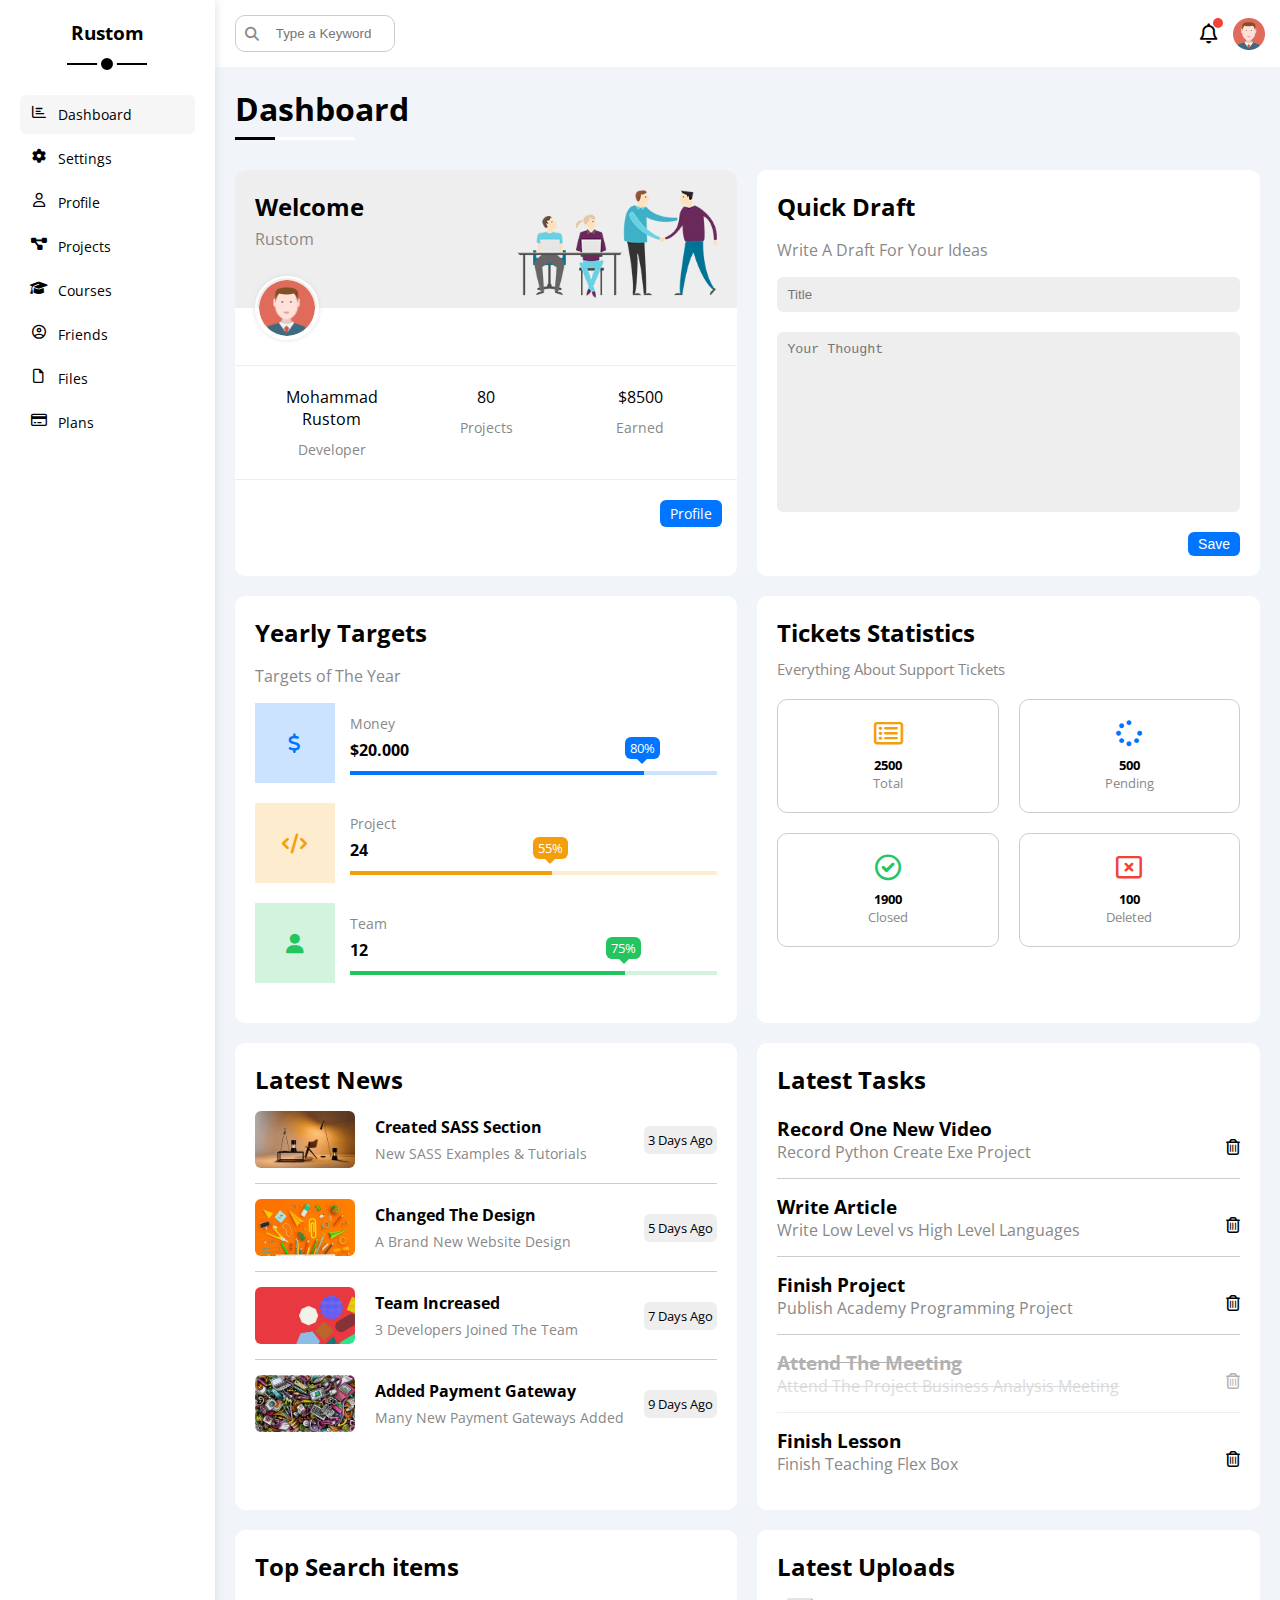
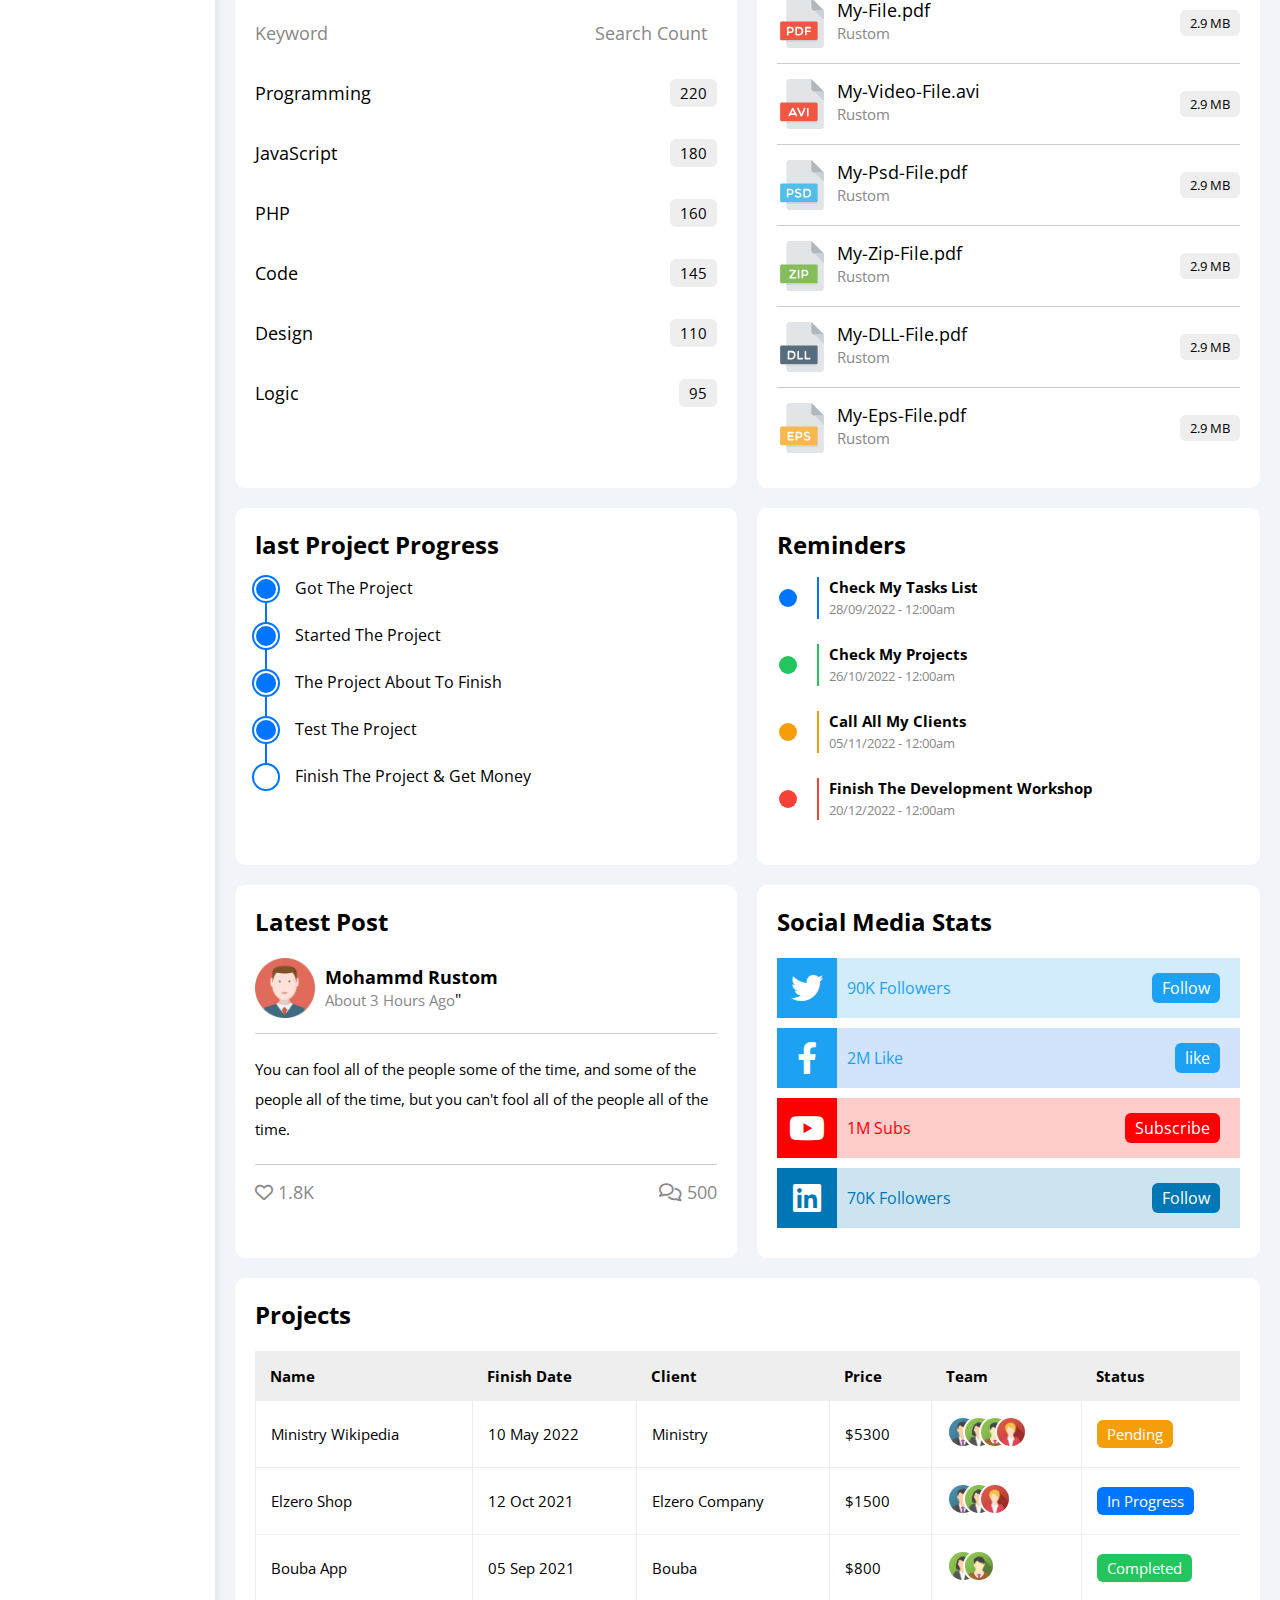
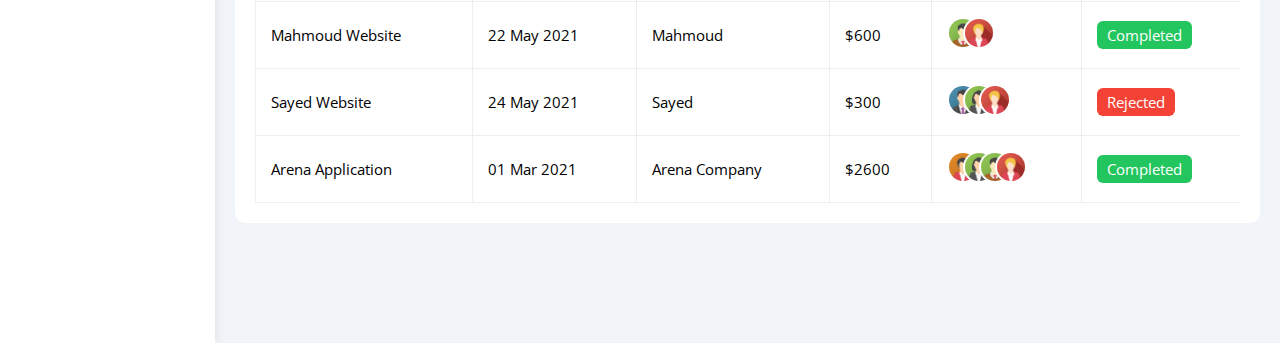
<file: index.html>
<!DOCTYPE html>
<html lang="en">
<head>
    <meta charset="UTF-8">
    <meta name="viewport" content="width=device-width, initial-scale=1.0">
    <meta http-equiv="X-UA-Compatible" content="ie=edge">
    <link rel="stylesheet"  href="css/framework.css"/>
    <link rel="stylesheet"  href="css/master.css"/>
    <link rel="stylesheet"  href="css/all.min.css"/>
    <link rel="preconnect" href="https://fonts.googleapis.com">
<link rel="preconnect" href="https://fonts.gstatic.com" crossorigin>
<link href="https://fonts.googleapis.com/css2?family=Open+Sans:ital,wdth,wght@0,75..100,300..800;1,75..100,300..800&display=swap" rel="stylesheet">
    <title>Rustom-Dashboard</title>
</head>
<body>
    <div class="page d-flex ">
        <div class="sidebar bg-white p-20 p-relative">
            <h3 class="p-relative txt-c mt-0">Rustom</h3>
            <ul>
                <li>
                    <a class="active d-flex align-center fs-14 c-black rad-6 p-10" href="index.html">
                        <i class="fa-regular fa-chart-bar fa-fw"></i>
                        <span>Dashboard</span>
                    </a>
                </li>
                <li>
                    <a class="d-flex align-center fs-14 c-black rad-6 p-10" href="settings.html">
                        <i class="fa-solid fa-gear fa-fw"></i>
                        <span>Settings</span>
                    </a>
                </li>
                <li>
                    <a class="d-flex align-center fs-14 c-black rad-6 p-10" href="profile.html">
                        <i class="fa-regular fa-user fa-fw"></i>
                        <span>Profile</span>
                    </a>
                </li>
                <li>
                    <a class="d-flex align-center fs-14 c-black rad-6 p-10" href="projects.html">
                        <i class="fa-solid fa-diagram-project fa-fw"></i>
                        <span>Projects</span>
                    </a>
                </li>
                <li>
                    <a class="d-flex align-center fs-14 c-black rad-6 p-10" href="courses.html">
                        <i class="fa-solid fa-graduation-cap fa-fw"></i>
                        <span>Courses</span>
                    </a>
                </li>
                <li>
                    <a class="d-flex align-center fs-14 c-black rad-6 p-10" href="friends.html">
                        <i class="fa-regular fa-circle-user fa-fw"></i>
                        <span>Friends</span>
                    </a>
                </li>
                <li>
                    <a class="d-flex align-center fs-14 c-black rad-6 p-10" href="files.html">
                        <i class="fa-regular fa-file fa-fw"></i>
                        <span>Files</span>
                    </a>
                </li>
                <li>
                    <a class="d-flex align-center fs-14 c-black rad-6 p-10" href="plans.html">
                        <i class="fa-regular fa-credit-card fa-fw"></i>
                        <span>Plans</span>
                    </a>
                </li>
            </ul>
        </div>

        <div class="content w-full">
            <!-- start head -->
            <div class="head bg-white p-15 between-flex">
                <div class="search p-relative">
                    <input class="p-10" type="search" placeholder="Type a Keyword">
                </div>
                <div class="icons d-flex align-c">
                    <span class="p-relative notification">
                        <i class="fa-regular fa-bell fa-lg"></i>
                    </span>
                    <img src="imgs/avatar.png" alt="">
                </div>
            </div>
            <!--   end head -->
            <h1 class="p-relative" >Dashboard</h1>
            <div class="wrapper d-grid gap-20">
                <div class="welcome bg-white rad-10 txt-c-mobile block-mobile ">
                    <div class="intro p-20 d-flex space-bet bg-eee">
                        <div>
                            <h2 class="m-0">Welcome</h2>
                            <p class="c-grey mt-5">Rustom</p>
                        </div>
                        <img src="imgs/welcome.png" alt="" class="hide-mobile"/>
                    </div>
                    <img class="avatar" src="imgs/avatar.png" alt="" />
                    <div class="body txt-c d-flex p-20 mt-20 mb-20 block-mobile">
                        <div class="">Mohammad Rustom<span class="d-block c-grey fs-14 mt-10">Developer</span> </div>
                        <div class="">80<span class="d-block c-grey fs-14 mt-10">Projects</span> </div>
                        <div class="">$8500<span class="d-block c-grey fs-14 mt-10">Earned</span> </div>
                    </div>
                    <a href="profile.html" class="visit d-block fs-14 rad-6 bg-blue c-white w-fit btn-shape">Profile</a>
                </div>
                <div class="quick-draft bg-white rad-10 txt-c-mobile block-mobile p-20" >
                    <h2 class="m-0">Quick Draft</h2>
                    <p class="c-grey ">Write A Draft For Your Ideas</p>
                    <form>
                        <input class="d-block mb-20 w-full p-10 b-none bg-eee rad-6" type="text" placeholder="Title">
                        <textarea class="d-block mb-20 w-full p-10 b-none bg-eee rad-6" placeholder="Your Thought"></textarea>
                        <input class="save d-block fs-14 bg-blue c-white b-none w-fit btn-shape rad-6" type="submit" value="Save">
                    </form>
                </div>
                <div class="targets bg-white rad-10 txt-c-mobile block-mobile p-20">
                    <h2 class="m-0">Yearly Targets</h2>
                    <p class="c-grey ">Targets of The Year</p>
                    <div class="blue target-row mb-20 center-flex">
                        <div class="icon center-flex">
                            <i class="fa-solid fa-dollar-sign fa-lg c-blue"></i>
                        </div>
                        <div class="details">
                            <span class="fs-14 c-grey">Money</span>
                            <span class="d-block mt-5 mb-10 fw-bold">$20.000</span>
                            <div class="progress p-relative">
                                <span class="blue bg-blue" style="width:80%">
                                    <span class="bg-blue">80%</span>
                                </span>
                            </div>
                        </div>
                    </div>
                    <div class="orange target-row mb-20 center-flex">
                            <div class="icon center-flex">
                                <i class="fa-solid fa-code fa-lg c-orange"></i>
                            </div>
                            <div class="details">
                                <span class="c-grey fs-14">Project</span>
                                <span class="d-block mt-5 mb-10 fw-bold">24</span>
                                <div class="progress p-relative">
                                    <span class="bg-orange orange" style="width:55%">
                                        <span class="bg-orange">55%</span>
                                    </span>
                                </div>
                            </div>
                    </div>
                    <div class="green target-row mb-20 center-flex">
                                <div class="icon center-flex">
                                    <i class="fa-solid fa-user fa-lg c-green"></i>
                                </div>
                                <div class="details">
                                    <span class="fs-14 c-grey">Team</span>
                                    <span class="d-block mt-5 mb-10 fw-bold">12</span>
                                    <div class="progress p-relative">
                                        <span class="green bg-green" style="width:75%">
                                            <span class="bg-green">75%</span>
                                        </span>
                                    </div>
                                </div>
                    </div>
                </div>
                <div class="tickets tickets p-20 bg-white rad-10">
                    <h2 class="mt-0 mb-10">Tickets Statistics</h2>
                    <p class="c-grey mt-0 mb-20 fs-15">Everything About Support Tickets</p>
                    <div class="d-flex txt-c gap-20 f-wrap">
                        <div class="box p-20 rad-10 fs-13 c-grey">
                            <i class="fa-regular fa-rectangle-list fa-2x mb-10 c-orange"></i>
                            <span class="d-block c-black fw-bold fs-25 mb-5">2500</span>
                            Total
                        </div>
                        <div class="box p-20 rad-10 fs-13 c-grey">
                            <i class="fa-solid fa-spinner fa-2x mb-10 c-blue"></i>
                            <span class="d-block c-black fw-bold fs-25 mb-5">500</span>
                            Pending
                        </div>
                        <div class="box p-20 rad-10 fs-13 c-grey">
                            <i class="fa-regular fa-circle-check fa-2x mb-10 c-green"></i>
                            <span class="d-block c-black fw-bold fs-25 mb-5">1900</span>
                            Closed
                        </div>
                        <div class="box p-20 rad-10 fs-13 c-grey">
                            <i class="fa-regular fa-rectangle-xmark fa-2x mb-10 c-red"></i>
                            <span class="d-block c-black fw-bold fs-25 mb-5">100</span>
                            Deleted
                        </div>
                    </div>
                </div>
                <div class="news bg-white rad-10 txt-c-mobile block-mobile p-20">
                    <h2 class="m-0">Latest News</h2>
                    <div class="line d-flex align-c gap-20 block-mobile txt-c-mobile">
                        <img src="imgs/news-01.png" alt="" class="rad-6 ">
                        <div class="text txt-l mb-20 mt-20 txt-c-mobile">
                            <h3 class="m-0">Created SASS Section</h3>
                            <p class="m-0 mt-5 c-grey fs-14">New SASS Examples & Tutorials</p>
                        </div>
                        <span class="rad-6 bg-eee fs-13">3 Days Ago</span>
                    </div>
                    <div class="line d-flex align-c gap-20 block-mobile txt-c-mobile">
                        <img src="imgs/news-02.png" alt="" class="rad-6 ">
                        <div class="text txt-l mb-20 mt-20 txt-c-mobile">
                            <h3 class="m-0">Changed The Design</h3>
                            <p class="m-0 mt-5 c-grey fs-14">A Brand New Website Design</p>
                        </div>
                        <span class="rad-6 bg-eee fs-13">5 Days Ago</span>
                    </div>
                    <div class="line d-flex align-c gap-20 block-mobile txt-c-mobile">
                        <img src="imgs/news-03.png" alt="" class="rad-6 ">
                        <div class="text txt-l mb-20 mt-20 txt-c-mobile">
                            <h3 class="m-0">Team Increased</h3>
                            <p class="m-0 mt-5 c-grey fs-14">3 Developers Joined The Team</p>
                        </div>
                        <span class="rad-6 bg-eee fs-13">7 Days Ago</span>
                    </div>
                    <div class="line d-flex align-c gap-20 block-mobile txt-c-mobile">
                        <img src="imgs/news-04.png" alt="" class="rad-6 ">
                        <div class="text txt-l mb-20 mt-20 txt-c-mobile">
                            <h3 class="m-0">Added Payment Gateway</h3>
                            <p class="m-0 mt-5 c-grey fs-14">Many New Payment Gateways Added</p>
                        </div>
                        <span class="rad-6 bg-eee fs-13">9 Days Ago</span>
                    </div>
                </div>
                <div class="tasks bg-white rad-10 txt-c-mobile block-mobile p-20">
                        <h2 class="m-0 mb-20">Latest Tasks</h2>
                    <div class="line between-flex">
                        <div class="text">
                            <h3 class="m-0 mb-5 c-black ">Record One New Video</h3>
                            <p class="m-0 c-grey ">Record Python Create Exe Project</p>
                        </div>
                        <i class="fa-regular fa-trash-can delete "></i>
                    </div>
                    <div class="line between-flex">
                        <div class="text">
                            <h3 class="m-0 mb-5 c-black ">Write Article</h3>
                            <p class="m-0 c-grey ">Write Low Level vs High Level Languages</p>
                        </div>
                        <i class="fa-regular fa-trash-can delete "></i>
                    </div>
                    <div class="line between-flex">
                        <div class="text">
                            <h3 class="m-0 mb-5 c-black ">Finish Project</h3>
                            <p class="m-0 c-grey ">Publish Academy Programming Project</p>
                        </div>
                        <i class="fa-regular fa-trash-can delete "></i>
                    </div>
                    <div class="deleted line between-flex">
                        <div class="text">
                            <h3 class="m-0 mb-5 c-black ">Attend The Meeting</h3>
                            <p class="m-0 c-grey ">Attend The Project Business Analysis Meeting</p>
                        </div>
                        <i class="fa-regular fa-trash-can delete "></i>
                    </div>
                    <div class="line between-flex">
                        <div class="text">
                            <h3 class="m-0 mb-5 c-black ">Finish Lesson</h3>
                            <p class="m-0 c-grey ">Finish Teaching Flex Box</p>
                        </div>
                        <i class="fa-regular fa-trash-can delete "></i>
                    </div>
                </div>
                <div class="top-search bg-white rad-10 txt-c-mobile block-mobile p-20">
                        <h2 class="m-0 mb-20">Top Search items</h2>
                    <div class="line between-flex">
                        <p class="c-grey fs-18">Keyword</p>
                        <span class="fs-18 c-grey btn-shape ">Search Count</span>
                    </div>
                    <div class="line between-flex">
                        <p class="fs-18">Programming</p>
                        <span class="fs-15 rad-6  btn-shape c-black bg-eee">220</span>
                    </div>
                    <div class="line between-flex">
                        <p class="fs-18">JavaScript</p>
                        <span class="fs-15 rad-6  btn-shape c-black bg-eee">180</span>
                    </div>
                    <div class="line between-flex">
                        <p class="fs-18">PHP</p>
                        <span class="fs-15 rad-6  btn-shape c-black bg-eee">160</span>
                    </div>
                    <div class="line between-flex">
                        <p class="fs-18">Code</p>
                        <span class="fs-15 rad-6  btn-shape c-black bg-eee">145</span>
                    </div>
                    <div class="line between-flex">
                        <p class="fs-18">Design</p>
                        <span class="fs-15 rad-6  btn-shape c-black bg-eee">110</span>
                    </div>
                    <div class="line between-flex">
                        <p class="fs-18">Logic</p>
                        <span class="fs-15 rad-6  btn-shape c-black bg-eee">95</span>
                    </div>
                </div>
                <div class="uploads bg-white rad-10 txt-c-mobile block-mobile p-20">
                    <h2 class="m-0">Latest Uploads</h2>
                    <ul class="m-0">
                        <li class="between-flex">
                            <div class="info d-flex">
                                <img src="imgs/pdf.svg" alt="">
                                <div class="text">
                                    <p class="m-0 fs-18">My-File.pdf</p>
                                    <span class="fs-15 c-grey m-0">Rustom</span>
                                </div>
                            </div>
                            <div class="size bg-eee rad-6 btn-shape fs-13">2.9 MB</div>
                        </li>
                        <li class="between-flex">
                            <div class="info d-flex">
                                <img src="imgs/avi.svg" alt="">
                                <div class="text">
                                    <p class="m-0 fs-18">My-Video-File.avi</p>
                                    <span class="fs-15 c-grey m-0">Rustom</span>
                                </div>
                            </div>
                            <div class="size bg-eee rad-6 btn-shape fs-13">2.9 MB</div>
                        </li>
                        <li class="between-flex">
                            <div class="info d-flex">
                                <img src="imgs/psd.svg" alt="">
                                <div class="text">
                                    <p class="m-0 fs-18">My-Psd-File.pdf</p>
                                    <span class="fs-15 c-grey m-0">Rustom</span>
                                </div>
                            </div>
                            <div class="size bg-eee rad-6 btn-shape fs-13">2.9 MB</div>
                        </li>
                        <li class="between-flex">
                            <div class="info d-flex">
                                <img src="imgs/zip.svg" alt="">
                                <div class="text">
                                    <p class="m-0 fs-18">My-Zip-File.pdf</p>
                                    <span class="fs-15 c-grey m-0">Rustom</span>
                                </div>
                            </div>
                            <div class="size bg-eee rad-6 btn-shape fs-13">2.9 MB</div>
                        </li>
                        <li class="between-flex">
                            <div class="info d-flex">
                                <img src="imgs/dll.svg" alt="">
                                <div class="text">
                                    <p class="m-0 fs-18">My-DLL-File.pdf</p>
                                    <span class="fs-15 c-grey m-0">Rustom</span>
                                </div>
                            </div>
                            <div class="size bg-eee rad-6 btn-shape fs-13">2.9 MB</div>
                        </li>
                        <li class="between-flex">
                            <div class="info d-flex">
                                <img src="imgs/eps.svg" alt="">
                                <div class="text">
                                    <p class="m-0 fs-18">My-Eps-File.pdf</p>
                                    <span class="fs-15 c-grey m-0">Rustom</span>
                                </div>
                            </div>
                            <div class="size bg-eee rad-6 btn-shape fs-13">2.9 MB</div>
                        </li>
                    </ul>
                </div>
                <div class="project bg-white rad-10 block-mobile p-20">
                    <h2 class="m-0">last Project Progress</h2>
                    <ul class="p-relative">
                        <li class="p-relative mt-25">Got The Project</li>
                        <li class="p-relative mt-25">Started The Project</li>
                        <li class="p-relative mt-25">The Project About To Finish</li>
                        <li class="p-relative mt-25">Test The Project</li>
                        <li class="p-relative mt-25">Finish The Project & Get Money</li>
                    </ul>
                </div>
                <div class="reminder bg-white rad-10 txt-c-mobile block-mobile p-20">
                    <h2 class="m-0">Reminders</h2>
                    <ul class="p-relative">
                        <li class="p-relative mt-25 d-flex blue">
                        <span class="dot bg-blue"></span>
                        <div>
                            <span class="d-block c-black fs-15 fw-bold">Check My Tasks List</span>
                            <span class="c-grey fs-13">28/09/2022 - 12:00am</span>
                        </div>
                        </li>
                        <li class="p-relative mt-25 d-flex green">
                        <span class="dot bg-green"></span>
                        <div>
                            <span class="d-block c-black fs-15 fw-bold">Check My Projects</span>
                            <span class="c-grey fs-13">26/10/2022 - 12:00am</span>
                        </div>
                        </li>
                        <li class="p-relative mt-25 d-flex orange">
                        <span class="dot bg-orange"></span>
                        <div>
                            <span class="d-block c-black fs-15 fw-bold">Call All My Clients</span>
                            <span class="c-grey fs-13">05/11/2022 - 12:00am</span>
                        </div>
                        </li>
                        <li class="p-relative mt-25 d-flex red">
                        <span class="dot bg-red"></span>
                            <div>
                            <span class="d-block c-black fs-15 fw-bold">Finish The Development Workshop</span>
                            <span class="c-grey fs-13">20/12/2022 - 12:00am</span>
                        </div>
                        </li>
                    </ul>
                </div>
                <div class="post bg-white rad-10  p-20">
                    <h2 class="m-0">Latest Post</h2>
                    <div class="head center-flex mt-20 ">
                        <img src="imgs/avatar.png" alt="" >
                        <div class="info flex-1 block-mobile">
                            <p class="fw-bold fs-18 d-block m-0">Mohammd Rustom</p>
                            <span class="c-grey fs-15 m-0">About 3 Hours Ago</span>"
                        </div>
                    </div>
                    <div class="body m-0 p-0">
                        <p class="lh-2 c-black fs-15">
                            You can fool all of the people some of the time, 
                            and some of the people all of the time, 
                            but you can't fool all of the people all of the time.
                        </p>
                    </div>
                    <div class="footer between-flex">
                        <div class="center-flex ">
                            <i class="fa-regular fa-heart c-grey fs-13 mr-5 fs-18"></i>
                            <span class="c-grey fs-18">1.8K</span>
                        </div>
                        <div class="center-flex">
                            <i class="fa-regular fa-comments c-grey fs-13 mr-5 fs-18"></i>
                            <span class="c-grey fs-18">500</span>
                        </div>
                    </div>
                </div>
                <div class="social bg-white rad-10 txt-c-mobile block-mobile p-20">
                    <h2 class="m-0">Social Media Stats</h2>
                    <div class="contents mt-20 ">
                        <div class="line twitter d-flex align-c">
                            <div class="icon">
                                <i class="fa-brands fa-twitter fa-2x c-white h-full center-flex"></i>
                            </div>
                            <p class="">90K Followers</p>
                            <a href="#" class="btn-shape c-white rad-6 mr-20">Follow</a>
                        </div>
                        <div class="line facebook d-flex align-c">
                            <div class="icon">
                                <i class="fa-brands fa-facebook-f fa-2x c-white h-full center-flex"></i>
                            </div>
                            <p class="">2M Like</p>
                            <a href="#" class="btn-shape c-white rad-6 mr-20">like</a>
                        </div>
                        <div class="line youtube d-flex align-c">
                            <div class="icon">
                                <i class="fa-brands fa-youtube fa-2x c-white h-full center-flex"></i>
                            </div>
                            <p class="">1M Subs</p>
                            <a href="#" class="btn-shape c-white rad-6 mr-20">Subscribe</a>
                        </div>
                        <div class="line linkedin d-flex align-c">
                            <div class="icon">
                                <i class="fa-brands fa-linkedin fa-2x c-white h-full center-flex"></i>
                            </div>
                            <p class="">70K Followers</p>
                            <a href="#" class="btn-shape c-white rad-6 mr-20">Follow</a>
                        </div>
                    </div>
                </div>
            </div>
            <!-- start project table -->
            <div class="projects p-20 rad-10 bg-white m-20">
                <h2 class="mt-0 mb-20">Projects</h2>
                <div class="responsive-table">
                    <table class="fs-15 w-full">
                        <thead>
                            <tr>
                                <td>Name</td>
                                <td>Finish Date</td>
                                <td>Client</td>
                                <td>Price</td>
                                <td>Team</td>
                                <td>Status</td>
                            </tr>
                        </thead>
                        <tbody>
                            <tr>
                                <td>Ministry Wikipedia</td>
                                <td>10 May 2022</td>
                                <td>Ministry</td>
                                <td>$5300</td>
                                <td>
                                    <img src="imgs/team-01.png" alt="">
                                    <img src="imgs/team-02.png" alt="">
                                    <img src="imgs/team-03.png" alt="">
                                    <img src="imgs/team-05.png" alt="">
                                </td>
                                <td><span class="label bg-orange c-white btn-shape">Pending</span></td>
                            </tr>
                            <tr>
                                <td>Elzero Shop</td>
                                <td>12 Oct 2021</td>
                                <td>Elzero Company</td>
                                <td>$1500</td>
                                <td>
                                    <img src="imgs/team-01.png" alt="">
                                    <img src="imgs/team-02.png" alt="">
                                    <img src="imgs/team-05.png" alt="">
                                </td>
                                <td><span class="label bg-blue c-white btn-shape">In Progress</span></td>
                            </tr>
                            <tr>
                                <td>Bouba App</td>
                                <td>05 Sep 2021</td>
                                <td>Bouba</td>
                                <td>$800</td>
                                <td>
                                    <img src="imgs/team-02.png" alt="">
                                    <img src="imgs/team-03.png" alt="">
                                </td>
                                <td><span class="label bg-green c-white btn-shape">Completed</span></td>
                            </tr>
                            <tr>
                                <td>Mahmoud Website</td>
                                <td>22 May 2021</td>
                                <td>Mahmoud</td>
                                <td>$600</td>
                                <td>
                                    <img src="imgs/team-03.png" alt="">
                                    <img src="imgs/team-05.png" alt="">
                                </td>
                                <td><span class="label bg-green c-white btn-shape">Completed</span></td>
                            </tr>
                            <tr>
                                <td>Sayed Website</td>
                                <td>24 May 2021</td>
                                <td>Sayed</td>
                                <td>$300</td>
                                <td>
                                    <img src="imgs/team-01.png" alt="">
                                    <img src="imgs/team-02.png" alt="">
                                    <img src="imgs/team-05.png" alt="">
                                </td>
                                <td><span class="label bg-red c-white btn-shape">Rejected</span></td>
                            </tr>
                            <tr>
                                <td>Arena Application</td>
                                <td>01 Mar 2021</td>
                                <td>Arena Company</td>
                                <td>$2600</td>
                                <td>
                                    <img src="imgs/team-04.png" alt="">
                                    <img src="imgs/team-02.png" alt="">
                                    <img src="imgs/team-03.png" alt="">
                                    <img src="imgs/team-05.png" alt="">
                                </td>
                                <td><span class="label bg-green c-white btn-shape">Completed</span></td>
                            </tr>
                        </tbody>
                    </table>
                </div>
            </div>
            <!--   end project table -->

        </div>
    </div>
</body>
</html>
</file>
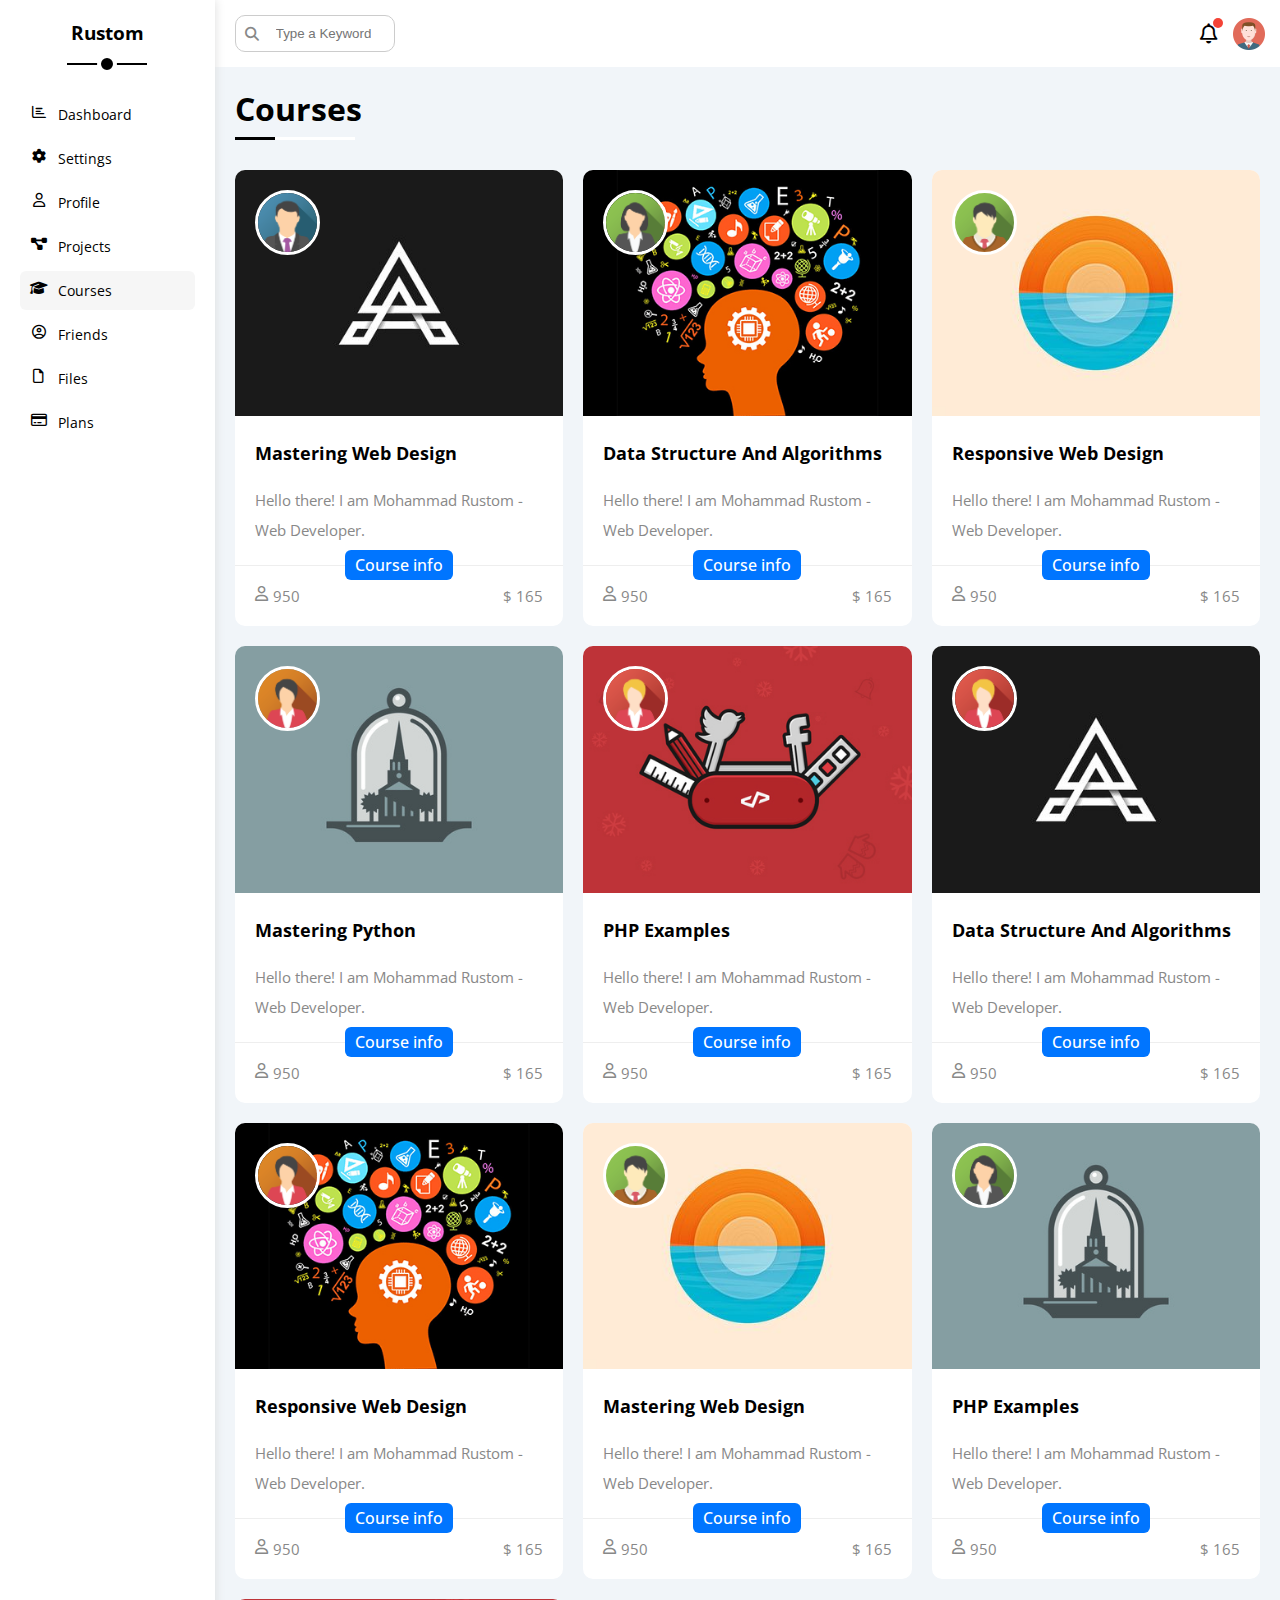
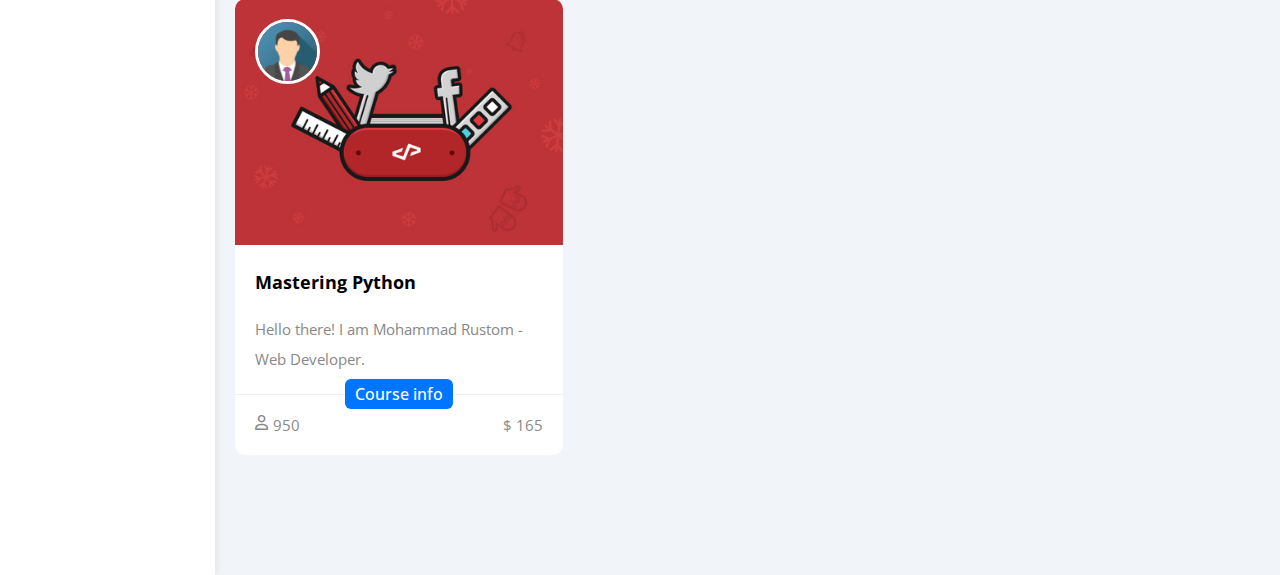
<file: courses.html>
<!DOCTYPE html>
<html lang="en">
<head>
    <meta charset="UTF-8">
    <meta name="viewport" content="width=device-width, initial-scale=1.0">
    <meta http-equiv="X-UA-Compatible" content="ie=edge">
    <link rel="stylesheet"  href="css/all.min.css"/>
    <link rel="stylesheet"  href="css/framework.css"/>
    <link rel="stylesheet"  href="css/master.css"/>
    <link rel="preconnect" href="https://fonts.googleapis.com">
<link rel="preconnect" href="https://fonts.gstatic.com" crossorigin>
<link href="https://fonts.googleapis.com/css2?family=Open+Sans:ital,wdth,wght@0,75..100,300..800;1,75..100,300..800&display=swap" rel="stylesheet">
    <title>Rustom-Courses</title>
</head>
<body>
    <div class="page d-flex ">
        <div class="sidebar bg-white p-20 p-relative">
            <h3 class="p-relative txt-c mt-0">Rustom</h3>
            <ul>
                <li>
                    <a class="d-flex align-center fs-14 c-black rad-6 p-10" href="index.html">
                        <i class="fa-regular fa-chart-bar fa-fw"></i>
                        <span>Dashboard</span>
                    </a>
                </li>
                <li>
                    <a class=" d-flex align-center fs-14 c-black rad-6 p-10" href="settings.html">
                        <i class="fa-solid fa-gear fa-fw"></i>
                        <span>Settings</span>
                    </a>
                </li>
                <li>
                  <a class="d-flex align-center fs-14 c-black rad-6 p-10" href="profile.html">
                        <i class="fa-regular fa-user fa-fw"></i>
                        <span>Profile</span>
                    </a>
                </li>
                <li>
                    <a class="d-flex align-center fs-14 c-black rad-6 p-10" href="projects.html">
                        <i class="fa-solid fa-diagram-project fa-fw"></i>
                        <span>Projects</span>
                    </a>
                </li>
                <li>
                    <a class="active d-flex align-center fs-14 c-black rad-6 p-10" href="courses.html">
                        <i class="fa-solid fa-graduation-cap fa-fw"></i>
                        <span>Courses</span>
                    </a>
                </li>
                <li>
                    <a class="d-flex align-center fs-14 c-black rad-6 p-10" href="friends.html">
                        <i class="fa-regular fa-circle-user fa-fw"></i>
                        <span>Friends</span>
                    </a>
                </li>
                <li>
                    <a class="d-flex align-center fs-14 c-black rad-6 p-10" href="files.html">
                        <i class="fa-regular fa-file fa-fw"></i>
                        <span>Files</span>
                  </a>
                </li>
                <li>
                  <a class="d-flex align-center fs-14 c-black rad-6 p-10" href="plans.html">
                        <i class="fa-regular fa-credit-card fa-fw"></i>
                        <span>Plans</span>
                  </a>
                </li>
            </ul>
      </div>

      <div class="content w-full">
            <!-- start head -->
            <div class="head bg-white p-15 between-flex">
              <div class="search p-relative">
                  <input class="p-10" type="search" placeholder="Type a Keyword">
              </div>
              <div class="icons d-flex align-c">
                  <span class="p-relative notification">
                        <i class="fa-regular fa-bell fa-lg"></i>
                  </span>
                  <img src="imgs/avatar.png" alt="">
              </div>
            </div>
            <!--   end head -->
            <h1 class="p-relative" >Courses</h1>
            <div class="courses-page d-grid gap-20 m-20">
              <div class="part overflow-h bg-white rad-10 p-relative">
                <img src="imgs/course-01.jpg" alt="" class="cover">
                <img src="imgs/team-01.png" alt="" class="avatar">
                <div class="text p-20">
                  <h3 class="fs-18 m-0 mb-20">Mastering Web Design</h3>
                  <p class="lh-2 c-grey fs-15 m-0">
                    Hello there!
                    I am Mohammad Rustom - Web Developer.
                  </p>
                  <span class="btn-shape bg-blue c-white fw-500">Course info</span>
                </div>
                <div class="footer between-flex c-grey fs-15 p-20">
                  <div class="d-flex">
                    <i class="fa-regular fa-user mr-5"></i>
                    <span>950</span>
                  </div>
                  <span>$ 165</span>
                </div>
              </div>
              <div class="part overflow-h bg-white rad-10 p-relative">
                <img src="imgs/course-02.jpg" alt="" class="cover">
                <img src="imgs/team-02.png" alt="" class="avatar">
                <div class="text p-20">
                  <h3 class="fs-18 m-0 mb-20">Data Structure And Algorithms</h3>
                  <p class="lh-2 c-grey fs-15 m-0">
                    Hello there!
                    I am Mohammad Rustom - Web Developer.
                  </p>
                  <span class="btn-shape bg-blue c-white fw-500">Course info</span>
                </div>
                <div class="footer between-flex c-grey fs-15 p-20">
                  <div class="d-flex">
                    <i class="fa-regular fa-user mr-5"></i>
                    <span>950</span>
                  </div>
                  <span>$ 165</span>
                </div>
              </div>
              <div class="part overflow-h bg-white rad-10 p-relative">
                <img src="imgs/course-03.jpg" alt="" class="cover">
                <img src="imgs/team-03.png" alt="" class="avatar">
                <div class="text p-20">
                  <h3 class="fs-18 m-0 mb-20">Responsive Web Design</h3>
                  <p class="lh-2 c-grey fs-15 m-0">
                    Hello there!
                    I am Mohammad Rustom - Web Developer.
                  </p>
                  <span class="btn-shape bg-blue c-white fw-500">Course info</span>
                </div>
                <div class="footer between-flex c-grey fs-15 p-20">
                  <div class="d-flex">
                    <i class="fa-regular fa-user mr-5"></i>
                    <span>950</span>
                  </div>
                  <span>$ 165</span>
                </div>
              </div>
              <div class="part overflow-h bg-white rad-10 p-relative">
                <img src="imgs/course-04.jpg" alt="" class="cover">
                <img src="imgs/team-04.png" alt="" class="avatar">
                <div class="text p-20">
                  <h3 class="fs-18 m-0 mb-20">Mastering Python</h3>
                  <p class="lh-2 c-grey fs-15 m-0">
                    Hello there!
                    I am Mohammad Rustom - Web Developer.
                  </p>
                  <span class="btn-shape bg-blue c-white fw-500">Course info</span>
                </div>
                <div class="footer between-flex c-grey fs-15 p-20">
                  <div class="d-flex">
                    <i class="fa-regular fa-user mr-5"></i>
                    <span>950</span>
                  </div>
                  <span>$ 165</span>
                </div>
              </div>
              <div class="part overflow-h bg-white rad-10 p-relative">
                <img src="imgs/course-05.jpg" alt="" class="cover">
                <img src="imgs/team-05.png" alt="" class="avatar">
                <div class="text p-20">
                  <h3 class="fs-18 m-0 mb-20">PHP Examples</h3>
                  <p class="lh-2 c-grey fs-15 m-0">
                    Hello there!
                    I am Mohammad Rustom - Web Developer.
                  </p>
                  <span class="btn-shape bg-blue c-white fw-500">Course info</span>
                </div>
                <div class="footer between-flex c-grey fs-15 p-20">
                  <div class="d-flex">
                    <i class="fa-regular fa-user mr-5"></i>
                    <span>950</span>
                  </div>
                  <span>$ 165</span>
                </div>
              </div>
              <div class="part overflow-h bg-white rad-10 p-relative">
                <img src="imgs/course-01.jpg" alt="" class="cover">
                <img src="imgs/team-05.png" alt="" class="avatar">
                <div class="text p-20">
                  <h3 class="fs-18 m-0 mb-20">Data Structure And Algorithms</h3>
                  <p class="lh-2 c-grey fs-15 m-0">
                    Hello there!
                    I am Mohammad Rustom - Web Developer.
                  </p>
                  <span class="btn-shape bg-blue c-white fw-500">Course info</span>
                </div>
                <div class="footer between-flex c-grey fs-15 p-20">
                  <div class="d-flex">
                    <i class="fa-regular fa-user mr-5"></i>
                    <span>950</span>
                  </div>
                  <span>$ 165</span>
                </div>
              </div>
              <div class="part overflow-h bg-white rad-10 p-relative">
                <img src="imgs/course-02.jpg" alt="" class="cover">
                <img src="imgs/team-04.png" alt="" class="avatar">
                <div class="text p-20">
                  <h3 class="fs-18 m-0 mb-20">Responsive Web Design</h3>
                  <p class="lh-2 c-grey fs-15 m-0">
                    Hello there!
                    I am Mohammad Rustom - Web Developer.
                  </p>
                  <span class="btn-shape bg-blue c-white fw-500">Course info</span>
                </div>
                <div class="footer between-flex c-grey fs-15 p-20">
                  <div class="d-flex">
                    <i class="fa-regular fa-user mr-5"></i>
                    <span>950</span>
                  </div>
                  <span>$ 165</span>
                </div>
              </div>
              <div class="part overflow-h bg-white rad-10 p-relative">
                <img src="imgs/course-03.jpg" alt="" class="cover">
                <img src="imgs/team-03.png" alt="" class="avatar">
                <div class="text p-20">
                  <h3 class="fs-18 m-0 mb-20">Mastering Web Design</h3>
                  <p class="lh-2 c-grey fs-15 m-0">
                    Hello there!
                    I am Mohammad Rustom - Web Developer.
                  </p>
                  <span class="btn-shape bg-blue c-white fw-500">Course info</span>
                </div>
                <div class="footer between-flex c-grey fs-15 p-20">
                  <div class="d-flex">
                    <i class="fa-regular fa-user mr-5"></i>
                    <span>950</span>
                  </div>
                  <span>$ 165</span>
                </div>
              </div>
              <div class="part overflow-h bg-white rad-10 p-relative">
                <img src="imgs/course-04.jpg" alt="" class="cover">
                <img src="imgs/team-02.png" alt="" class="avatar">
                <div class="text p-20">
                  <h3 class="fs-18 m-0 mb-20">PHP Examples</h3>
                  <p class="lh-2 c-grey fs-15 m-0">
                    Hello there!
                    I am Mohammad Rustom - Web Developer.
                  </p>
                  <span class="btn-shape bg-blue c-white fw-500">Course info</span>
                </div>
                <div class="footer between-flex c-grey fs-15 p-20">
                  <div class="d-flex">
                    <i class="fa-regular fa-user mr-5"></i>
                    <span>950</span>
                  </div>
                  <span>$ 165</span>
                </div>
              </div>
              <div class="part overflow-h bg-white rad-10 p-relative">
                <img src="imgs/course-05.jpg" alt="" class="cover">
                <img src="imgs/team-01.png" alt="" class="avatar">
                <div class="text p-20">
                  <h3 class="fs-18 m-0 mb-20">Mastering Python</h3>
                  <p class="lh-2 c-grey fs-15 m-0">
                    Hello there!
                    I am Mohammad Rustom - Web Developer.
                  </p>
                  <span class="btn-shape bg-blue c-white fw-500">Course info</span>
                </div>
                <div class="footer between-flex c-grey fs-15 p-20">
                  <div class="d-flex">
                    <i class="fa-regular fa-user mr-5"></i>
                    <span>950</span>
                  </div>
                  <span>$ 165</span>
                </div>
              </div>
              
            </div>
        </div>
</body>
</html>
                <!-- <label class="center-flex">
                    <input class="toggle-checkbox" type="checkbox" checked>
                    <div class="toggle-switch"></div>
                </label> -->

                <!-- <label class="center-flex">
                    <input class="thick-toggle-checkbox" type="checkbox" checked>
                    <div class="thick-toggle-switch"></div>
                </label> -->
</file>
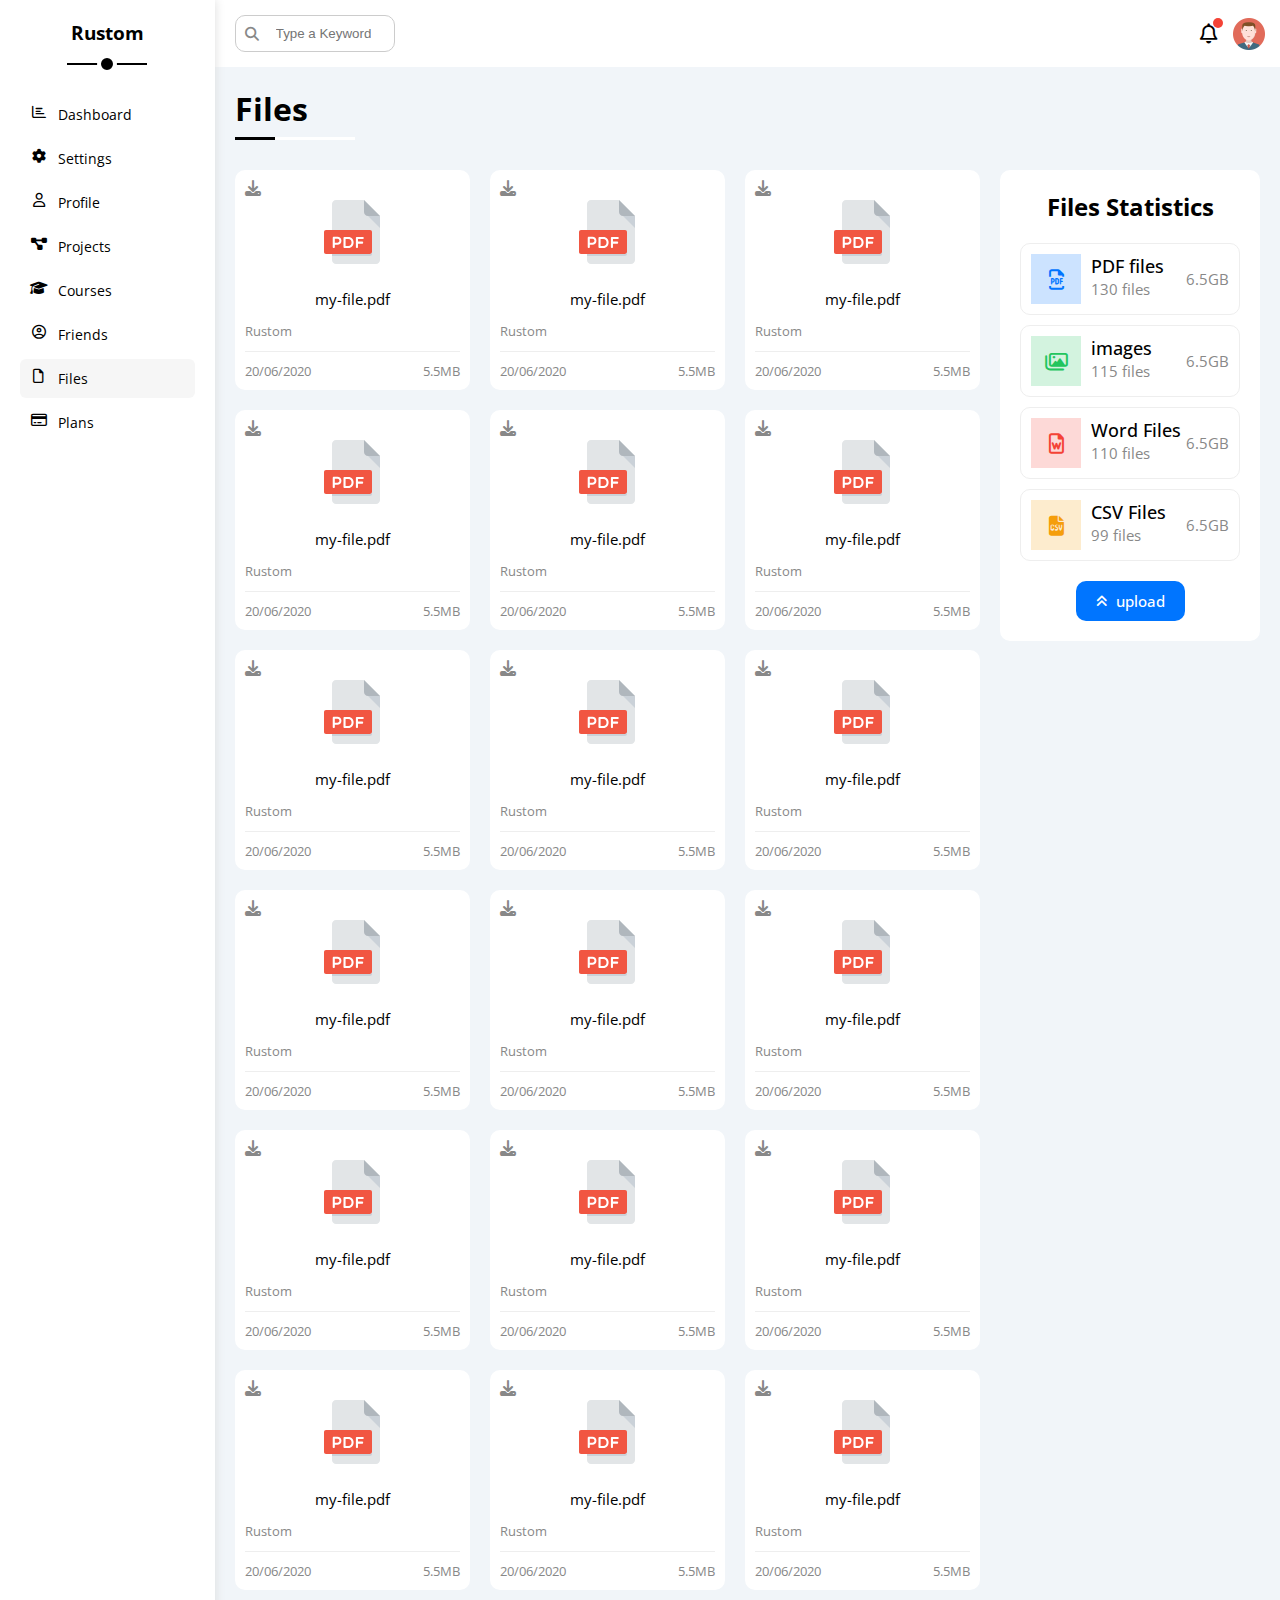
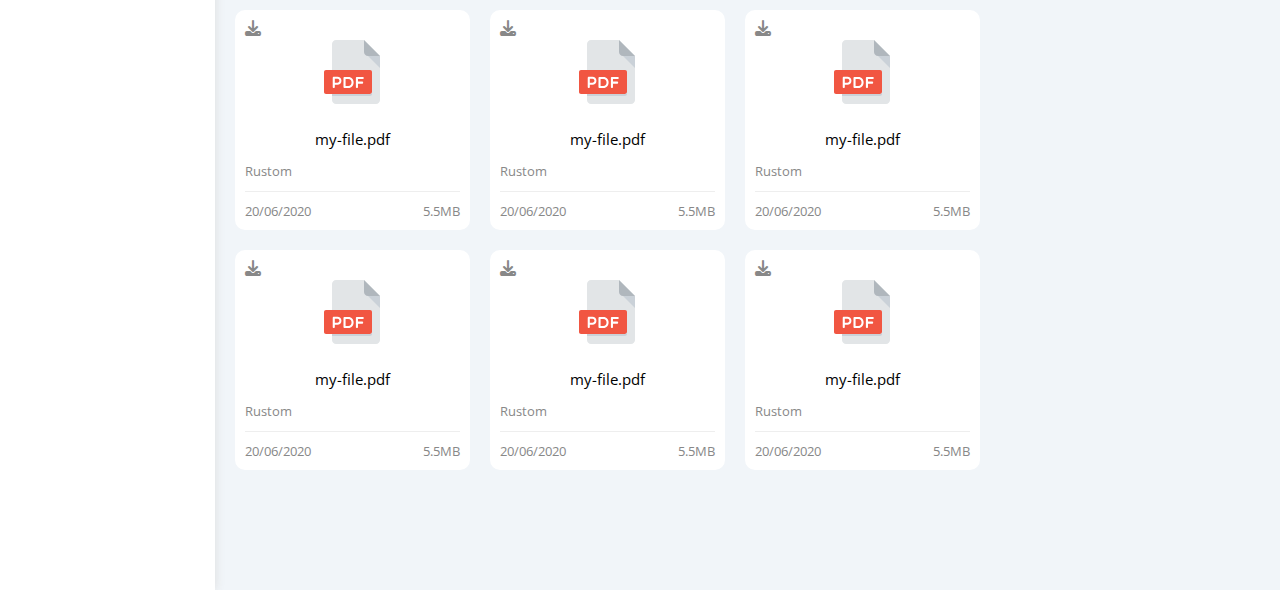
<file: files.html>
<!DOCTYPE html>
<html lang="en">
<head>
    <meta charset="UTF-8">
    <meta name="viewport" content="width=device-width, initial-scale=1.0">
    <meta http-equiv="X-UA-Compatible" content="ie=edge">
    <link rel="stylesheet"  href="css/all.min.css"/>
    <link rel="stylesheet"  href="css/framework.css"/>
    <link rel="stylesheet"  href="css/master.css"/>
    <link rel="preconnect" href="https://fonts.googleapis.com">
<link rel="preconnect" href="https://fonts.gstatic.com" crossorigin>
<link href="https://fonts.googleapis.com/css2?family=Open+Sans:ital,wdth,wght@0,75..100,300..800;1,75..100,300..800&display=swap" rel="stylesheet">
    <title>Rustom-Files</title>
</head>
<body>
    <div class="page d-flex ">
        <div class="sidebar bg-white p-20 p-relative">
            <h3 class="p-relative txt-c mt-0">Rustom</h3>
            <ul>
                <li>
                    <a class="d-flex align-center fs-14 c-black rad-6 p-10" href="index.html">
                        <i class="fa-regular fa-chart-bar fa-fw"></i>
                        <span>Dashboard</span>
                    </a>
                </li>
                <li>
                    <a class=" d-flex align-center fs-14 c-black rad-6 p-10" href="settings.html">
                        <i class="fa-solid fa-gear fa-fw"></i>
                        <span>Settings</span>
                    </a>
                </li>
                <li>
                  <a class="d-flex align-center fs-14 c-black rad-6 p-10" href="profile.html">
                        <i class="fa-regular fa-user fa-fw"></i>
                        <span>Profile</span>
                    </a>
                </li>
                <li>
                    <a class="d-flex align-center fs-14 c-black rad-6 p-10" href="projects.html">
                        <i class="fa-solid fa-diagram-project fa-fw"></i>
                        <span>Projects</span>
                    </a>
                </li>
                <li>
                    <a class="d-flex align-center fs-14 c-black rad-6 p-10" href="courses.html">
                        <i class="fa-solid fa-graduation-cap fa-fw"></i>
                        <span>Courses</span>
                    </a>
                </li>
                <li>
                    <a class="d-flex align-center fs-14 c-black rad-6 p-10" href="friends.html">
                        <i class="fa-regular fa-circle-user fa-fw"></i>
                        <span>Friends</span>
                    </a>
                </li>
                <li>
                    <a class="active d-flex align-center fs-14 c-black rad-6 p-10" href="files.html">
                        <i class="fa-regular fa-file fa-fw"></i>
                        <span>Files</span>
                  </a>
                </li>
                <li>
                  <a class="d-flex align-center fs-14 c-black rad-6 p-10" href="plans.html">
                        <i class="fa-regular fa-credit-card fa-fw"></i>
                        <span>Plans</span>
                  </a>
                </li>
            </ul>
      </div>

      <div class="content w-full">
            <!-- start head -->
            <div class="head bg-white p-15 between-flex">
              <div class="search p-relative">
                  <input class="p-10" type="search" placeholder="Type a Keyword">
              </div>
              <div class="icons d-flex align-c">
                  <span class="p-relative notification">
                        <i class="fa-regular fa-bell fa-lg"></i>
                  </span>
                  <img src="imgs/avatar.png" alt="">
              </div>
            </div>
            <!--   end head -->
            <h1 class="p-relative" >Files</h1>
            <div class="files-page d-flex gap-20 m-20">
              <div class="stat bg-white p-20 rad-10">
                <h2 class=" m-0 mb-20 txt-c">Files Statistics</h2>
                <div class="box">
                  <div class="line p-10 d-flex blue">
                    <i class="fa-regular fa-file-pdf fa-lg blue center-flex c-blue icon mr-10"></i>
                    <div class="text flex-1">
                      <p class="fs-18 fw-500 m-0">PDF files</p>
                      <span class="fs-15 c-grey m-0">130 files</span>
                    </div>
                    <span class="fs-15 c-grey m-0 d-flex align-c">6.5GB</span>
                  </div>
                  <div class="line p-10 d-flex green">
                    <i class="fa-regular fa-images fa-lg green center-flex c-green icon mr-10"></i>
                    <div class="text flex-1">
                      <p class="fs-18 fw-500 m-0">images</p>
                      <span class="fs-15 c-grey m-0">115 files</span>
                    </div>
                    <span class="fs-15 c-grey m-0 d-flex align-c">6.5GB</span>
                  </div>
                  <div class="line p-10 d-flex red">
                    <i class="fa-regular fa-file-word fa-lg red center-flex c-red icon mr-10"></i>
                    <div class="text flex-1">
                      <p class="fs-18 fw-500 m-0">Word Files</p>
                      <span class="fs-15 c-grey m-0">110 files</span>
                    </div>
                    <span class="fs-15 c-grey m-0 d-flex align-c">6.5GB</span>
                  </div>
                  <div class="line p-10 d-flex orange">
                    <i class="fa-solid fa-file-csv fa-lg orange center-flex c-orange icon mr-10"></i>
                    <div class="text flex-1">
                      <p class="fs-18 fw-500 m-0">CSV Files</p>
                      <span class="fs-15 c-grey m-0">99 files</span>
                    </div>
                    <span class="fs-15 c-grey m-0 d-flex align-c">6.5GB</span>
                  </div>
                </div>
                <a href="#" class="bg-blue c-white fs-15 p-relative fw-500">upload
                  <i class="fa-solid fa-angles-up mr-10"></i>
                </a>
              </div>
              <div class="files d-grid gap-20">
                <div class="file bg-white rad-10 p-10 w-full">
                  <i class="fa-solid fa-download c-grey p-absolute"></i>
                  <div class="image txt-c">
                    <img src="imgs/pdf.svg">
                    <p class="fs-15 m-0">my-file.pdf</p>
                  </div>
                  <span class="fs-13 c-grey m-0">Rustom</span>
                  <div class="footer between-flex">
                    <span class="fs-13 c-grey m-0">20/06/2020</span>
                    <span class="fs-13 c-grey m-0">5.5MB</span>
                  </div>
                </div>
                <div class="file bg-white rad-10 p-10 w-full">
                  <i class="fa-solid fa-download c-grey p-absolute"></i>
                  <div class="image txt-c">
                    <img src="imgs/pdf.svg">
                    <p class="fs-15 m-0">my-file.pdf</p>
                  </div>
                  <span class="fs-13 c-grey m-0">Rustom</span>
                  <div class="footer between-flex">
                    <span class="fs-13 c-grey m-0">20/06/2020</span>
                    <span class="fs-13 c-grey m-0">5.5MB</span>
                  </div>
                </div>
                <div class="file bg-white rad-10 p-10 w-full">
                  <i class="fa-solid fa-download c-grey p-absolute"></i>
                  <div class="image txt-c">
                    <img src="imgs/pdf.svg">
                    <p class="fs-15 m-0">my-file.pdf</p>
                  </div>
                  <span class="fs-13 c-grey m-0">Rustom</span>
                  <div class="footer between-flex">
                    <span class="fs-13 c-grey m-0">20/06/2020</span>
                    <span class="fs-13 c-grey m-0">5.5MB</span>
                  </div>
                </div>
                <div class="file bg-white rad-10 p-10 w-full">
                  <i class="fa-solid fa-download c-grey p-absolute"></i>
                  <div class="image txt-c">
                    <img src="imgs/pdf.svg">
                    <p class="fs-15 m-0">my-file.pdf</p>
                  </div>
                  <span class="fs-13 c-grey m-0">Rustom</span>
                  <div class="footer between-flex">
                    <span class="fs-13 c-grey m-0">20/06/2020</span>
                    <span class="fs-13 c-grey m-0">5.5MB</span>
                  </div>
                </div>
                <div class="file bg-white rad-10 p-10 w-full">
                  <i class="fa-solid fa-download c-grey p-absolute"></i>
                  <div class="image txt-c">
                    <img src="imgs/pdf.svg">
                    <p class="fs-15 m-0">my-file.pdf</p>
                  </div>
                  <span class="fs-13 c-grey m-0">Rustom</span>
                  <div class="footer between-flex">
                    <span class="fs-13 c-grey m-0">20/06/2020</span>
                    <span class="fs-13 c-grey m-0">5.5MB</span>
                  </div>
                </div>
                <div class="file bg-white rad-10 p-10 w-full">
                  <i class="fa-solid fa-download c-grey p-absolute"></i>
                  <div class="image txt-c">
                    <img src="imgs/pdf.svg">
                    <p class="fs-15 m-0">my-file.pdf</p>
                  </div>
                  <span class="fs-13 c-grey m-0">Rustom</span>
                  <div class="footer between-flex">
                    <span class="fs-13 c-grey m-0">20/06/2020</span>
                    <span class="fs-13 c-grey m-0">5.5MB</span>
                  </div>
                </div>
                <div class="file bg-white rad-10 p-10 w-full">
                  <i class="fa-solid fa-download c-grey p-absolute"></i>
                  <div class="image txt-c">
                    <img src="imgs/pdf.svg">
                    <p class="fs-15 m-0">my-file.pdf</p>
                  </div>
                  <span class="fs-13 c-grey m-0">Rustom</span>
                  <div class="footer between-flex">
                    <span class="fs-13 c-grey m-0">20/06/2020</span>
                    <span class="fs-13 c-grey m-0">5.5MB</span>
                  </div>
                </div>
                <div class="file bg-white rad-10 p-10 w-full">
                  <i class="fa-solid fa-download c-grey p-absolute"></i>
                  <div class="image txt-c">
                    <img src="imgs/pdf.svg">
                    <p class="fs-15 m-0">my-file.pdf</p>
                  </div>
                  <span class="fs-13 c-grey m-0">Rustom</span>
                  <div class="footer between-flex">
                    <span class="fs-13 c-grey m-0">20/06/2020</span>
                    <span class="fs-13 c-grey m-0">5.5MB</span>
                  </div>
                </div>
                <div class="file bg-white rad-10 p-10 w-full">
                  <i class="fa-solid fa-download c-grey p-absolute"></i>
                  <div class="image txt-c">
                    <img src="imgs/pdf.svg">
                    <p class="fs-15 m-0">my-file.pdf</p>
                  </div>
                  <span class="fs-13 c-grey m-0">Rustom</span>
                  <div class="footer between-flex">
                    <span class="fs-13 c-grey m-0">20/06/2020</span>
                    <span class="fs-13 c-grey m-0">5.5MB</span>
                  </div>
                </div>
                <div class="file bg-white rad-10 p-10 w-full">
                  <i class="fa-solid fa-download c-grey p-absolute"></i>
                  <div class="image txt-c">
                    <img src="imgs/pdf.svg">
                    <p class="fs-15 m-0">my-file.pdf</p>
                  </div>
                  <span class="fs-13 c-grey m-0">Rustom</span>
                  <div class="footer between-flex">
                    <span class="fs-13 c-grey m-0">20/06/2020</span>
                    <span class="fs-13 c-grey m-0">5.5MB</span>
                  </div>
                </div>
                <div class="file bg-white rad-10 p-10 w-full">
                  <i class="fa-solid fa-download c-grey p-absolute"></i>
                  <div class="image txt-c">
                    <img src="imgs/pdf.svg">
                    <p class="fs-15 m-0">my-file.pdf</p>
                  </div>
                  <span class="fs-13 c-grey m-0">Rustom</span>
                  <div class="footer between-flex">
                    <span class="fs-13 c-grey m-0">20/06/2020</span>
                    <span class="fs-13 c-grey m-0">5.5MB</span>
                  </div>
                </div>
                <div class="file bg-white rad-10 p-10 w-full">
                  <i class="fa-solid fa-download c-grey p-absolute"></i>
                  <div class="image txt-c">
                    <img src="imgs/pdf.svg">
                    <p class="fs-15 m-0">my-file.pdf</p>
                  </div>
                  <span class="fs-13 c-grey m-0">Rustom</span>
                  <div class="footer between-flex">
                    <span class="fs-13 c-grey m-0">20/06/2020</span>
                    <span class="fs-13 c-grey m-0">5.5MB</span>
                  </div>
                </div>
                <div class="file bg-white rad-10 p-10 w-full">
                  <i class="fa-solid fa-download c-grey p-absolute"></i>
                  <div class="image txt-c">
                    <img src="imgs/pdf.svg">
                    <p class="fs-15 m-0">my-file.pdf</p>
                  </div>
                  <span class="fs-13 c-grey m-0">Rustom</span>
                  <div class="footer between-flex">
                    <span class="fs-13 c-grey m-0">20/06/2020</span>
                    <span class="fs-13 c-grey m-0">5.5MB</span>
                  </div>
                </div>
                <div class="file bg-white rad-10 p-10 w-full">
                  <i class="fa-solid fa-download c-grey p-absolute"></i>
                  <div class="image txt-c">
                    <img src="imgs/pdf.svg">
                    <p class="fs-15 m-0">my-file.pdf</p>
                  </div>
                  <span class="fs-13 c-grey m-0">Rustom</span>
                  <div class="footer between-flex">
                    <span class="fs-13 c-grey m-0">20/06/2020</span>
                    <span class="fs-13 c-grey m-0">5.5MB</span>
                  </div>
                </div>
                <div class="file bg-white rad-10 p-10 w-full">
                  <i class="fa-solid fa-download c-grey p-absolute"></i>
                  <div class="image txt-c">
                    <img src="imgs/pdf.svg">
                    <p class="fs-15 m-0">my-file.pdf</p>
                  </div>
                  <span class="fs-13 c-grey m-0">Rustom</span>
                  <div class="footer between-flex">
                    <span class="fs-13 c-grey m-0">20/06/2020</span>
                    <span class="fs-13 c-grey m-0">5.5MB</span>
                  </div>
                </div>
                <div class="file bg-white rad-10 p-10 w-full">
                  <i class="fa-solid fa-download c-grey p-absolute"></i>
                  <div class="image txt-c">
                    <img src="imgs/pdf.svg">
                    <p class="fs-15 m-0">my-file.pdf</p>
                  </div>
                  <span class="fs-13 c-grey m-0">Rustom</span>
                  <div class="footer between-flex">
                    <span class="fs-13 c-grey m-0">20/06/2020</span>
                    <span class="fs-13 c-grey m-0">5.5MB</span>
                  </div>
                </div>
                <div class="file bg-white rad-10 p-10 w-full">
                  <i class="fa-solid fa-download c-grey p-absolute"></i>
                  <div class="image txt-c">
                    <img src="imgs/pdf.svg">
                    <p class="fs-15 m-0">my-file.pdf</p>
                  </div>
                  <span class="fs-13 c-grey m-0">Rustom</span>
                  <div class="footer between-flex">
                    <span class="fs-13 c-grey m-0">20/06/2020</span>
                    <span class="fs-13 c-grey m-0">5.5MB</span>
                  </div>
                </div>
                <div class="file bg-white rad-10 p-10 w-full">
                  <i class="fa-solid fa-download c-grey p-absolute"></i>
                  <div class="image txt-c">
                    <img src="imgs/pdf.svg">
                    <p class="fs-15 m-0">my-file.pdf</p>
                  </div>
                  <span class="fs-13 c-grey m-0">Rustom</span>
                  <div class="footer between-flex">
                    <span class="fs-13 c-grey m-0">20/06/2020</span>
                    <span class="fs-13 c-grey m-0">5.5MB</span>
                  </div>
                </div>
                <div class="file bg-white rad-10 p-10 w-full">
                  <i class="fa-solid fa-download c-grey p-absolute"></i>
                  <div class="image txt-c">
                    <img src="imgs/pdf.svg">
                    <p class="fs-15 m-0">my-file.pdf</p>
                  </div>
                  <span class="fs-13 c-grey m-0">Rustom</span>
                  <div class="footer between-flex">
                    <span class="fs-13 c-grey m-0">20/06/2020</span>
                    <span class="fs-13 c-grey m-0">5.5MB</span>
                  </div>
                </div>
                <div class="file bg-white rad-10 p-10 w-full">
                  <i class="fa-solid fa-download c-grey p-absolute"></i>
                  <div class="image txt-c">
                    <img src="imgs/pdf.svg">
                    <p class="fs-15 m-0">my-file.pdf</p>
                  </div>
                  <span class="fs-13 c-grey m-0">Rustom</span>
                  <div class="footer between-flex">
                    <span class="fs-13 c-grey m-0">20/06/2020</span>
                    <span class="fs-13 c-grey m-0">5.5MB</span>
                  </div>
                </div>
                <div class="file bg-white rad-10 p-10 w-full">
                  <i class="fa-solid fa-download c-grey p-absolute"></i>
                  <div class="image txt-c">
                    <img src="imgs/pdf.svg">
                    <p class="fs-15 m-0">my-file.pdf</p>
                  </div>
                  <span class="fs-13 c-grey m-0">Rustom</span>
                  <div class="footer between-flex">
                    <span class="fs-13 c-grey m-0">20/06/2020</span>
                    <span class="fs-13 c-grey m-0">5.5MB</span>
                  </div>
                </div>
                <div class="file bg-white rad-10 p-10 w-full">
                  <i class="fa-solid fa-download c-grey p-absolute"></i>
                  <div class="image txt-c">
                    <img src="imgs/pdf.svg">
                    <p class="fs-15 m-0">my-file.pdf</p>
                  </div>
                  <span class="fs-13 c-grey m-0">Rustom</span>
                  <div class="footer between-flex">
                    <span class="fs-13 c-grey m-0">20/06/2020</span>
                    <span class="fs-13 c-grey m-0">5.5MB</span>
                  </div>
                </div>
                <div class="file bg-white rad-10 p-10 w-full">
                  <i class="fa-solid fa-download c-grey p-absolute"></i>
                  <div class="image txt-c">
                    <img src="imgs/pdf.svg">
                    <p class="fs-15 m-0">my-file.pdf</p>
                  </div>
                  <span class="fs-13 c-grey m-0">Rustom</span>
                  <div class="footer between-flex">
                    <span class="fs-13 c-grey m-0">20/06/2020</span>
                    <span class="fs-13 c-grey m-0">5.5MB</span>
                  </div>
                </div>
                <div class="file bg-white rad-10 p-10 w-full">
                  <i class="fa-solid fa-download c-grey p-absolute"></i>
                  <div class="image txt-c">
                    <img src="imgs/pdf.svg">
                    <p class="fs-15 m-0">my-file.pdf</p>
                  </div>
                  <span class="fs-13 c-grey m-0">Rustom</span>
                  <div class="footer between-flex">
                    <span class="fs-13 c-grey m-0">20/06/2020</span>
                    <span class="fs-13 c-grey m-0">5.5MB</span>
                  </div>
                </div>
                
              </div>
            </div>
      </div>
</body>
</html>
                <!-- <label class="center-flex">
                    <input class="toggle-checkbox" type="checkbox" checked>
                    <div class="toggle-switch"></div>
                </label> -->

                <!-- <label class="center-flex">
                    <input class="thick-toggle-checkbox" type="checkbox" checked>
                    <div class="thick-toggle-switch"></div>
                </label> -->


<!--                 

                <div class="stat bg-white p-20 rad-10 w-full">
                  <h2 class=" m-0 mb-20 txt-c">Files Statistics</h2>
                  <div class="box">
                    <div class="line p-10 d-flex blue">
                      <i class="fa-regular fa-file-pdf fa-lg blue center-flex c-blue icon mr-10"></i>
                      <div class="text flex-1">
                        <p class="fs-18 fw-500 m-0">PDF files</p>
                        <span class="fs-15 c-grey m-0">130 files</span>
                      </div>
                      <span class="fs-15 c-grey m-0 d-flex align-c">6.5GB</span>
                    </div>
                    <div class="line p-10 d-flex green">
                      <i class="fa-regular fa-images fa-lg green center-flex c-green icon mr-10"></i>
                      <div class="text flex-1">
                        <p class="fs-18 fw-500 m-0">images</p>
                        <span class="fs-15 c-grey m-0">115 files</span>
                      </div>
                      <span class="fs-15 c-grey m-0 d-flex align-c">6.5GB</span>
                    </div>
                    <div class="line p-10 d-flex red">
                      <i class="fa-regular fa-file-word fa-lg red center-flex c-red icon mr-10"></i>
                      <div class="text flex-1">
                        <p class="fs-18 fw-500 m-0">Word Files</p>
                        <span class="fs-15 c-grey m-0">110 files</span>
                      </div>
                      <span class="fs-15 c-grey m-0 d-flex align-c">6.5GB</span>
                    </div>
                    <div class="line p-10 d-flex orange">
                      <i class="fa-solid fa-file-csv fa-lg orange center-flex c-orange icon mr-10"></i>
                      <div class="text flex-1">
                        <p class="fs-18 fw-500 m-0">CSV Files</p>
                        <span class="fs-15 c-grey m-0">99 files</span>
                      </div>
                      <span class="fs-15 c-grey m-0 d-flex align-c">6.5GB</span>
                    </div>
                  </div>
                  <a href="#" class="bg-blue c-white fs-15 p-relative fw-500">upload
                    <i class="fa-solid fa-angles-up mr-10"></i>
                  </a>
                </div>

                 -->
</file>
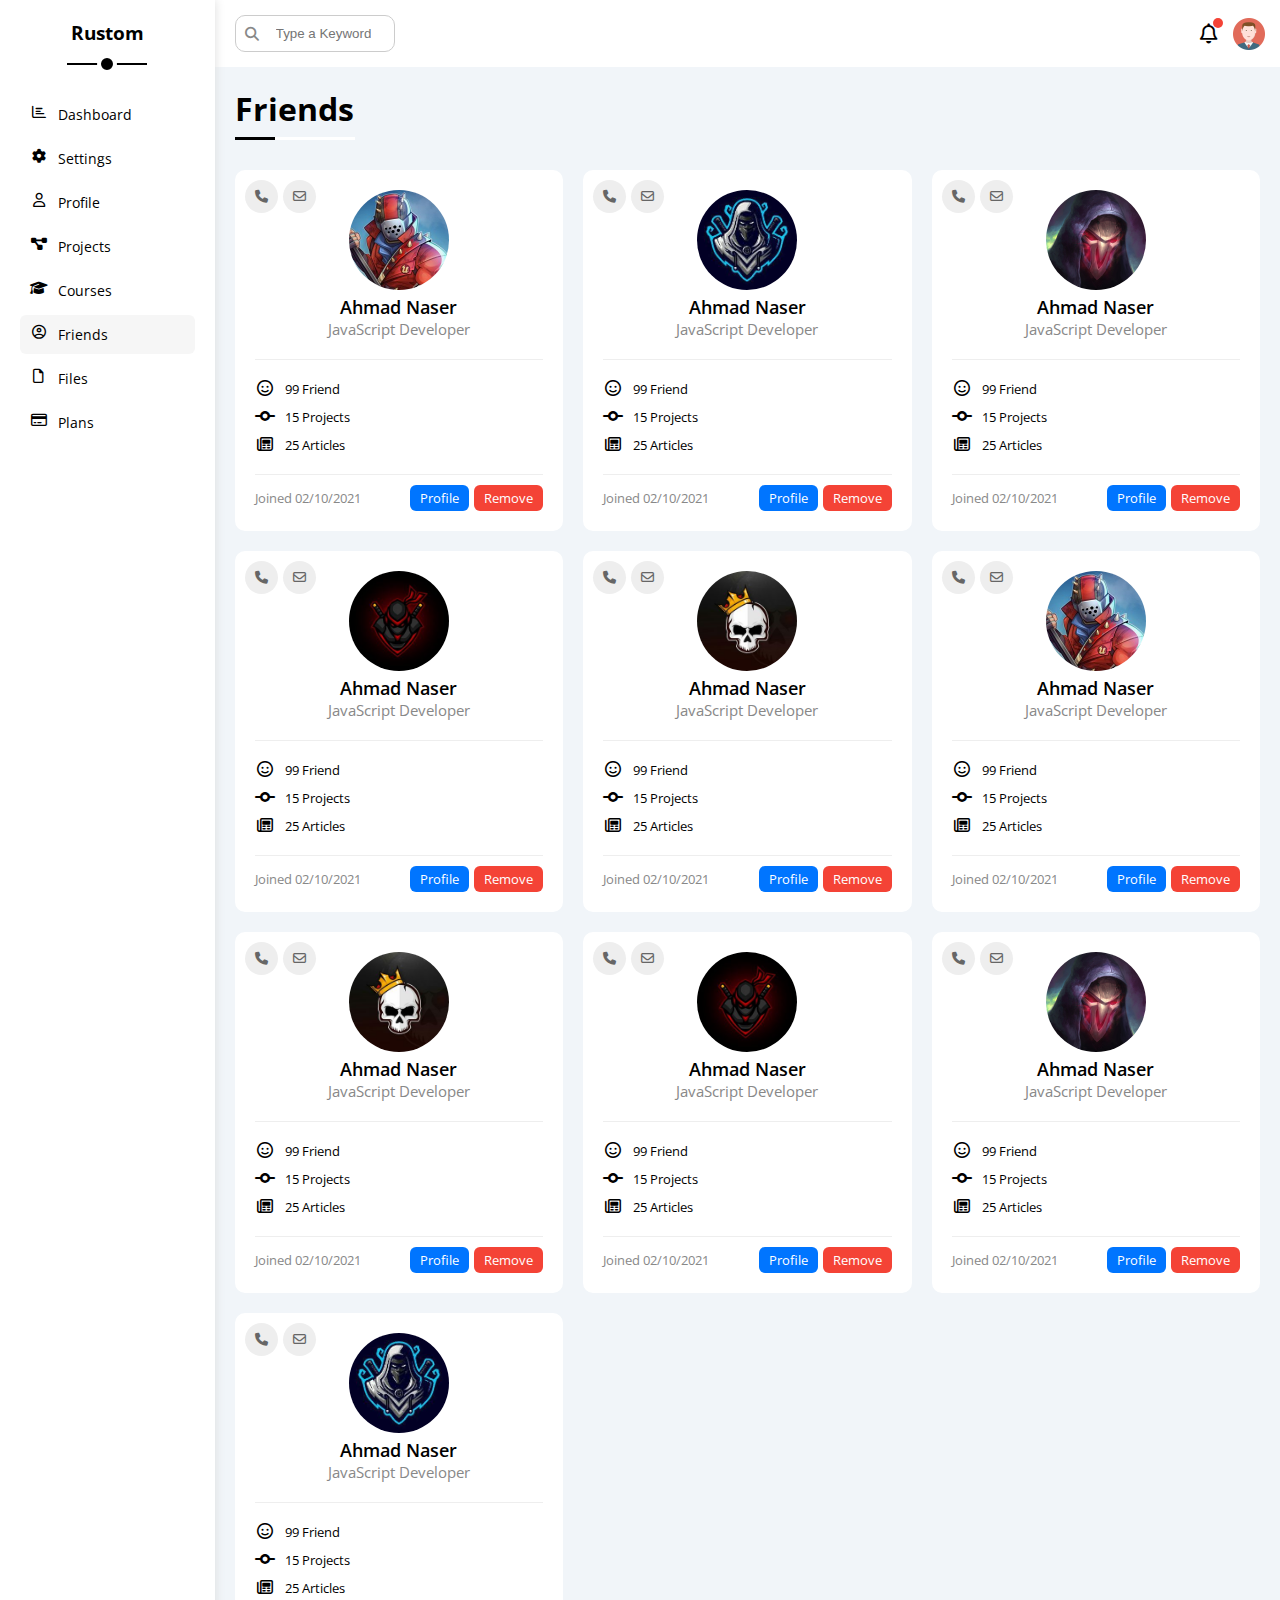
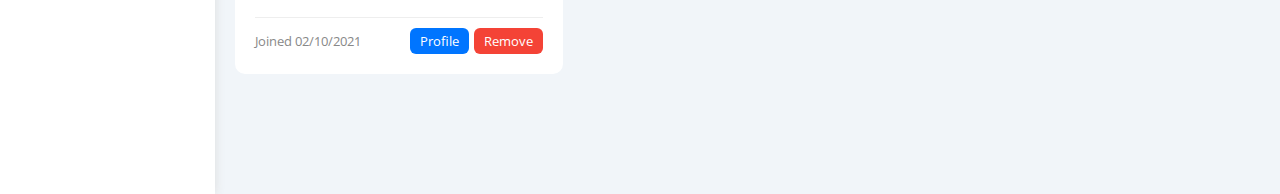
<file: friends.html>
<!DOCTYPE html>
<html lang="en">
<head>
    <meta charset="UTF-8">
    <meta name="viewport" content="width=device-width, initial-scale=1.0">
    <meta http-equiv="X-UA-Compatible" content="ie=edge">
    <link rel="stylesheet"  href="css/all.min.css"/>
    <link rel="stylesheet"  href="css/framework.css"/>
    <link rel="stylesheet"  href="css/master.css"/>
    <link rel="preconnect" href="https://fonts.googleapis.com">
<link rel="preconnect" href="https://fonts.gstatic.com" crossorigin>
<link href="https://fonts.googleapis.com/css2?family=Open+Sans:ital,wdth,wght@0,75..100,300..800;1,75..100,300..800&display=swap" rel="stylesheet">
    <title>Rustom-Friends</title>
</head>
<body>
    <div class="page d-flex ">
        <div class="sidebar bg-white p-20 p-relative">
            <h3 class="p-relative txt-c mt-0">Rustom</h3>
            <ul>
                <li>
                    <a class="d-flex align-center fs-14 c-black rad-6 p-10" href="index.html">
                        <i class="fa-regular fa-chart-bar fa-fw"></i>
                        <span>Dashboard</span>
                    </a>
                </li>
                <li>
                    <a class=" d-flex align-center fs-14 c-black rad-6 p-10" href="settings.html">
                        <i class="fa-solid fa-gear fa-fw"></i>
                        <span>Settings</span>
                    </a>
                </li>
                <li>
                  <a class="d-flex align-center fs-14 c-black rad-6 p-10" href="profile.html">
                        <i class="fa-regular fa-user fa-fw"></i>
                        <span>Profile</span>
                    </a>
                </li>
                <li>
                    <a class="d-flex align-center fs-14 c-black rad-6 p-10" href="projects.html">
                        <i class="fa-solid fa-diagram-project fa-fw"></i>
                        <span>Projects</span>
                    </a>
                </li>
                <li>
                    <a class="d-flex align-center fs-14 c-black rad-6 p-10" href="courses.html">
                        <i class="fa-solid fa-graduation-cap fa-fw"></i>
                        <span>Courses</span>
                    </a>
                </li>
                <li>
                    <a class="active d-flex align-center fs-14 c-black rad-6 p-10" href="friends.html">
                        <i class="fa-regular fa-circle-user fa-fw"></i>
                        <span>Friends</span>
                    </a>
                </li>
                <li>
                    <a class="d-flex align-center fs-14 c-black rad-6 p-10" href="files.html">
                        <i class="fa-regular fa-file fa-fw"></i>
                        <span>Files</span>
                  </a>
                </li>
                <li>
                  <a class="d-flex align-center fs-14 c-black rad-6 p-10" href="plans.html">
                        <i class="fa-regular fa-credit-card fa-fw"></i>
                        <span>Plans</span>
                  </a>
                </li>
            </ul>
      </div>

      <div class="content w-full">
            <!-- start head -->
            <div class="head bg-white p-15 between-flex">
              <div class="search p-relative">
                  <input class="p-10" type="search" placeholder="Type a Keyword">
              </div>
              <div class="icons d-flex align-c">
                  <span class="p-relative notification">
                        <i class="fa-regular fa-bell fa-lg"></i>
                  </span>
                  <img src="imgs/avatar.png" alt="">
              </div>
            </div>
            <!--   end head -->
            <h1 class="p-relative" >Friends</h1>
            <div class="friends-page d-grid gap-20 m-20">
              <div class="friend bg-white rad-10 p-20 p-relative">
                <div class="contact d-flex">
                  <i class="fa-solid fa-phone mr-5"></i>
                  <i class="fa-regular fa-envelope"></i>
                </div>
                <div class="body txt-c">
                  <img src="imgs/friend-01.jpg" alt="" class="rad-50">
                  <h3 class="fs-18 fw-600 m-0">Ahmad Naser</h3>
                  <p class="fs-15 c-grey m-0 mb-20">JavaScript Developer</p>
                </div>
                <div class="icons">
                  <div class="line d-flex">
                    <i class="fa-regular fa-face-smile fa-fw mr-10"></i>
                    <span class="fs-13">99  Friend</span>
                  </div>
                  <div class="line d-flex">
                    <i class="fa-solid fa-code-commit fa-fw mr-10"></i>
                    <span class="fs-13">15  Projects</span>
                  </div>
                  <div class="line d-flex">
                    <i class="fa-regular fa-newspaper fa-fw mr-10"></i>
                    <span class="fs-13">25  Articles</span>
                  </div>
                </div>
                <div class="info between-flex">
                  <span class="fs-13 c-grey">Joined 02/10/2021</span>
                  <div class="links d-flex">
                    <a href="#" class="btn-shape c-white bg-blue mr-5 fs-13">Profile</a>
                    <a href="#" class="btn-shape c-white bg-red fs-13">Remove</a>
                  </div>
                </div>
              </div>
              <div class="friend bg-white rad-10 p-20 p-relative">
                <div class="contact d-flex">
                  <i class="fa-solid fa-phone mr-5"></i>
                  <i class="fa-regular fa-envelope"></i>
                </div>
                <div class="body txt-c">
                  <img src="imgs/friend-02.jpg" alt="" class="rad-50">
                  <h3 class="fs-18 fw-600 m-0">Ahmad Naser</h3>
                  <p class="fs-15 c-grey m-0 mb-20">JavaScript Developer</p>
                </div>
                <div class="icons">
                  <div class="line d-flex">
                    <i class="fa-regular fa-face-smile fa-fw mr-10"></i>
                    <span class="fs-13">99  Friend</span>
                  </div>
                  <div class="line d-flex">
                    <i class="fa-solid fa-code-commit fa-fw mr-10"></i>
                    <span class="fs-13">15  Projects</span>
                  </div>
                  <div class="line d-flex">
                    <i class="fa-regular fa-newspaper fa-fw mr-10"></i>
                    <span class="fs-13">25  Articles</span>
                  </div>
                </div>
                <div class="info between-flex">
                  <span class="fs-13 c-grey">Joined 02/10/2021</span>
                  <div class="links d-flex">
                    <a href="#" class="btn-shape c-white bg-blue mr-5 fs-13">Profile</a>
                    <a href="#" class="btn-shape c-white bg-red fs-13">Remove</a>
                  </div>
                </div>
              </div>
              <div class="friend bg-white rad-10 p-20 p-relative">
                <div class="contact d-flex">
                  <i class="fa-solid fa-phone mr-5"></i>
                  <i class="fa-regular fa-envelope"></i>
                </div>
                <div class="body txt-c">
                  <img src="imgs/friend-03.jpg" alt="" class="rad-50">
                  <h3 class="fs-18 fw-600 m-0">Ahmad Naser</h3>
                  <p class="fs-15 c-grey m-0 mb-20">JavaScript Developer</p>
                </div>
                <div class="icons">
                  <div class="line d-flex">
                    <i class="fa-regular fa-face-smile fa-fw mr-10"></i>
                    <span class="fs-13">99  Friend</span>
                  </div>
                  <div class="line d-flex">
                    <i class="fa-solid fa-code-commit fa-fw mr-10"></i>
                    <span class="fs-13">15  Projects</span>
                  </div>
                  <div class="line d-flex">
                    <i class="fa-regular fa-newspaper fa-fw mr-10"></i>
                    <span class="fs-13">25  Articles</span>
                  </div>
                </div>
                <div class="info between-flex">
                  <span class="fs-13 c-grey">Joined 02/10/2021</span>
                  <div class="links d-flex">
                    <a href="#" class="btn-shape c-white bg-blue mr-5 fs-13">Profile</a>
                    <a href="#" class="btn-shape c-white bg-red fs-13">Remove</a>
                  </div>
                </div>
              </div>
              <div class="friend bg-white rad-10 p-20 p-relative">
                <div class="contact d-flex">
                  <i class="fa-solid fa-phone mr-5"></i>
                  <i class="fa-regular fa-envelope"></i>
                </div>
                <div class="body txt-c">
                  <img src="imgs/friend-04.jpg" alt="" class="rad-50">
                  <h3 class="fs-18 fw-600 m-0">Ahmad Naser</h3>
                  <p class="fs-15 c-grey m-0 mb-20">JavaScript Developer</p>
                </div>
                <div class="icons">
                  <div class="line d-flex">
                    <i class="fa-regular fa-face-smile fa-fw mr-10"></i>
                    <span class="fs-13">99  Friend</span>
                  </div>
                  <div class="line d-flex">
                    <i class="fa-solid fa-code-commit fa-fw mr-10"></i>
                    <span class="fs-13">15  Projects</span>
                  </div>
                  <div class="line d-flex">
                    <i class="fa-regular fa-newspaper fa-fw mr-10"></i>
                    <span class="fs-13">25  Articles</span>
                  </div>
                </div>
                <div class="info between-flex">
                  <span class="fs-13 c-grey">Joined 02/10/2021</span>
                  <div class="links d-flex">
                    <a href="#" class="btn-shape c-white bg-blue mr-5 fs-13">Profile</a>
                    <a href="#" class="btn-shape c-white bg-red fs-13">Remove</a>
                  </div>
                </div>
              </div>
              <div class="friend bg-white rad-10 p-20 p-relative">
                <div class="contact d-flex">
                  <i class="fa-solid fa-phone mr-5"></i>
                  <i class="fa-regular fa-envelope"></i>
                </div>
                <div class="body txt-c">
                  <img src="imgs/friend-05.jpg" alt="" class="rad-50">
                  <h3 class="fs-18 fw-600 m-0">Ahmad Naser</h3>
                  <p class="fs-15 c-grey m-0 mb-20">JavaScript Developer</p>
                </div>
                <div class="icons">
                  <div class="line d-flex">
                    <i class="fa-regular fa-face-smile fa-fw mr-10"></i>
                    <span class="fs-13">99  Friend</span>
                  </div>
                  <div class="line d-flex">
                    <i class="fa-solid fa-code-commit fa-fw mr-10"></i>
                    <span class="fs-13">15  Projects</span>
                  </div>
                  <div class="line d-flex">
                    <i class="fa-regular fa-newspaper fa-fw mr-10"></i>
                    <span class="fs-13">25  Articles</span>
                  </div>
                </div>
                <div class="info between-flex">
                  <span class="fs-13 c-grey">Joined 02/10/2021</span>
                  <div class="links d-flex">
                    <a href="#" class="btn-shape c-white bg-blue mr-5 fs-13">Profile</a>
                    <a href="#" class="btn-shape c-white bg-red fs-13">Remove</a>
                  </div>
                </div>
              </div>
              <div class="friend bg-white rad-10 p-20 p-relative">
                <div class="contact d-flex">
                  <i class="fa-solid fa-phone mr-5"></i>
                  <i class="fa-regular fa-envelope"></i>
                </div>
                <div class="body txt-c">
                  <img src="imgs/friend-01.jpg" alt="" class="rad-50">
                  <h3 class="fs-18 fw-600 m-0">Ahmad Naser</h3>
                  <p class="fs-15 c-grey m-0 mb-20">JavaScript Developer</p>
                </div>
                <div class="icons">
                  <div class="line d-flex">
                    <i class="fa-regular fa-face-smile fa-fw mr-10"></i>
                    <span class="fs-13">99  Friend</span>
                  </div>
                  <div class="line d-flex">
                    <i class="fa-solid fa-code-commit fa-fw mr-10"></i>
                    <span class="fs-13">15  Projects</span>
                  </div>
                  <div class="line d-flex">
                    <i class="fa-regular fa-newspaper fa-fw mr-10"></i>
                    <span class="fs-13">25  Articles</span>
                  </div>
                </div>
                <div class="info between-flex">
                  <span class="fs-13 c-grey">Joined 02/10/2021</span>
                  <div class="links d-flex">
                    <a href="#" class="btn-shape c-white bg-blue mr-5 fs-13">Profile</a>
                    <a href="#" class="btn-shape c-white bg-red fs-13">Remove</a>
                  </div>
                </div>
              </div>
              <div class="friend bg-white rad-10 p-20 p-relative">
                <div class="contact d-flex">
                  <i class="fa-solid fa-phone mr-5"></i>
                  <i class="fa-regular fa-envelope"></i>
                </div>
                <div class="body txt-c">
                  <img src="imgs/friend-05.jpg" alt="" class="rad-50">
                  <h3 class="fs-18 fw-600 m-0">Ahmad Naser</h3>
                  <p class="fs-15 c-grey m-0 mb-20">JavaScript Developer</p>
                </div>
                <div class="icons">
                  <div class="line d-flex">
                    <i class="fa-regular fa-face-smile fa-fw mr-10"></i>
                    <span class="fs-13">99  Friend</span>
                  </div>
                  <div class="line d-flex">
                    <i class="fa-solid fa-code-commit fa-fw mr-10"></i>
                    <span class="fs-13">15  Projects</span>
                  </div>
                  <div class="line d-flex">
                    <i class="fa-regular fa-newspaper fa-fw mr-10"></i>
                    <span class="fs-13">25  Articles</span>
                  </div>
                </div>
                <div class="info between-flex">
                  <span class="fs-13 c-grey">Joined 02/10/2021</span>
                  <div class="links d-flex">
                    <a href="#" class="btn-shape c-white bg-blue mr-5 fs-13">Profile</a>
                    <a href="#" class="btn-shape c-white bg-red fs-13">Remove</a>
                  </div>
                </div>
              </div>
              <div class="friend bg-white rad-10 p-20 p-relative">
                <div class="contact d-flex">
                  <i class="fa-solid fa-phone mr-5"></i>
                  <i class="fa-regular fa-envelope"></i>
                </div>
                <div class="body txt-c">
                  <img src="imgs/friend-04.jpg" alt="" class="rad-50">
                  <h3 class="fs-18 fw-600 m-0">Ahmad Naser</h3>
                  <p class="fs-15 c-grey m-0 mb-20">JavaScript Developer</p>
                </div>
                <div class="icons">
                  <div class="line d-flex">
                    <i class="fa-regular fa-face-smile fa-fw mr-10"></i>
                    <span class="fs-13">99  Friend</span>
                  </div>
                  <div class="line d-flex">
                    <i class="fa-solid fa-code-commit fa-fw mr-10"></i>
                    <span class="fs-13">15  Projects</span>
                  </div>
                  <div class="line d-flex">
                    <i class="fa-regular fa-newspaper fa-fw mr-10"></i>
                    <span class="fs-13">25  Articles</span>
                  </div>
                </div>
                <div class="info between-flex">
                  <span class="fs-13 c-grey">Joined 02/10/2021</span>
                  <div class="links d-flex">
                    <a href="#" class="btn-shape c-white bg-blue mr-5 fs-13">Profile</a>
                    <a href="#" class="btn-shape c-white bg-red fs-13">Remove</a>
                  </div>
                </div>
              </div>
              <div class="friend bg-white rad-10 p-20 p-relative">
                <div class="contact d-flex">
                  <i class="fa-solid fa-phone mr-5"></i>
                  <i class="fa-regular fa-envelope"></i>
                </div>
                <div class="body txt-c">
                  <img src="imgs/friend-03.jpg" alt="" class="rad-50">
                  <h3 class="fs-18 fw-600 m-0">Ahmad Naser</h3>
                  <p class="fs-15 c-grey m-0 mb-20">JavaScript Developer</p>
                </div>
                <div class="icons">
                  <div class="line d-flex">
                    <i class="fa-regular fa-face-smile fa-fw mr-10"></i>
                    <span class="fs-13">99  Friend</span>
                  </div>
                  <div class="line d-flex">
                    <i class="fa-solid fa-code-commit fa-fw mr-10"></i>
                    <span class="fs-13">15  Projects</span>
                  </div>
                  <div class="line d-flex">
                    <i class="fa-regular fa-newspaper fa-fw mr-10"></i>
                    <span class="fs-13">25  Articles</span>
                  </div>
                </div>
                <div class="info between-flex">
                  <span class="fs-13 c-grey">Joined 02/10/2021</span>
                  <div class="links d-flex">
                    <a href="#" class="btn-shape c-white bg-blue mr-5 fs-13">Profile</a>
                    <a href="#" class="btn-shape c-white bg-red fs-13">Remove</a>
                  </div>
                </div>
              </div>
              <div class="friend bg-white rad-10 p-20 p-relative">
                <div class="contact d-flex">
                  <i class="fa-solid fa-phone mr-5"></i>
                  <i class="fa-regular fa-envelope"></i>
                </div>
                <div class="body txt-c">
                  <img src="imgs/friend-02.jpg" alt="" class="rad-50">
                  <h3 class="fs-18 fw-600 m-0">Ahmad Naser</h3>
                  <p class="fs-15 c-grey m-0 mb-20">JavaScript Developer</p>
                </div>
                <div class="icons">
                  <div class="line d-flex">
                    <i class="fa-regular fa-face-smile fa-fw mr-10"></i>
                    <span class="fs-13">99  Friend</span>
                  </div>
                  <div class="line d-flex">
                    <i class="fa-solid fa-code-commit fa-fw mr-10"></i>
                    <span class="fs-13">15  Projects</span>
                  </div>
                  <div class="line d-flex">
                    <i class="fa-regular fa-newspaper fa-fw mr-10"></i>
                    <span class="fs-13">25  Articles</span>
                  </div>
                </div>
                <div class="info between-flex">
                  <span class="fs-13 c-grey">Joined 02/10/2021</span>
                  <div class="links d-flex">
                    <a href="#" class="btn-shape c-white bg-blue mr-5 fs-13">Profile</a>
                    <a href="#" class="btn-shape c-white bg-red fs-13">Remove</a>
                  </div>
                </div>
              </div>
              
            </div>
      </div>
</body>
</html>
                <!-- <label class="center-flex">
                    <input class="toggle-checkbox" type="checkbox" checked>
                    <div class="toggle-switch"></div>
                </label> -->

                <!-- <label class="center-flex">
                    <input class="thick-toggle-checkbox" type="checkbox" checked>
                    <div class="thick-toggle-switch"></div>
                </label> -->
</file>
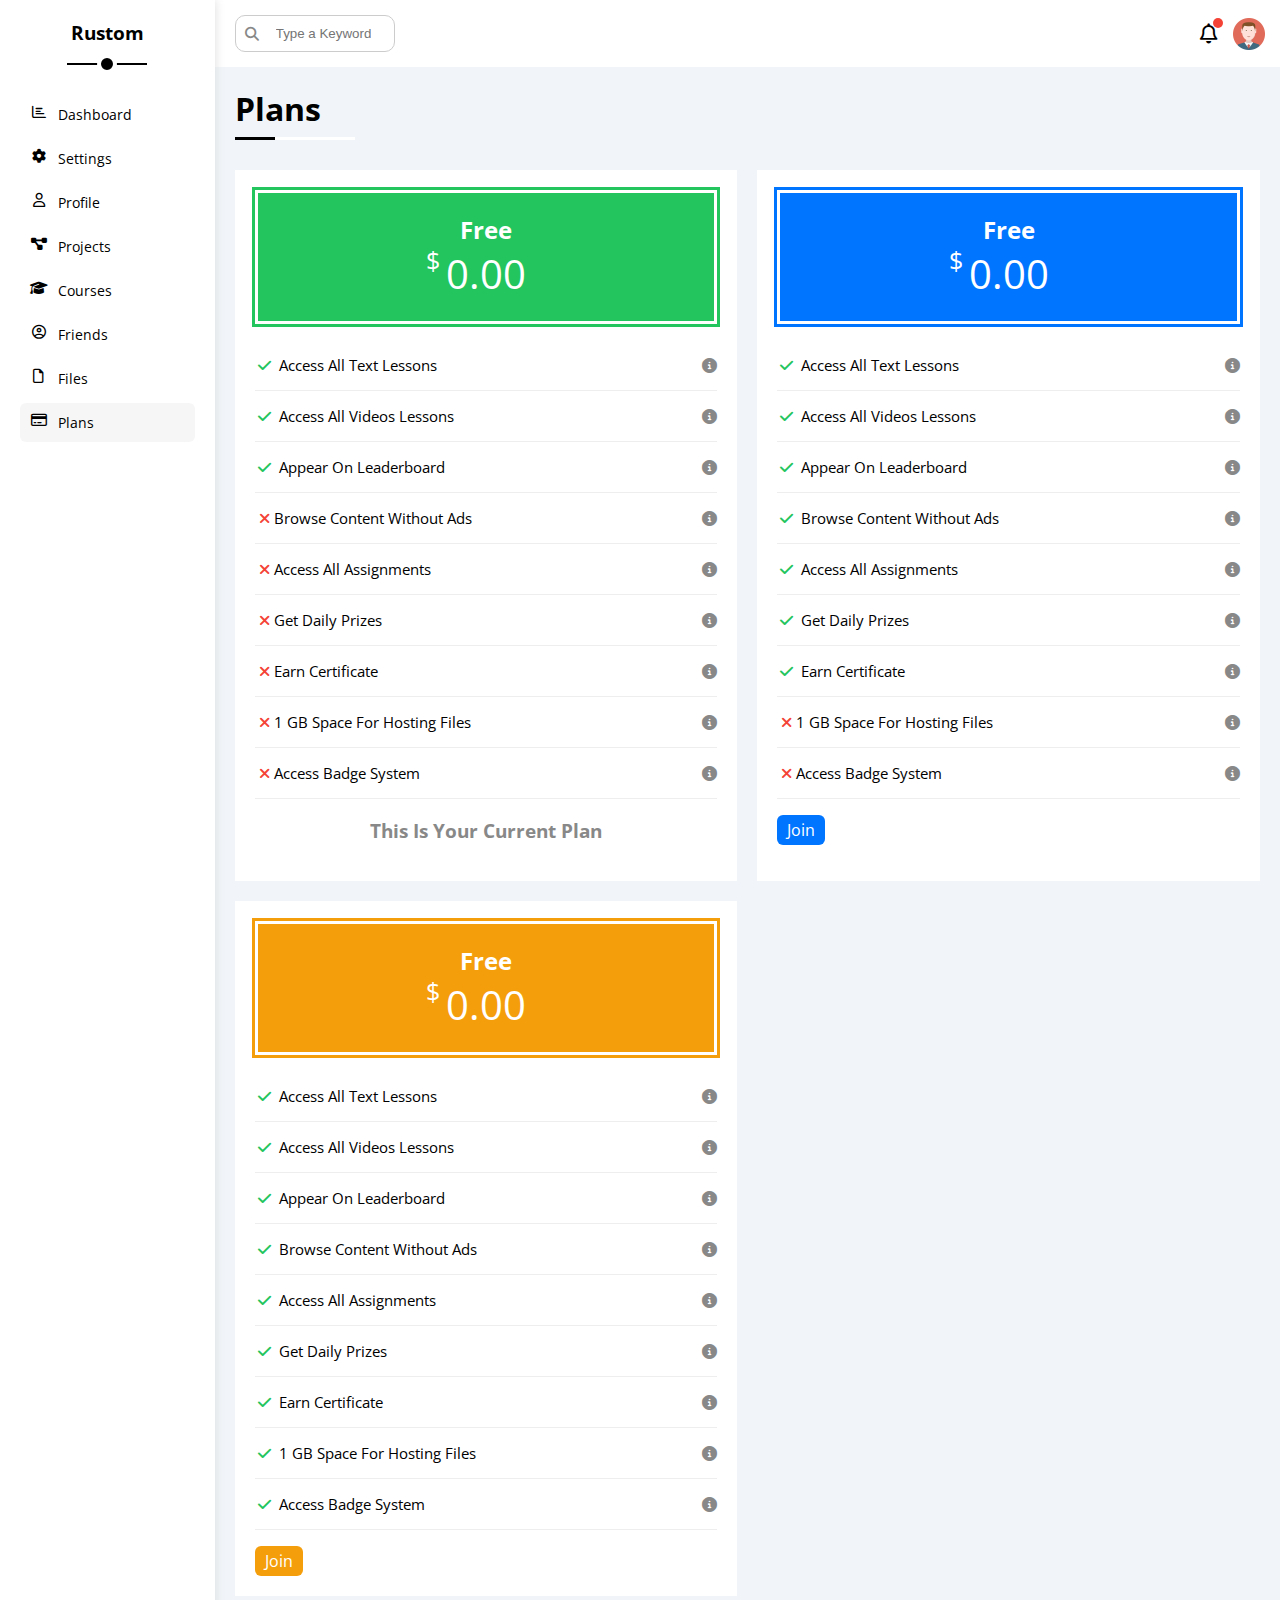
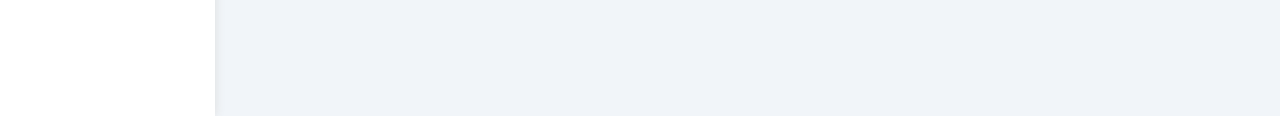
<file: plans.html>
<!DOCTYPE html>
<html lang="en">
<head>
    <meta charset="UTF-8">
    <meta name="viewport" content="width=device-width, initial-scale=1.0">
    <meta http-equiv="X-UA-Compatible" content="ie=edge">
    <link rel="stylesheet"  href="css/all.min.css"/>
    <link rel="stylesheet"  href="css/framework.css"/>
    <link rel="stylesheet"  href="css/master.css"/>
    <link rel="preconnect" href="https://fonts.googleapis.com">
<link rel="preconnect" href="https://fonts.gstatic.com" crossorigin>
<link href="https://fonts.googleapis.com/css2?family=Open+Sans:ital,wdth,wght@0,75..100,300..800;1,75..100,300..800&display=swap" rel="stylesheet">
    <title>Rustom-Plans</title>
</head>
<body>
    <div class="page d-flex ">
        <div class="sidebar bg-white p-20 p-relative">
            <h3 class="p-relative txt-c mt-0">Rustom</h3>
            <ul>
                <li>
                    <a class="d-flex align-center fs-14 c-black rad-6 p-10" href="index.html">
                        <i class="fa-regular fa-chart-bar fa-fw"></i>
                        <span>Dashboard</span>
                    </a>
                </li>
                <li>
                    <a class=" d-flex align-center fs-14 c-black rad-6 p-10" href="settings.html">
                        <i class="fa-solid fa-gear fa-fw"></i>
                        <span>Settings</span>
                    </a>
                </li>
                <li>
                  <a class="d-flex align-center fs-14 c-black rad-6 p-10" href="profile.html">
                        <i class="fa-regular fa-user fa-fw"></i>
                        <span>Profile</span>
                    </a>
                </li>
                <li>
                    <a class="d-flex align-center fs-14 c-black rad-6 p-10" href="projects.html">
                        <i class="fa-solid fa-diagram-project fa-fw"></i>
                        <span>Projects</span>
                    </a>
                </li>
                <li>
                    <a class="d-flex align-center fs-14 c-black rad-6 p-10" href="courses.html">
                        <i class="fa-solid fa-graduation-cap fa-fw"></i>
                        <span>Courses</span>
                    </a>
                </li>
                <li>
                    <a class="d-flex align-center fs-14 c-black rad-6 p-10" href="friends.html">
                        <i class="fa-regular fa-circle-user fa-fw"></i>
                        <span>Friends</span>
                    </a>
                </li>
                <li>
                    <a class="d-flex align-center fs-14 c-black rad-6 p-10" href="files.html">
                        <i class="fa-regular fa-file fa-fw"></i>
                        <span>Files</span>
                  </a>
                </li>
                <li>
                  <a class="active d-flex align-center fs-14 c-black rad-6 p-10" href="plans.html">
                        <i class="fa-regular fa-credit-card fa-fw"></i>
                        <span>Plans</span>
                  </a>
                </li>
            </ul>
      </div>

      <div class="content w-full">
            <!-- start head -->
            <div class="head bg-white p-15 between-flex">
              <div class="search p-relative">
                  <input class="p-10" type="search" placeholder="Type a Keyword">
              </div>
              <div class="icons d-flex align-c">
                  <span class="p-relative notification">
                        <i class="fa-regular fa-bell fa-lg"></i>
                  </span>
                  <img src="imgs/avatar.png" alt="">
              </div>
            </div>
            <!--   end head -->
            <h1 class="p-relative" >Plans</h1>
            <div class="plans-page d-grid gap-20 m-20">
                <div class="plan bg-white p-20  green">
                  <div class="head txt-c bg-green c-white p-20">
                    <h2 class="m-0">Free</h2>
                    <p class="price p-relative m-0"><span>$</span>0.00</p>
                  </div>
                  <ul>
                    <li class="d-flex">
                      <i class="fa-solid fa-check fa-fw yes mr-5"></i>
                      <span class="flex-1">Access All Text Lessons</span>
                      <i class="fa-solid fa-circle-info help"></i>
                    </li>
                    <li class="d-flex">
                      <i class="fa-solid fa-check fa-fw yes mr-5"></i>
                      <span class="flex-1">Access All Videos Lessons</span>
                      <i class="fa-solid fa-circle-info help"></i>
                    </li>
                    <li class="d-flex">
                      <i class="fa-solid fa-check fa-fw yes mr-5"></i>
                      <span class="flex-1">Appear On Leaderboard</span>
                      <i class="fa-solid fa-circle-info help"></i>
                    </li>
                    <li class="d-flex">
                      <i class="fa-solid fa-xmark fa-fw no"></i>
                      <span class="flex-1">Browse Content Without Ads</span>
                      <i class="fa-solid fa-circle-info help"></i>
                    </li>
                    <li class="d-flex">
                      <i class="fa-solid fa-xmark fa-fw no"></i>
                      <span class="flex-1">Access All Assignments</span>
                      <i class="fa-solid fa-circle-info help"></i>
                    </li>
                    <li class="d-flex">
                      <i class="fa-solid fa-xmark fa-fw no"></i>
                      <span class="flex-1">Get Daily Prizes</span>
                      <i class="fa-solid fa-circle-info help"></i>
                    </li>
                    <li class="d-flex">
                      <i class="fa-solid fa-xmark fa-fw no"></i>
                      <span class="flex-1">Earn Certificate</span>
                      <i class="fa-solid fa-circle-info help"></i>
                    </li>
                    <li class="d-flex">
                      <i class="fa-solid fa-xmark fa-fw no"></i>
                      <span class="flex-1">1 GB Space For Hosting Files</span>
                      <i class="fa-solid fa-circle-info help"></i>
                    </li>
                    <li class="d-flex">
                      <i class="fa-solid fa-xmark fa-fw no"></i>
                      <span class="flex-1">Access Badge System</span>
                      <i class="fa-solid fa-circle-info help"></i>
                    </li>
                    
                  </ul>
                  <h3 class="c-grey txt-c">This Is Your Current Plan</h3>
                </div>
                <div class="plan bg-white p-20  blue">
                  <div class="head txt-c bg-blue c-white p-20">
                    <h2 class="m-0">Free</h2>
                    <p class="price p-relative m-0"><span>$</span>0.00</p>
                  </div>
                  <ul>
                    <li class="d-flex">
                      <i class="fa-solid fa-check fa-fw yes mr-5"></i>
                      <span class="flex-1">Access All Text Lessons</span>
                      <i class="fa-solid fa-circle-info help"></i>
                    </li>
                    <li class="d-flex">
                      <i class="fa-solid fa-check fa-fw yes mr-5"></i>
                      <span class="flex-1">Access All Videos Lessons</span>
                      <i class="fa-solid fa-circle-info help"></i>
                    </li>
                    <li class="d-flex">
                      <i class="fa-solid fa-check fa-fw yes mr-5"></i>
                      <span class="flex-1">Appear On Leaderboard</span>
                      <i class="fa-solid fa-circle-info help"></i>
                    </li>
                    <li class="d-flex">
                      <i class="fa-solid fa-check fa-fw yes mr-5"></i>
                      <span class="flex-1">Browse Content Without Ads</span>
                      <i class="fa-solid fa-circle-info help"></i>
                    </li>
                    <li class="d-flex">
                      <i class="fa-solid fa-check fa-fw yes mr-5"></i>
                      <span class="flex-1">Access All Assignments</span>
                      <i class="fa-solid fa-circle-info help"></i>
                    </li>
                    <li class="d-flex">
                      <i class="fa-solid fa-check fa-fw yes mr-5"></i>
                      <span class="flex-1">Get Daily Prizes</span>
                      <i class="fa-solid fa-circle-info help"></i>
                    </li>
                    <li class="d-flex">
                      <i class="fa-solid fa-check fa-fw yes mr-5"></i>
                      <span class="flex-1">Earn Certificate</span>
                      <i class="fa-solid fa-circle-info help"></i>
                    </li>
                    <li class="d-flex">
                      <i class="fa-solid fa-xmark fa-fw no"></i>
                      <span class="flex-1">1 GB Space For Hosting Files</span>
                      <i class="fa-solid fa-circle-info help"></i>
                    </li>
                    <li class="d-flex">
                      <i class="fa-solid fa-xmark fa-fw no"></i>
                      <span class="flex-1">Access Badge System</span>
                      <i class="fa-solid fa-circle-info help"></i>
                    </li>
                    
                  </ul>
                  <a href="#" class="btn-shape bg-blue c-white d-block w-fit">Join</a>
                </div>
                <div class="plan bg-white p-20  orange">
                  <div class="head txt-c bg-orange c-white p-20">
                    <h2 class="m-0">Free</h2>
                    <p class="price p-relative m-0"><span>$</span>0.00</p>
                  </div>
                  <ul>
                    <li class="d-flex">
                      <i class="fa-solid fa-check fa-fw yes mr-5"></i>
                      <span class="flex-1">Access All Text Lessons</span>
                      <i class="fa-solid fa-circle-info help"></i>
                    </li>
                    <li class="d-flex">
                      <i class="fa-solid fa-check fa-fw yes mr-5"></i>
                      <span class="flex-1">Access All Videos Lessons</span>
                      <i class="fa-solid fa-circle-info help"></i>
                    </li>
                    <li class="d-flex">
                      <i class="fa-solid fa-check fa-fw yes mr-5"></i>
                      <span class="flex-1">Appear On Leaderboard</span>
                      <i class="fa-solid fa-circle-info help"></i>
                    </li>
                    <li class="d-flex">
                      <i class="fa-solid fa-check fa-fw yes mr-5"></i>
                      <span class="flex-1">Browse Content Without Ads</span>
                      <i class="fa-solid fa-circle-info help"></i>
                    </li>
                    <li class="d-flex">
                      <i class="fa-solid fa-check fa-fw yes mr-5"></i>
                      <span class="flex-1">Access All Assignments</span>
                      <i class="fa-solid fa-circle-info help"></i>
                    </li>
                    <li class="d-flex">
                      <i class="fa-solid fa-check fa-fw yes mr-5"></i>
                      <span class="flex-1">Get Daily Prizes</span>
                      <i class="fa-solid fa-circle-info help"></i>
                    </li>
                    <li class="d-flex">
                      <i class="fa-solid fa-check fa-fw yes mr-5"></i>
                      <span class="flex-1">Earn Certificate</span>
                      <i class="fa-solid fa-circle-info help"></i>
                    </li>
                    <li class="d-flex">
                      <i class="fa-solid fa-check fa-fw yes mr-5"></i>
                      <span class="flex-1">1 GB Space For Hosting Files</span>
                      <i class="fa-solid fa-circle-info help"></i>
                    </li>
                    <li class="d-flex">
                      <i class="fa-solid fa-check fa-fw yes mr-5"></i>
                      <span class="flex-1">Access Badge System</span>
                      <i class="fa-solid fa-circle-info help"></i>
                    </li>
                    
                  </ul>
                  <a href="#" class="btn-shape bg-orange c-white d-block w-fit">Join</a>
                </div>
            </div>
      </div>
</body>
</html>
                <!-- <label class="center-flex">
                    <input class="toggle-checkbox" type="checkbox" checked>
                    <div class="toggle-switch"></div>
                </label> -->

                <!-- <label class="center-flex">
                    <input class="thick-toggle-checkbox" type="checkbox" checked>
                    <div class="thick-toggle-switch"></div>
                </label> -->
</file>
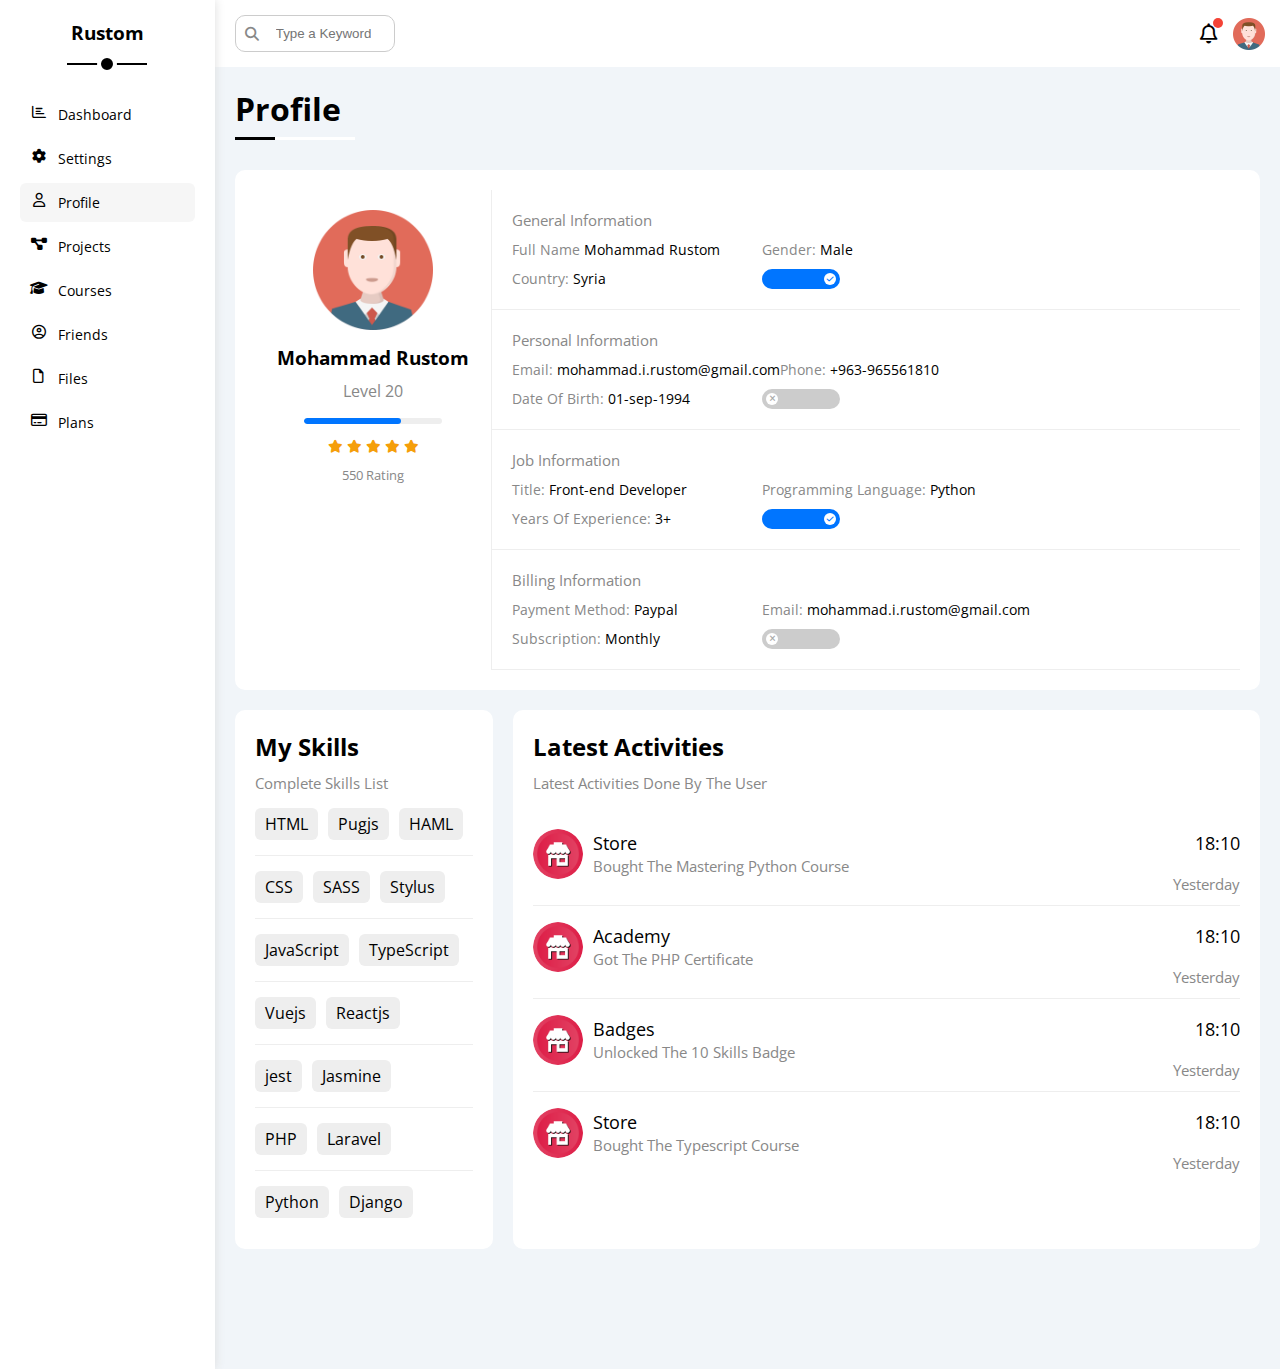
<file: profile.html>
<!DOCTYPE html>
<html lang="en">
<head>
    <meta charset="UTF-8">
    <meta name="viewport" content="width=device-width, initial-scale=1.0">
    <meta http-equiv="X-UA-Compatible" content="ie=edge">
    <link rel="stylesheet"  href="css/all.min.css"/>
    <link rel="stylesheet"  href="css/framework.css"/>
    <link rel="stylesheet"  href="css/master.css"/>
    <link rel="preconnect" href="https://fonts.googleapis.com">
<link rel="preconnect" href="https://fonts.gstatic.com" crossorigin>
<link href="https://fonts.googleapis.com/css2?family=Open+Sans:ital,wdth,wght@0,75..100,300..800;1,75..100,300..800&display=swap" rel="stylesheet">
    <title>Rustom-profile</title>
</head>
<body>
    <div class="page d-flex ">
        <div class="sidebar bg-white p-20 p-relative">
            <h3 class="p-relative txt-c mt-0">Rustom</h3>
            <ul>
                <li>
                    <a class="d-flex align-center fs-14 c-black rad-6 p-10" href="index.html">
                        <i class="fa-regular fa-chart-bar fa-fw"></i>
                        <span>Dashboard</span>
                    </a>
                </li>
                <li>
                    <a class=" d-flex align-center fs-14 c-black rad-6 p-10" href="settings.html">
                        <i class="fa-solid fa-gear fa-fw"></i>
                        <span>Settings</span>
                    </a>
                </li>
                <li>
                    <a class="active d-flex align-center fs-14 c-black rad-6 p-10" href="profile.html">
                        <i class="fa-regular fa-user fa-fw"></i>
                        <span>Profile</span>
                    </a>
                </li>
                <li>
                    <a class="d-flex align-center fs-14 c-black rad-6 p-10" href="projects.html">
                        <i class="fa-solid fa-diagram-project fa-fw"></i>
                        <span>Projects</span>
                    </a>
                </li>
                <li>
                    <a class="d-flex align-center fs-14 c-black rad-6 p-10" href="courses.html">
                        <i class="fa-solid fa-graduation-cap fa-fw"></i>
                        <span>Courses</span>
                    </a>
                </li>
                <li>
                    <a class="d-flex align-center fs-14 c-black rad-6 p-10" href="friends.html">
                        <i class="fa-regular fa-circle-user fa-fw"></i>
                        <span>Friends</span>
                    </a>
                </li>
                <li>
                    <a class="d-flex align-center fs-14 c-black rad-6 p-10" href="files.html">
                        <i class="fa-regular fa-file fa-fw"></i>
                        <span>Files</span>
                    </a>
                </li>
                <li>
                    <a class="d-flex align-center fs-14 c-black rad-6 p-10" href="plans.html">
                        <i class="fa-regular fa-credit-card fa-fw"></i>
                        <span>Plans</span>
                    </a>
                </li>
            </ul>
        </div>

        <div class="content w-full">
            <!-- start head -->
            <div class="head bg-white p-15 between-flex">
                <div class="search p-relative">
                    <input class="p-10" type="search" placeholder="Type a Keyword">
                </div>
                <div class="icons d-flex align-c">
                    <span class="p-relative notification">
                        <i class="fa-regular fa-bell fa-lg"></i>
                    </span>
                    <img src="imgs/avatar.png" alt="">
                </div>
            </div>
            <!--   end head -->
            <h1 class="p-relative" >Profile</h1>
            <div class="profile-page m-20 ">
                <div class="overview bg-white rad-10 p-20 d-flex align-center">
                            <div class="avatar-box txt-c p-20">
                            <img class="rad-half mb-10" src="imgs/avatar.png" alt="">
                            <h3 class="m-0">Mohammad Rustom</h3>
                            <p class="c-grey mt-10">Level 20</p>
                            <div class="level rad-6 bg-eee p-relative">
                                <span style="width: 70%"></span>
                            </div>
                            <div class="rating mt-10 mb-10">
                                <i class="fa-solid fa-star c-orange fs-13"></i>
                                <i class="fa-solid fa-star c-orange fs-13"></i>
                                <i class="fa-solid fa-star c-orange fs-13"></i>
                                <i class="fa-solid fa-star c-orange fs-13"></i>
                                <i class="fa-solid fa-star c-orange fs-13"></i>
                            </div>
                            <p class="c-grey m-0 fs-13">550 Rating</p>
                            </div>
                            <div class="info-box w-full txt-c-mobile">
                            <!-- Start Information Row -->
                            <div class="box p-20 d-flex align-center">
                                <h4 class="c-grey fs-15 m-0 w-full">General Information</h4>
                                <div class="fs-14">
                                <span class="c-grey">Full Name</span>
                                <span>Mohammad Rustom</span>
                                </div>
                                <div class="fs-14">
                                <span class="c-grey">Gender:</span>
                                <span>Male</span>
                                </div>
                                <div class="fs-14">
                                <span class="c-grey">Country:</span>
                                <span>Syria</span>
                                </div>
                                <div class="fs-14">
                                <label>
                                    <input class="toggle-checkbox" type="checkbox" checked="">
                                    <div class="toggle-switch"></div>
                                </label>
                                </div>
                            </div>
                            <!-- End Information Row -->
                            <!-- Start Information Row -->
                            <div class="box p-20 d-flex align-center">
                                <h4 class="c-grey w-full fs-15 m-0">Personal Information</h4>
                                <div class="fs-14">
                                <span class="c-grey">Email:</span>
                                <span>mohammad.i.rustom@gmail.com</span>
                                </div>
                                <div class="fs-14">
                                <span class="c-grey">Phone:</span>
                                <span>+963-965561810</span>
                                </div>
                                <div class="fs-14">
                                <span class="c-grey">Date Of Birth:</span>
                                <span>01-sep-1994</span>
                                </div>
                                <div class="fs-14">
                                <label>
                                    <input class="toggle-checkbox" type="checkbox">
                                    <div class="toggle-switch"></div>
                                </label>
                                </div>
                            </div>
                            <!-- End Information Row -->
                            <!-- Start Information Row -->
                            <div class="box p-20 d-flex align-center">
                                <h4 class="c-grey w-full fs-15 m-0">Job Information</h4>
                                <div class="fs-14">
                                <span class="c-grey">Title:</span>
                                <span>Front-end Developer</span>
                                </div>
                                <div class="fs-14">
                                <span class="c-grey">Programming Language:</span>
                                <span>Python</span>
                                </div>
                                <div class="fs-14">
                                <span class="c-grey">Years Of Experience:</span>
                                <span>3+</span>
                                </div>
                                <div class="fs-14">
                                <label>
                                    <input class="toggle-checkbox" type="checkbox" checked="">
                                    <div class="toggle-switch"></div>
                                </label>
                                </div>
                            </div>
                            <!-- End Information Row -->
                            <!-- Start Information Row -->
                            <div class="box p-20 d-flex align-center">
                                <h4 class="c-grey w-full fs-15 m-0">Billing Information</h4>
                                <div class="fs-14">
                                <span class="c-grey">Payment Method:</span>
                                <span>Paypal</span>
                                </div>
                                <div class="fs-14">
                                <span class="c-grey">Email:</span>
                                <span>mohammad.i.rustom@gmail.com</span>
                                </div>
                                <div class="fs-14">
                                <span class="c-grey">Subscription:</span>
                                <span>Monthly</span>
                                </div>
                                <div class="fs-14">
                                <label>
                                    <input class="toggle-checkbox" type="checkbox">
                                    <div class="toggle-switch"></div>
                                </label>
                                </div>
                            </div>
                            <!-- End Information Row -->
                            </div>
                    </div>
                </div>
                <div class="other-info d-flex m-20 gap-20" >
                    <div class="my-skills bg-white rad-10 p-20">
                        <h2 class="m-0 mb-10 ">My Skills</h2>
                        <p class="c-grey fs-15 m-0 mb-20 ">Complete Skills List</p>
                        <ul>
                            <li><span>HTML</span><span>Pugjs</span><span>HAML</span></li>
                            <li><span>CSS</span><span>SASS</span><span>Stylus</span></li>
                            <li><span>JavaScript</span><span>TypeScript</span></li>
                            <li><span>Vuejs</span><span>Reactjs</span></li>
                            <li><span>jest</span><span>Jasmine</span></li>
                            <li><span>PHP</span><span>Laravel</span></li>
                            <li><span>Python</span><span>Django</span></li>
                        </ul>
                    </div>
                    <div class="last-activities bg-white rad-10 p-20 flex-1">
                        <h2 class="m-0 mb-10">Latest Activities</h2>
                        <p class="m-0 mb-20 c-grey fs-15">Latest Activities Done By The User</p>
                        <div class="activity-line d-flex align-c">
                            <img src="imgs/activity-01.png" alt="" class="rad-50 mr-10">
                            <div class="flex-1 mr-20">
                                <p class=" fs-18 m-0">Store</p>
                                <span class="fs-15 c-grey">Bought The Mastering Python Course</span>
                            </div>
                            <div class="txt-r">
                                <p class="c-black fs-18">18:10</p>
                                <span class="fs-15 c-grey">Yesterday</span>
                            </div>
                        </div>
                        <div class="activity-line d-flex align-c">
                            <img src="imgs/activity-01.png" alt="" class="rad-50 mr-10">
                            <div class="flex-1 mr-20">
                                <p class=" fs-18 m-0">Academy</p>
                                <span class="fs-15 c-grey">Got The PHP Certificate</span>
                            </div>
                            <div class="txt-r">
                                <p class="c-black fs-18">18:10</p>
                                <span class="fs-15 c-grey">Yesterday</span>
                            </div>
                        </div>
                        <div class="activity-line d-flex align-c">
                            <img src="imgs/activity-01.png" alt="" class="rad-50 mr-10">
                            <div class="flex-1 mr-20">
                                <p class=" fs-18 m-0">Badges</p>
                                <span class="fs-15 c-grey">Unlocked The 10 Skills Badge</span>
                            </div>
                            <div class="txt-r">
                                <p class="c-black fs-18">18:10</p>
                                <span class="fs-15 c-grey">Yesterday</span>
                            </div>
                        </div>
                        <div class="activity-line d-flex align-c">
                            <img src="imgs/activity-01.png" alt="" class="rad-50 mr-10">
                            <div class="flex-1 mr-20">
                                <p class=" fs-18 m-0">Store</p>
                                <span class="fs-15 c-grey">Bought The Typescript Course</span>
                            </div>
                            <div class="txt-r">
                                <p class="c-black fs-18">18:10</p>
                                <span class="fs-15 c-grey">Yesterday</span>
                            </div>
                        </div>
                        
                    </div>
                </div>
</body>
</html>
                <!-- <label class="center-flex">
                    <input class="toggle-checkbox" type="checkbox" checked>
                    <div class="toggle-switch"></div>
                </label> -->

                <!-- <label class="center-flex">
                    <input class="thick-toggle-checkbox" type="checkbox" checked>
                    <div class="thick-toggle-switch"></div>
                </label> -->
</file>
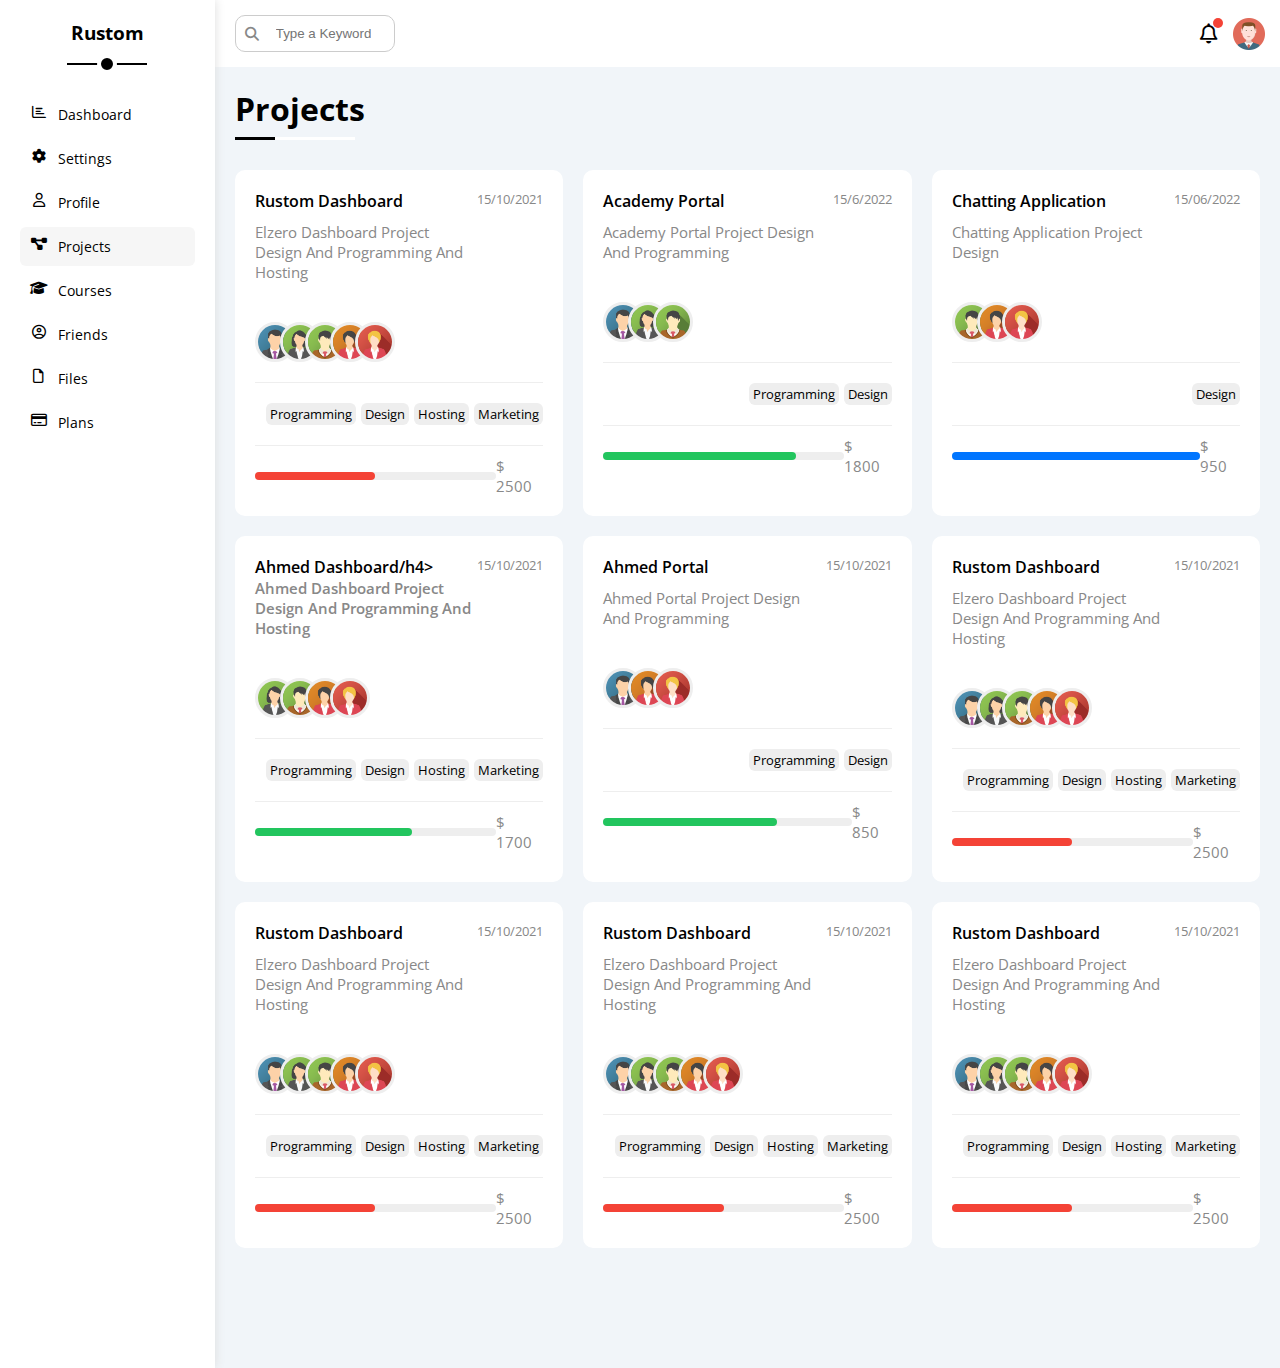
<file: projects.html>
<!DOCTYPE html>
<html lang="en">
<head>
    <meta charset="UTF-8">
    <meta name="viewport" content="width=device-width, initial-scale=1.0">
    <meta http-equiv="X-UA-Compatible" content="ie=edge">
    <link rel="stylesheet"  href="css/all.min.css"/>
    <link rel="stylesheet"  href="css/framework.css"/>
    <link rel="stylesheet"  href="css/master.css"/>
    <link rel="preconnect" href="https://fonts.googleapis.com">
<link rel="preconnect" href="https://fonts.gstatic.com" crossorigin>
<link href="https://fonts.googleapis.com/css2?family=Open+Sans:ital,wdth,wght@0,75..100,300..800;1,75..100,300..800&display=swap" rel="stylesheet">
    <title>Rustom-project</title>
</head>
<body>
    <div class="page d-flex ">
        <div class="sidebar bg-white p-20 p-relative">
            <h3 class="p-relative txt-c mt-0">Rustom</h3>
            <ul>
                <li>
                    <a class="d-flex align-center fs-14 c-black rad-6 p-10" href="index.html">
                        <i class="fa-regular fa-chart-bar fa-fw"></i>
                        <span>Dashboard</span>
                    </a>
                </li>
                <li>
                    <a class=" d-flex align-center fs-14 c-black rad-6 p-10" href="settings.html">
                        <i class="fa-solid fa-gear fa-fw"></i>
                        <span>Settings</span>
                    </a>
                </li>
                <li>
                  <a class="d-flex align-center fs-14 c-black rad-6 p-10" href="profile.html">
                        <i class="fa-regular fa-user fa-fw"></i>
                        <span>Profile</span>
                    </a>
                </li>
                <li>
                    <a class="active d-flex align-center fs-14 c-black rad-6 p-10" href="projects.html">
                        <i class="fa-solid fa-diagram-project fa-fw"></i>
                        <span>Projects</span>
                    </a>
                </li>
                <li>
                    <a class="d-flex align-center fs-14 c-black rad-6 p-10" href="courses.html">
                        <i class="fa-solid fa-graduation-cap fa-fw"></i>
                        <span>Courses</span>
                    </a>
                </li>
                <li>
                    <a class="d-flex align-center fs-14 c-black rad-6 p-10" href="friends.html">
                        <i class="fa-regular fa-circle-user fa-fw"></i>
                        <span>Friends</span>
                    </a>
                </li>
                <li>
                    <a class="d-flex align-center fs-14 c-black rad-6 p-10" href="files.html">
                        <i class="fa-regular fa-file fa-fw"></i>
                        <span>Files</span>
                  </a>
                </li>
                <li>
                  <a class="d-flex align-center fs-14 c-black rad-6 p-10" href="plans.html">
                        <i class="fa-regular fa-credit-card fa-fw"></i>
                        <span>Plans</span>
                  </a>
                </li>
            </ul>
      </div>

      <div class="content w-full">
            <!-- start head -->
            <div class="head bg-white p-15 between-flex">
              <div class="search p-relative">
                  <input class="p-10" type="search" placeholder="Type a Keyword">
              </div>
              <div class="icons d-flex align-c">
                  <span class="p-relative notification">
                        <i class="fa-regular fa-bell fa-lg"></i>
                  </span>
                  <img src="imgs/avatar.png" alt="">
              </div>
            </div>
            <!--   end head -->
            <h1 class="p-relative" >Projects</h1>
            <div class="projects-page d-grid gap-20 m-20">
              <div class="part one bg-white p-20 rad-10">
                <div class="head d-flex">
                  <div class="text flex-1">
                    <h4 class="m-0 mb-10 fw-600">Rustom Dashboard</h4>
                    <p class="fs-15 c-grey m-0 mb-20">
                      Elzero Dashboard Project Design And Programming And Hosting
                    </p>
                  </div>
                  <span class="fs-13 c-grey ">15/10/2021</span>
                </div>
                <div class="images d-flex">
                  <img src="imgs/team-01.png">
                  <img src="imgs/team-02.png">
                  <img src="imgs/team-03.png">
                  <img src="imgs/team-04.png">
                  <img src="imgs/team-05.png">
                </div>
                <div class="spans end-flex">
                  <span>Programming</span>
                  <span>Design</span>
                  <span>Hosting</span>
                  <span>Marketing</span>
                </div>
                <div class="footer between-flex">
                  <div class="progress bg-eee p-relative">
                    <span class="bg-red flex-1" style="width:50%"></span>
                  </div>
                  <span class="c-grey fs-15">$ 2500</span>
                </div>
              </div>
              <div class="part two bg-white p-20 rad-10">
                <div class="head d-flex">
                  <div class="text flex-1">
                    <h4 class="m-0 mb-10 fw-600">Academy Portal</h4>
                    <p class="fs-15 c-grey m-0 mb-20">
                      Academy Portal Project Design And Programming
                    </p>
                  </div>
                  <span class="fs-13 c-grey ">15/6/2022</span>
                </div>
                <div class="images d-flex">
                  <img src="imgs/team-01.png">
                  <img src="imgs/team-02.png">
                  <img src="imgs/team-03.png">
                </div>
                <div class="spans end-flex">
                  <span>Programming</span>
                  <span>Design</span>
                </div>
                <div class="footer between-flex">
                  <div class="progress bg-eee p-relative">
                    <span class="bg-green flex-1" style="width:80%"></span>
                  </div>
                  <span class="c-grey fs-15">$ 1800</span>
                </div>
              </div>
              <div class="part three bg-white p-20 rad-10">
                <div class="head d-flex">
                  <div class="text flex-1">
                    <h4 class="m-0 mb-10 fw-600">Chatting Application</h4>
                    <p class="fs-15 c-grey m-0 mb-20">
                      Chatting Application Project Design
                    </p>
                  </div>
                  <span class="fs-13 c-grey ">15/06/2022</span>
                </div>
                <div class="images d-flex">
                  <img src="imgs/team-03.png">
                  <img src="imgs/team-04.png">
                  <img src="imgs/team-05.png">
                </div>
                <div class="spans end-flex">
                  <span>Design</span>
                </div>
                <div class="footer between-flex">
                  <div class="progress bg-eee p-relative">
                    <span class="bg-blue flex-1" style="width:100%"></span>
                  </div>
                  <span class="c-grey fs-15">$ 950</span>
                </div>
              </div>
              <div class="part four bg-white p-20 rad-10">
                <div class="head d-flex">
                  <div class="text flex-1">
                    <h4 class="m-0 mb-10 fw-600">Ahmed Dashboard/h4>
                    <p class="fs-15 c-grey m-0 mb-20">
                      Ahmed Dashboard Project Design And Programming And Hosting
                    </p>
                  </div>
                  <span class="fs-13 c-grey ">15/10/2021</span>
                </div>
                <div class="images d-flex">
                  <img src="imgs/team-02.png">
                  <img src="imgs/team-03.png">
                  <img src="imgs/team-04.png">
                  <img src="imgs/team-05.png">
                </div>
                <div class="spans end-flex">
                  <span>Programming</span>
                  <span>Design</span>
                  <span>Hosting</span>
                  <span>Marketing</span>
                </div>
                <div class="footer between-flex">
                  <div class="progress bg-eee p-relative">
                    <span class="bg-green flex-1" style="width:65%"></span>
                  </div>
                  <span class="c-grey fs-15">$ 1700</span>
                </div>
              </div>
              <div class="part five bg-white p-20 rad-10">
                <div class="head d-flex">
                  <div class="text flex-1">
                    <h4 class="m-0 mb-10 fw-600">Ahmed Portal</h4>
                    <p class="fs-15 c-grey m-0 mb-20">
                      Ahmed Portal Project Design And Programming                    </p>
                  </div>
                  <span class="fs-13 c-grey ">15/10/2021</span>
                </div>
                <div class="images d-flex">
                  <img src="imgs/team-01.png">
                  <img src="imgs/team-04.png">
                  <img src="imgs/team-05.png">
                </div>
                <div class="spans end-flex">
                  <span>Programming</span>
                  <span>Design</span>
                </div>
                <div class="footer between-flex">
                  <div class="progress bg-eee p-relative">
                    <span class="bg-green flex-1" style="width:70%"></span>
                  </div>
                  <span class="c-grey fs-15">$ 850</span>
                </div>
              </div>
              <div class="part six bg-white p-20 rad-10">
                <div class="head d-flex">
                  <div class="text flex-1">
                    <h4 class="m-0 mb-10 fw-600">Rustom Dashboard</h4>
                    <p class="fs-15 c-grey m-0 mb-20">
                      Elzero Dashboard Project Design And Programming And Hosting
                    </p>
                  </div>
                  <span class="fs-13 c-grey ">15/10/2021</span>
                </div>
                <div class="images d-flex">
                  <img src="imgs/team-01.png">
                  <img src="imgs/team-02.png">
                  <img src="imgs/team-03.png">
                  <img src="imgs/team-04.png">
                  <img src="imgs/team-05.png">
                </div>
                <div class="spans end-flex">
                  <span>Programming</span>
                  <span>Design</span>
                  <span>Hosting</span>
                  <span>Marketing</span>
                </div>
                <div class="footer between-flex">
                  <div class="progress bg-eee p-relative">
                    <span class="bg-red flex-1" style="width:50%"></span>
                  </div>
                  <span class="c-grey fs-15">$ 2500</span>
                </div>
              </div>
              <div class="part seven bg-white p-20 rad-10">
                <div class="head d-flex">
                  <div class="text flex-1">
                    <h4 class="m-0 mb-10 fw-600">Rustom Dashboard</h4>
                    <p class="fs-15 c-grey m-0 mb-20">
                      Elzero Dashboard Project Design And Programming And Hosting
                    </p>
                  </div>
                  <span class="fs-13 c-grey ">15/10/2021</span>
                </div>
                <div class="images d-flex">
                  <img src="imgs/team-01.png">
                  <img src="imgs/team-02.png">
                  <img src="imgs/team-03.png">
                  <img src="imgs/team-04.png">
                  <img src="imgs/team-05.png">
                </div>
                <div class="spans end-flex">
                  <span>Programming</span>
                  <span>Design</span>
                  <span>Hosting</span>
                  <span>Marketing</span>
                </div>
                <div class="footer between-flex">
                  <div class="progress bg-eee p-relative">
                    <span class="bg-red flex-1" style="width:50%"></span>
                  </div>
                  <span class="c-grey fs-15">$ 2500</span>
                </div>
              </div>
              <div class="part eight bg-white p-20 rad-10">
                <div class="head d-flex">
                  <div class="text flex-1">
                    <h4 class="m-0 mb-10 fw-600">Rustom Dashboard</h4>
                    <p class="fs-15 c-grey m-0 mb-20">
                      Elzero Dashboard Project Design And Programming And Hosting
                    </p>
                  </div>
                  <span class="fs-13 c-grey ">15/10/2021</span>
                </div>
                <div class="images d-flex">
                  <img src="imgs/team-01.png">
                  <img src="imgs/team-02.png">
                  <img src="imgs/team-03.png">
                  <img src="imgs/team-04.png">
                  <img src="imgs/team-05.png">
                </div>
                <div class="spans end-flex">
                  <span>Programming</span>
                  <span>Design</span>
                  <span>Hosting</span>
                  <span>Marketing</span>
                </div>
                <div class="footer between-flex">
                  <div class="progress bg-eee p-relative">
                    <span class="bg-red flex-1" style="width:50%"></span>
                  </div>
                  <span class="c-grey fs-15">$ 2500</span>
                </div>
              </div>
              <div class="part nine bg-white p-20 rad-10">
                <div class="head d-flex">
                  <div class="text flex-1">
                    <h4 class="m-0 mb-10 fw-600">Rustom Dashboard</h4>
                    <p class="fs-15 c-grey m-0 mb-20">
                      Elzero Dashboard Project Design And Programming And Hosting
                    </p>
                  </div>
                  <span class="fs-13 c-grey ">15/10/2021</span>
                </div>
                <div class="images d-flex">
                  <img src="imgs/team-01.png">
                  <img src="imgs/team-02.png">
                  <img src="imgs/team-03.png">
                  <img src="imgs/team-04.png">
                  <img src="imgs/team-05.png">
                </div>
                <div class="spans end-flex">
                  <span>Programming</span>
                  <span>Design</span>
                  <span>Hosting</span>
                  <span>Marketing</span>
                </div>
                <div class="footer between-flex">
                  <div class="progress bg-eee p-relative">
                    <span class="bg-red flex-1" style="width:50%"></span>
                  </div>
                  <span class="c-grey fs-15">$ 2500</span>
                </div>
              </div>
              
            </div>
        </div>
</body>
</html>
                <!-- <label class="center-flex">
                    <input class="toggle-checkbox" type="checkbox" checked>
                    <div class="toggle-switch"></div>
                </label> -->

                <!-- <label class="center-flex">
                    <input class="thick-toggle-checkbox" type="checkbox" checked>
                    <div class="thick-toggle-switch"></div>
                </label> -->
</file>
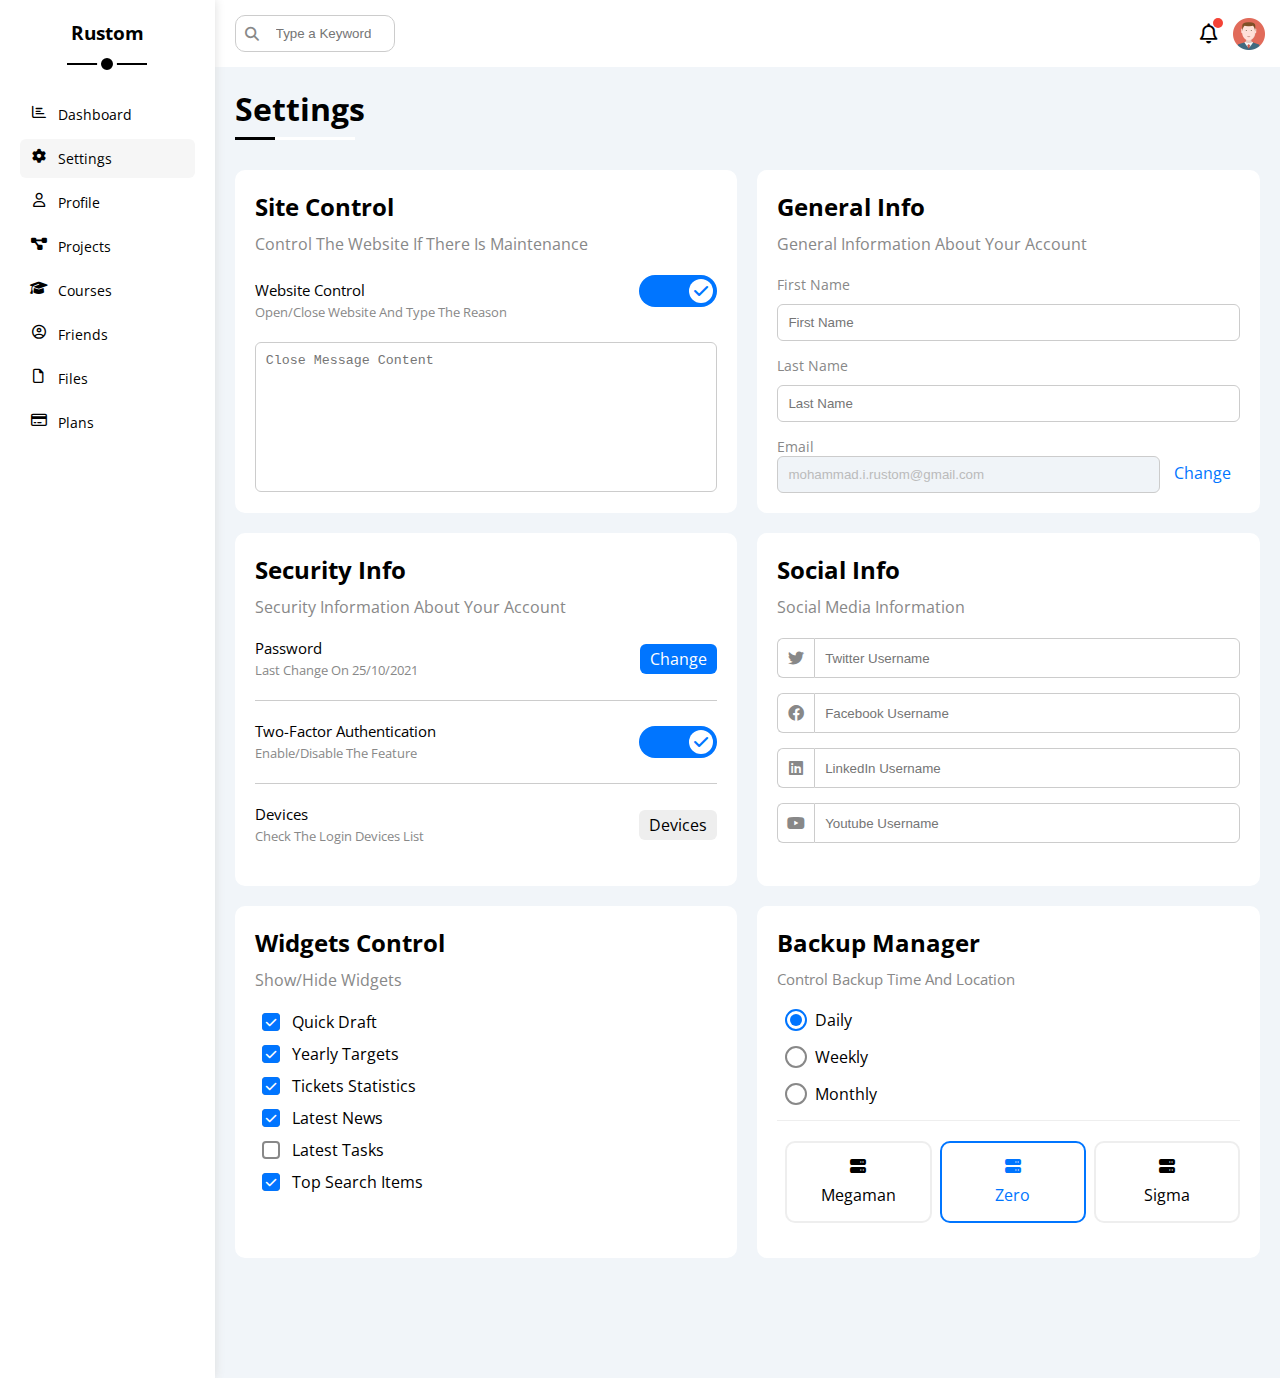
<file: settings.html>
<!DOCTYPE html>
<html lang="en">
<head>
    <meta charset="UTF-8">
    <meta name="viewport" content="width=device-width, initial-scale=1.0">
    <meta http-equiv="X-UA-Compatible" content="ie=edge">
    <link rel="stylesheet"  href="css/all.min.css"/>
    <link rel="stylesheet"  href="css/framework.css"/>
    <link rel="stylesheet"  href="css/master.css"/>
    <link rel="preconnect" href="https://fonts.googleapis.com">
<link rel="preconnect" href="https://fonts.gstatic.com" crossorigin>
<link href="https://fonts.googleapis.com/css2?family=Open+Sans:ital,wdth,wght@0,75..100,300..800;1,75..100,300..800&display=swap" rel="stylesheet">
    <title>Rustom-Settings</title>
</head>
<body>
    <div class="page d-flex ">
        <div class="sidebar bg-white p-20 p-relative">
            <h3 class="p-relative txt-c mt-0">Rustom</h3>
            <ul>
                <li>
                    <a class="d-flex align-center fs-14 c-black rad-6 p-10" href="index.html">
                        <i class="fa-regular fa-chart-bar fa-fw"></i>
                        <span>Dashboard</span>
                    </a>
                </li>
                <li>
                    <a class="active d-flex align-center fs-14 c-black rad-6 p-10" href="settings.html">
                        <i class="fa-solid fa-gear fa-fw"></i>
                        <span>Settings</span>
                    </a>
                </li>
                <li>
                    <a class="d-flex align-center fs-14 c-black rad-6 p-10" href="profile.html">
                        <i class="fa-regular fa-user fa-fw"></i>
                        <span>Profile</span>
                    </a>
                </li>
                <li>
                    <a class="d-flex align-center fs-14 c-black rad-6 p-10" href="projects.html">
                        <i class="fa-solid fa-diagram-project fa-fw"></i>
                        <span>Projects</span>
                    </a>
                </li>
                <li>
                    <a class="d-flex align-center fs-14 c-black rad-6 p-10" href="courses.html">
                        <i class="fa-solid fa-graduation-cap fa-fw"></i>
                        <span>Courses</span>
                    </a>
                </li>
                <li>
                    <a class="d-flex align-center fs-14 c-black rad-6 p-10" href="friends.html">
                        <i class="fa-regular fa-circle-user fa-fw"></i>
                        <span>Friends</span>
                    </a>
                </li>
                <li>
                    <a class="d-flex align-center fs-14 c-black rad-6 p-10" href="files.html">
                        <i class="fa-regular fa-file fa-fw"></i>
                        <span>Files</span>
                    </a>
                </li>
                <li>
                    <a class="d-flex align-center fs-14 c-black rad-6 p-10" href="plans.html">
                        <i class="fa-regular fa-credit-card fa-fw"></i>
                        <span>Plans</span>
                    </a>
                </li>
            </ul>
        </div>

        <div class="content w-full">
            <!-- start head -->
            <div class="head bg-white p-15 between-flex">
                <div class="search p-relative">
                    <input class="p-10" type="search" placeholder="Type a Keyword">
                </div>
                <div class="icons d-flex align-c">
                    <span class="p-relative notification">
                        <i class="fa-regular fa-bell fa-lg"></i>
                    </span>
                    <img src="imgs/avatar.png" alt="">
                </div>
            </div>
            <!--   end head -->
            <h1 class="p-relative" >Settings</h1>
            <div class="settings-page m-20 d-grid gap-20">
                <div class="site-control p-20 bg-white rad-10">
                    <h2 class="mt-0 mb-10">Site Control</h2>
                    <p class="mt-0 mb-20 c-grey fs-25">
                        Control The Website If There Is Maintenance
                    </p>
                    <div class="mb-15 between-flex">
                        <div class="">
                            <p class="c-black fs-15 m-0 mb-5">Website Control</p>
                            <span class="c-grey fs-13">Open/Close Website And Type The Reason</span>
                        </div>
                        <label class="center-flex mb-20">
                            <input class="toggle-checkbox" type="checkbox" checked>
                            <div class="toggle-switch"></div>
                        </label>
                    </div>
                    <textarea class="w-full p-10 rad-6 d-block" placeholder="Close Message Content"></textarea>
                </div>
                <div class="general-info p-20 bg-white rad-10">
                    <h2 class="mt-0 mb-10">General Info</h2>
                    <p class="mt-0 mb-20 c-grey fs-25">
                        General Information About Your Account
                    </p>
                    <div class="mb-15">
                        <label class="fs-14 c-grey d-block mb-10" for="first">First Name</label>
                        <input class="b-none border-ccc p-10 rad-6 d-block w-full" type="text" id="first" placeholder="First Name">
                    </div>
                    <div class="mb-15">
                        <label class="fs-14 c-grey d-block mb-10" for="last">Last Name</label>
                        <input class="b-none border-ccc p-10 rad-6 d-block w-full" type="text" id="last" placeholder="Last Name">
                    </div>
                    <div>
                        <label class="fs-14 c-grey d-block mb-5" for="email">Email</label>
                        <input class="email b-none border-ccc p-10 rad-6 w-full mr-10" id="email" type="email" value="mohammad.i.rustom@gmail.com" disabled="">
                        <a class="c-blue" href="#">Change</a>
                    </div>
                </div>
                <div class="sec-info p-20 bg-white rad-10">
                    <h2 class="mt-0 mb-10">Security Info</h2>
                    <p class="mt-0 mb-20 c-grey fs-25">
                        Security Information About Your Account
                    </p>
                    <div class="between-flex mb-20">
                        <div class="flex-1">
                            <p class="c-black fs-15 m-0">Password</p>
                            <span class="c-grey fs-13 mt-0">Last Change On 25/10/2021</span>
                        </div>
                        <a class="button bg-blue c-white btn-shape" href="#">Change</a>
                    </div>
                    <div class="between-flex mb-20">
                        <div class="flex-1">
                            <p class="c-black fs-15 m-0">Two-Factor Authentication</p>
                            <span class="c-grey fs-13 mt-0">Enable/Disable The Feature</span>
                        </div>
                        <label class="center-flex">
                            <input class="toggle-checkbox" type="checkbox" checked>
                            <div class="toggle-switch"></div>
                        </label>
                    </div>
                    <div class="between-flex mb-20">
                        <div class="flex-1">
                            <p class="c-black fs-15 m-0">Devices</p>
                            <span class="c-grey fs-13 mt-0">Check The Login Devices List</span>
                        </div>
                        <a class="bg-eee c-black btn-shape" href="#">Devices</a>
                    </div>
                </div>
                <div class="social-info p-20 bg-white rad-10">
                    <h2 class="mt-0 mb-10">Social Info</h2>
                    <p class="mt-0 mb-20 c-grey fs-25">
                        Social Media Information
                    </p>
                    <div class="line twitter d-flex mb-15 rad-6">
                        <i class="fa-brands fa-twitter center-flex c-grey"></i>
                        <input class="w-full b-none" type="text" placeholder="Twitter Username">
                    </div>
                    <div class="line facebook d-flex mb-15 rad-6">
                        <i class="fa-brands fa-facebook center-flex c-grey"></i>
                        <input class="w-full b-none" type="text" placeholder="Facebook Username">
                    </div>
                    <div class="line linkedin d-flex mb-15 rad-6">
                        <i class="fa-brands fa-linkedin center-flex c-grey"></i>
                        <input class="w-full b-none" type="text" placeholder="LinkedIn Username">
                    </div>
                    <div class="line youtube d-flex mb-15 rad-6">
                        <i class="fa-brands fa-youtube center-flex c-grey"></i>
                        <input class="w-full b-none" type="text" placeholder="Youtube Username">
                    </div>
                </div>
                <div class="widgets-control p-20 bg-white rad-10">
                    <h2 class="mt-0 mb-10">Widgets Control</h2>
                    <p class="mt-0 mb-20 c-grey fs-25">
                        Show/Hide Widgets
                    </p>
                    <div class="line mb-10 d-flex align-c">
                        <input type="checkbox" id="one" checked class="">
                        <label for="one" class="">Quick Draft</label>                   
                    </div>
                    <div class="line mb-10 d-flex align-c">
                        <input type="checkbox" id="two" checked class="">
                        <label for="two" class="">Yearly Targets</label>
                    </div>
                    <div class="line mb-10 d-flex align-c">
                        <input type="checkbox" id="three" checked class="">
                        <label for="three" class="">Tickets Statistics</label>
                    </div>
                    <div class="line mb-10 d-flex align-c">
                        <input type="checkbox" id="four" checked class="">
                        <label for="four" class="">Latest News</label>
                    </div>
                    <div class="line mb-10 d-flex align-c">
                        <input type="checkbox" id="five"  class="">
                        <label for="five" class="">Latest Tasks</label>
                    </div>
                    <div class="line mb-10 d-flex align-c">
                        <input type="checkbox" id="six" checked class="">
                        <label for="six" class="">Top Search Items</label>
                    </div>
                    
                </div>
                <div class="backup-control p-20 bg-white rad-10">
                        <h2 class="mt-0 mb-10">Backup Manager</h2>
                        <p class="mt-0 mb-20 c-grey fs-15">Control Backup Time And Location</p>
                        <div class="date d-flex align-c mb-15">
                          <input type="radio" name="time" id="daily" checked="">
                          <label for="daily">Daily</label>
                        </div>
                        <div class="date d-flex align-center mb-15">
                          <input type="radio" name="time" id="weekly">
                          <label for="weekly">Weekly</label>
                        </div>
                        <div class="date d-flex align-c mb-15">
                          <input type="radio" name="time" id="monthly">
                          <label for="monthly">Monthly</label>
                        </div>
                        <div class="servers d-flex align-c txt-c">
                          <input type="radio" name="servers" id="server-one">
                          <div class="server mb-15 rad-10 w-full">
                            <label class="d-block m-15" for="server-one">
                              <i class="fa-solid fa-server d-block mb-10"></i>
                              Megaman
                            </label>
                          </div>
                          <input type="radio" name="servers" id="server-two" checked="">
                          <div class="server mb-15 rad-10 w-full">
                            <label class="d-block m-15" for="server-two">
                              <i class="fa-solid fa-server d-block mb-10"></i>
                              Zero
                            </label>
                          </div>
                          <input type="radio" name="servers" id="server-three">
                          <div class="server mb-15 rad-10 w-full">
                            <label class="d-block m-15" for="server-three">
                              <i class="fa-solid fa-server d-block mb-10"></i>
                              Sigma
                            </label>
                          </div>
                        </div>
                </div>
            </div>
</body>
</html>
                <!-- <label class="center-flex">
                    <input class="toggle-checkbox" type="checkbox" checked>
                    <div class="toggle-switch"></div>
                </label> -->
</file>
<file: css/framework.css>
:root {
    --blue-color: #0075ff;
    --blue-alt-color: #0d69d5;
    --orange-color: #f59e0b;
    --green-color: #22c55e;
    --red-color: #f44336;
    --grey-color: #888;
}

/* start components */
.between-flex{
    display: flex;
    justify-content: space-between;
    align-items: center;
}
.center-flex{
    display: flex;
    justify-content: center;
    align-items: center;
}
.start-flex{
    display: flex;
    justify-content: center;
    align-items:flex-start;
}
.end-flex{
    display: flex;
    justify-content: flex-end;
    align-items: center;
}
.btn-shape {
    padding: 4px 10px;
    border-radius: 6px;
}
/*   end components */

/* start box display */
.d-flex{
    display:flex;
}
.f-wrap{
    flex-wrap: wrap;
}
.flex-1{
    flex:1;
}
.flex-basis-50{
    flex-basis:50%;
}
.align-c{
    align-items:center;
}
.space-bet{
    justify-content:space-between;
}
.p-relative{
    position:relative;
}
.d-grid{
    display:grid;
}
.gap-20{
    gap:20px;
}
.gap-10{
    gap:10px;
}
.d-block{
    display:block;
}
@media (max-width: 767px){
    .block-mobile {
        display:block;
    }
    .hide-mobile {
        display: none;
    }
}



/* end box display */

/* start = padding + margin */
.p-0{
    padding:0;
}
.p-10{
    padding:10px;
}
.p-15{
    padding:15px;
}
.p-20{
    padding:20px;
}
.m-0{
    margin: 0px;
}
.m-20{
    margin:20px;
}
.m-15{
    margin:15px;
}
.mt-0{
    margin-top:0;
}
.mt-5{
    margin-top:5px;
}
.mt-10{
    margin-top:10px;
}
.mt-20{
    margin-top:20px;
}
.mt-25{
    margin-bottom:25px;
}

.mr-5{
    margin-right:5px;
}
.mr-10{
    margin-right:10px;
}
.mr-15{
    margin-right:15px;
}
.mr-20{
    margin-right:20px;
}
.mr-50{
    margin-right:50px;
}
.mb-10{
    margin-bottom:10px;
}
.mb-15{
    margin-bottom:15px;
}
.mb-20{
    margin-bottom:20px;
}
.ml-10{
    margin-left:10px;
}

/*   end = padding + margin */

/* start color */
.bg-white{
    background-color:white;
}
.bg-eee{
    background-color:#eee;
}
.bg-blue{
    background-color:var(--blue-color);
}
.bg-grey{
    background-color:var(--grey-color);
}
.bg-orange{
    background-color:var(--orange-color);
}
.bg-green{
    background-color:var(--green-color);
}
.bg-red{
    background-color:var(--red-color);
}
.c-white{
    color:white;
}
.c-black{
    color:black;
}
.c-grey{
    color:var(--grey-color);
}
.c-orange{
    color:var(--orange-color);
}
.c-green{
    color:var(--green-color);
}
.c-blue{
    color: var(--blue-color);
}
.c-red{
    color:var(--red-color);
}
/*   end color */

/* start font */
.txt-c{
    text-align:center;
}
.txt-l{
    text-align:left;
}
.txt-r{
    text-align:right;
}
.fs-13{
    font-size:13px;
}
.fs-14{
    font-size:14px;
}
.fs-15{
    font-size:15px;
}
.fs-18{
    font-size:18px;
}
.fw-600{
    font-weight: 600;
}
.fw-500{
    font-weight: 500;
}
.fw-bold{
    font-weight:bold;
}
.lh-2{
    line-height:2;
}
.upper{
    text-transform:uppercase;
}
@media (max-width: 767px){
    .txt-c-mobile {
        text-align:center;
    }
}
/*   end font */

/* start border */
.rad-6{
    border-radius:6px;
}
.rad-10{
    border-radius:10px;
}
.rad-50{
    border-radius:50%;
}
.b-none{
    border:none;
}
.border-ccc{
    border: 1px solid #ccc;
}
/*   end border */

/* start width */
.w-full{
    width: 100%;
}
.w-fit{
    width:fit-content;
}
/*   end width */
.overflow-h{
    overflow: hidden;
}
</file>
<file: css/master.css>
:root {
    --blue-color: #0075ff;
    --blue-alt-color: #0d69d5;
    --orange-color: #f59e0b;
    --green-color: #22c55e;
    --red-color: #f44336;
    --grey-color: #888;
}

*{
    box-sizing: border-box;
}
body {
    font-family: "Open Sans", sans-serif;
    margin: 0;
}
*:focus{
    outline:none;
}
a{
    text-decoration:none;
}
ul{
    list-style:none;
    padding:0;
}
::-webkit-scrollbar{
    width:15px;
}
::-webkit-scrollbar-track{
    background-color:white;

}
::-webkit-scrollbar-thumb{
    background-color:var(--blue-color);
    
}
::-webkit-scrollbar-thumb:hover{
    background-color:var(--blue-alt-color);
    
}
.page{
    min-height:100vh;
    background-color: #f1f5f9;
}
/* start sidebar */
.sidebar{
    width:250px;
    box-shadow: 0 0 10px #ddd;
}
.sidebar > h3{
    margin-bottom:50px;
}
.sidebar > h3:before{
    position: absolute;
    content: "";
    background-color:black;
    width: 80px;
    height: 2px;
    bottom:-20px;
    transform:translateX(-50%);
    left: 50%;
}
.sidebar > h3:after{
    position: absolute;
    content: "";
    bottom:-29px;
    transform:translateX(-50%);
    left: 50%;
    width:12px;
    height:12px;
    border-radius: 50%;
    background-color:black;
    border: 4px solid white;
}
.sidebar ul{

}
.sidebar ul li{
    
}
.sidebar ul li a{
    transition: 0.3s;
    margin-bottom: 5px;
}
.sidebar ul li a:hover,
.sidebar ul li a.active{
    background-color: #f6f6f6;
}
.sidebar ul li a span {
    font-size:14px;
    margin-left:10px;
}
@media (max-width: 767px){
    .sidebar{
        width: 58px;
        padding:10px;
    }
    .sidebar >h3{
        font-size:11px;
        margin-bottom:15px;
    }
    .sidebar ul li a span{
        display:none;
    }
    .sidebar > h3:before,
    .sidebar > h3:after{
        display: none;
    }
}
/*   end sidebar */

/* --------------------------- start Dashboard page ------------------------------ */

/* start content */
.content{
    overflow: hidden;
    padding-bottom:100px;
}
.head .search:before{
    font-family:var(--fa-style-family-classic);
    content:"\f002";
    font-weight: 900;
    position:absolute;
    left:15px;
    top:50%;
    transform:translateY(-50%);
    font-size:14px;
    color:var(--grey-color);

}
.head .search input{
    border:1px solid #ccc;
    border-radius:10px;
    margin-left:5px;
    padding-left:40px;
    width:160px;
    transition:width 0.3s;
}
.head .search input:focus{
    width:200px;

}
.head .search input:focus::placeholder{
    opacity:0;
}
.head .icons .notification:before{
    content:"";
    position:absolute;
    width:10px;
    height:10px;
    background-color:var(--red-color);
    border-radius:50%;
    right:-5px;
    top:-5px;
}
.head .icons img{
    width:32px;
    height:32px;
    margin-left:15px;
}
.page h1{
    margin:20px 20px 40px ;

}
.page h1:before,
.page h1:after{
    content:"";
    position:absolute;
    height:3px;
    bottom:-10px;
    left:0;
}
.page h1:before{
    background-color:white;
    width:120px;
}
.page h1:after{
    background-color:black;
    width:40px;
}
.wrapper{
    grid-template-columns:repeat(auto-fill,minmax(450px,1fr));
    margin-left:20px;
    margin-right:20px;
}
@media (max-width: 767px){
    .wrapper{
        grid-template-columns:minmax(200px,1fr);
        margin-left:10px;
        margin-right:10px;
        gap:10px;
    }
}
/*   end content */

/* start welcome widget */
.welcome{
    overflow:hidden;
}
.welcome .intro img{
    width:200px;
    margin-bottom:-10px;

}
.welcome .avatar{
    width:64px;
    height:64px;
    border:2px solid white;
    border-radius:50%;
    padding:2px;
    box-shadow:0 0 5px #ddd;
    margin-left:20px;
    margin-top:-32px;
}
.welcome .body{
    border-top:1px solid #eee;
    border-bottom:1px solid #eee;

}
.welcome .body > div{
    flex:1;
}
.welcome .visit{
    margin: 0 15px 15px auto;
    transition:0.3s;
}
.welcome .visit:hover{
    background-color:var(--blue-alt-color);
}
@media (max-width: 767px){
    .welcome .intro{
        padding-bottom:30px;
    }
    .welcome .avatar{
        margin-left:0;
    }
    .welcome .body > div:not(:last-child){
        margin-bottom:20px;
    }
}
/*   end welcome widget */

/* start draft widget */

.quick-draft textarea {
    resize: none;
    min-height: 180px;
}
.quick-draft input.save{
    margin-left: auto;
    transition: 0.3s;
    cursor: pointer;
}
.quick-draft .save:hover {
    background-color: var(--blue-alt-color);
}
/*   end draft widget */

/* Start Targets widget */
.targets .target-row .icon {
    width: 80px;
    height: 80px;
    margin-right: 15px;
}
.targets .details {
    flex: 1;
}
.targets .details .progress {
    height: 4px;
}
.targets .details .progress > span {
    position: absolute;
    left: 0;
    top: 0;
    height: 100%;
}
.targets .details .progress > span span {
    position: absolute;
    bottom: 16px;
    right: -16px;
    color: white;
    padding: 2px 5px;
    border-radius: 6px;
    font-size: 13px;
}
.targets .details .progress > span span::after {
    content: "";
    border-color: transparent;
    border-width: 5px;
    border-style: solid;
    position: absolute;
    bottom: -10px;
    left: 50%;
    transform: translateX(-50%);
}
.targets .details .progress > .blue span::after {
    border-top-color: var(--blue-color);
}
.targets .details .progress > .orange span::after {
    border-top-color: var(--orange-color);
}
.targets .details .progress > .green span::after {
    border-top-color: var(--green-color);
}
.blue .icon,
.blue .progress {
    background-color: rgb(0 117 255 / 20%);
}
.orange .icon,
.orange .progress {
    background-color: rgb(245 158 11 / 20%);
}
.green .icon,
.green .progress {
    background-color: rgb(34 197 94 / 20%);
}
  /* End Targets widget */

/* start tickets widget */

.tickets .box {
    border: 1px solid #ccc;
    width: calc(50% - 10px);
}
@media (max-width: 767px) {
    .tickets .box {
    width: 100%;
    }
}

/*   end tickets widget */

/* start news widget */
.news .line:not(:last-child) {
    border-bottom: 1px solid #ccc;
}
.news .text{
    flex: 1;
}
.news .text h3 {
    margin: 0 0 6px;
    font-size: 16px;
}
.news .line img{
    width:100px;
}
.news .line span{
    padding:5px 4px;
}
@media (max-width: 767px) {
    .news .line{
        padding-bottom:20px;
        margin-bottom:20px;
    }
    .news .line img{
        margin:10px auto 0;
    }
}
/*   end news widget */

/* start latest-tasks widget */
.tasks .line:not(:last-child){
    border-bottom:1px solid #ccc;
    margin-bottom:15px;
}
.tasks .line .text{
    flex: 1;
}
.tasks .line .text h3{
}
.tasks .line .text p{
    margin-bottom:15px;
}
.tasks .deleted{
    opacity:0.3;
}
.tasks .deleted .text h3{
    text-decoration: line-through;
}
.tasks .deleted .text p{
    text-decoration: line-through;
}

/*   end latest-tasks widget */

/* start uploads widget */
.uploads ul li{
    padding:15px 0;
}
.uploads ul li:not(:last-child){
    border-bottom: 1px solid #ccc;
}
.uploads .info img{
    width:50px;
    margin-right:10px;
}
/*   end uploads widget */

/* start last-project progress widget */
.project ul:before{
    position: absolute;
    content: "";
    width: 2px;
    top: 0;
    left: 0;
    height: 100%;
    background-color: var(--blue-color);
    margin-left:10px;
}
.project ul li{
    margin-left:40px;
}
.project ul li:before{
    position: absolute;
    content: "";
    height: 20px;
    width: 20px;
    top: 0;
    background-color: var(--blue-color);
    left: -41px;
    border: 2px solid white;
    outline: 2px solid var(--blue-color);
    border-radius: 50%;
}
.project ul li:last-child:before{
    background-color: white;
}
.project ul li:nth-child(4):before{
    animation:on-off 1.5s infinite;
}
/*   end last-project progress widget */

/* start reminders widget */
.reminder ul li{
    margin-left:40px;
    padding-left:10px;
}
.reminder ul li > span{
    position: absolute;
    width: 18px;
    height: 18px;
    top: 50%;
    transform: translateY(-50%);
    left: -40px;
    border-radius: 50%;
}
.reminder ul li.blue{
    border-left:2px solid var(--blue-color) ;
}
.reminder ul li.green{
    border-left:2px solid var(--green-color) ;
}
.reminder ul li.orange{
    border-left:2px solid var(--orange-color) ;
}
.reminder ul li.red{
    border-left:2px solid var(--red-color) ;
}
/*   end reminders widget */

/* start post widget */

.post .head img{
    width:60px;
    height:60px;
    margin-right:10px;
}
.post .body p{
    padding:20px 0;
    border-top: 1px solid #ccc;
    border-bottom: 1px solid #ccc;
}

@media (max-width: 767px){
    .post .head img{
        
    }
}

/*   end post widget */

/* start social widget */

.social .line{
    margin:10px 0;
}
.social .line .icon i{
    display:flex;
    justify-content:center;
    align-items:center;
    height:60px;
    width:60px;
    margin-right:10px;
}
.social .line p{
    flex:1;
}
.social .twitter {
    background-color: rgb(29 161 242 / 20%);
    color: #1da1f2;
}
.social .facebook {
    background-color: rgb(24 119 242 / 20%);
    color: #1da1f2;
}

.social .youtube {
    background-color: rgb(255 0 0 / 20%);
    color: #ff0000;
}
.social .linkedin {
    background-color: rgb(0 119 181 / 20%);
    color: #0077b5;
}
.social .twitter i {
    background-color: #1da1f2;
}
.social .facebook i {
    background-color: #1da1f2;
}

.social .youtube i {
    background-color:#ff0000;
}
.social .linkedin i {
    background-color: #0077b5;
}

.social .twitter a {
    background-color: #1da1f2;
}
.social .facebook a {
    background-color: #1da1f2;
}

.social .youtube a {
    background-color:#ff0000;
}
.social .linkedin a {
    background-color: #0077b5;
}
@media (max-width: 767px){
    .social .line{
        display: block;
        padding:10px;
    }
    .social .line .icon i{
        margin: 0 auto;
    }
    .social .line a{
        margin:0 auto;
    }
}
/*   end social widget */

/* start projects table */

.projects .responsive-table{
    overflow-x: auto;
}
.projects table{
    min-width:1000px;
    border-spacing:0;
}
.projects table thead td{
    background-color: #eee;
    font-weight: bold;

}
.projects table td{
    padding:15px;
    
}
.projects tbody td{
    border-bottom:1px solid #eee;
    border-left:1px solid #eee;
    transition:0.3s;
}
.projects tbody td:last-child{
    border-right:1px solid #eee;
}
.projects tbody tr:hover td{
background-color: #faf7f7;
}
.projects table img {
    width: 32px;
    height: 32px;
    border-radius: 50%;
    padding: 2px;
    background-color: white;
}
.projects table img:not(:first-child) {
    margin-left: -20px;
}

/*   end projects table */

@keyframes on-off {
    0% 100%{
        background-color: var(--blue-color);
    }
    50%{
        background-color: white;
    }
}
/* ---------------------------   end Dashboard page ------------------------------ */



/* --------------------------- start settings page ------------------------------ */

/* start toggle switch */

.toggle-checkbox {
    -webkit-appearance:none;
    appearance: none;
}
.toggle-switch {
    background-color: #ccc;
    width: 78px;
    height: 32px;
    border-radius: 16px;
    position: relative;
    transition: 0.3s;
    cursor: pointer;
}
.toggle-switch:before {
    font-family:var(--fa-style-family-classic);
    position: absolute;
    content: "\f00d";
    font-weight:900;
    background-color: white;
    color:#aaa;
    width: 24px;
    height: 24px;
    border-radius: 50%;
    left: 4px;
    top: 4px;
    transition: 0.3s;
    display:flex;
    justify-content: center;
    align-items: center;
}
.toggle-checkbox:checked + .toggle-switch{ 
    background-color:var(--blue-color);
}
.toggle-checkbox:checked + .toggle-switch:before {
    content: "\f00c";
    color:var(--blue-color);
    left: 50px;
}
/*   end toggle switch */

/* start sittengs main style */
.settings-page {
    grid-template-columns: repeat(auto-fill , minmax(500px,1fr));
    margin-left:20px;
    margin-right:20px;
}
@media (max-width: 767px) {
    .settings-page {
        grid-template-columns: minmax(100px,1fr);
        margin-left:10px;
        margin-right:10px;
        gap:10px;
    }
}

/*   end sittengs main style */

/* start settings page widgets */

.site-control textarea {
    resize: none;
    height:150px;
    border:1px solid #ccc ;
}


.sec-info > div:not(:last-child) {
    border-bottom: 1px solid #ccc;
    padding-bottom:20px;
}

.settings-page .email {
    display: inline-flex;
    width: calc(100% - 80px);
}
.settings-page :disabled {
    cursor: no-drop;
    background-color: #f0f4f8;
    color: #bbb;
}


.settings-page .social-info i{
    width:40px;
    height:40px;
    display:flex;    
    border:1px solid #ccc;
    border-right:none;
    border-radius:6px 0 0 6px;
}
.settings-page .social-info input{
    border:1px solid #ccc;
    border-radius: 0 6px 6px 0;
    padding:10px;
}

.settings-page .social-info > .twitter:focus-within i {
    color: #1da1f2;
}
.settings-page .social-info > .facebook:focus-within i {
    color: #1877f2;
}
.settings-page .social-info > .linkedin:focus-within i {
    color: #0077b5;
}
.settings-page .social-info > .youtube:focus-within i {
    color: #ff0000;
}


.widgets-control .line input[type="checkbox"] {
    -webkit-appearance: none;
    appearance: none;
}
.widgets-control .line label{
    padding-left: 30px;
    cursor: pointer;
    position: relative;
}
.widgets-control .line label:before,
.widgets-control .line label:after{
    position: absolute;
    left: 0;
    top: 50%;
    margin-top: -9px;
    border-radius: 4px;
}
.widgets-control .line label:hover::before {
    border-color: var(--blue-alt-color);
}
.widgets-control .line label:before{
    content: "";
    width: 14px;
    height: 14px;
    border: 2px solid var(--grey-color);

}
.widgets-control .line label:after{
    font-family: var(--fa-style-family-classic);
    content: "\f00c";
    font-weight: 900;
    background-color: var(--blue-color);
    color: white;
    font-size: 12px;
    width: 18px;
    height: 18px;
    display: flex;
    justify-content: center;
    align-items: center;
    transform: scale(0) rotate(360deg);
    transition: 0.3s;
}
.widgets-control .line input[type="checkbox"]:checked + label::after {
    transform: scale(1);
}

.backup-control input[type="radio"] {
    -webkit-appearance: none;
    appearance: none;
}
.backup-control .date label {
    padding-left: 30px;
    cursor: pointer;
    position: relative;
}
.backup-control .date label::before {
    content: "";
    position: absolute;
    top: 50%;
    left: 0;
    margin-top: -11px;
    width: 18px;
    height: 18px;
    border: 2px solid var(--grey-color);
    border-radius: 50%;
}
.backup-control .date label::after {
    content: "";
    position: absolute;
    left: 5px;
    top: 5px;
    width: 12px;
    height: 12px;
    background: var(--blue-color);
    border-radius: 50%;
    transition: 0.3s;
    transform: scale(0);
}
.backup-control .date input[type="radio"]:checked + label:before {
    border-color: var(--blue-color);
}
.backup-control .date input[type="radio"]:checked + label:after {
    transform: scale(1);
}
.backup-control .servers {
    border-top: 1px solid #eee;
    padding-top: 20px;
}
@media (max-width: 767px) {
    .backup-control .servers {
    flex-wrap: wrap;
    }
}
.backup-control .servers .server {
    border: 2px solid #eee;
    position: relative;
}
.backup-control .servers .server label {
    cursor: pointer;
}
.backup-control .servers input[type="radio"]:checked + .server {
    border-color: var(--blue-color);
    color: var(--blue-color);
}
.toggle-checkbox {
    -webkit-appearance: none;
    appearance: none;
    display: none;
}
.toggle-switch {
    background-color: #ccc;
    width: 78px;
    height: 32px;
    border-radius: 16px;
    position: relative;
    transition: 0.3s;
    cursor: pointer;
}
.toggle-switch:before {
    font-family: var(--fa-style-family-classic);
    content: "\f00d";
    font-weight: 900;
    background-color: white;
    width: 24px;
    height: 24px;
    position: absolute;
    border-radius: 50%;
    top: 4px;
    left: 4px;
    display: flex;
    justify-content: center;
    align-items: center;
    color: #aaa;
    transition: 0.3s;
}
.toggle-checkbox:checked + .toggle-switch {
    background-color: var(--blue-color);
}
.toggle-checkbox:checked + .toggle-switch:before {
    content: "\f00c";
    left: 50px;
    color: var(--blue-color);
}
.settings-page :disabled {
    cursor: no-drop;
    background-color: #f0f4f8;
    color: #bbb;
}
/*   end settings page widgets */

/* ---------------------------   end settings page ------------------------------ */


/* --------------------------- start profile page ------------------------------ */

/* .thick-toggle-checkbox {
    -webkit-appearance:none;
    appearance: none;
}
.thick-toggle-switch {
    background-color: #ccc;
    width: 78px;
    height: 20px;
    border-radius: 16px;
    position: relative;
    transition: 0.3s;
    cursor: pointer;
}
.thick-toggle-switch:before {
    font-family:var(--fa-style-family-classic);
    position: absolute;
    content: "\f00d";
    font-weight:900;
    background-color: white;
    color:#aaa;
    width: 14px;
    height: 14px;
    border-radius: 50%;
    left: 3px;
    top: 3px;
    font-size:12px;
    transition: 0.3s;
    display:flex;
    justify-content: center;
    align-items: center;
}
.thick-toggle-checkbox:checked + .thick-toggle-switch{ 
    background-color:var(--blue-color);
}
.thick-toggle-checkbox:checked + .thick-toggle-switch:before {
    content: "\f00c";
    color:var(--blue-color);
    left: 61px;
} */


@media (max-width: 767px) {
    .profile-page .overview {
      flex-direction: column;
    }
  }
  .profile-page .avatar-box {
    width: 300px;
  }
  @media (min-width: 768px) {
    .profile-page .avatar-box {
      border-right: 1px solid #eee;
    }
  }
  .profile-page .avatar-box > img {
    width: 120px;
    height: 120px;
  }
  .profile-page .avatar-box .level {
    height: 6px;
    overflow: hidden;
    margin: auto;
    width: 70%;
  }
  .profile-page .avatar-box .level span {
    position: absolute;
    left: 0;
    top: 0;
    height: 100%;
    background-color: var(--blue-color);
    border-radius: 6px;
  }
  .profile-page .info-box .box {
    flex-wrap: wrap;
    border-bottom: 1px solid #eee;
    transition: 0.3s;
  }
  .profile-page .info-box .box:hover {
    background-color: #f9f9f9;
  }
  .profile-page .info-box .box > div {
    min-width: 250px;
    padding: 10px 0 0;
  }
  .profile-page .info-box h4 {
    font-weight: normal;
  }
  /* Start Training Code */
  .profile-page .info-box .toggle-switch {
    height: 20px;
  }
  @media (max-width: 767px) {
    .profile-page .info-box .toggle-switch {
      margin: auto;
    }
  }
  .profile-page .info-box .toggle-switch::before {
    width: 12px;
    height: 12px;
    font-size: 8px;
  }
  .profile-page .info-box .toggle-checkbox:checked + .toggle-switch::before {
    left: 62px;
  }

.my-skills ul li:not(:last-child) {
    margin :20px 0;
    padding-bottom:20px;
    border-bottom: 1px solid #eee;
}
.my-skills ul span{
    padding: 5px 10px;
    margin-right: 10px;
    background-color: #eee;
    border-radius:6px;
}
.last-activities .activity-line:not(:last-child) {
    border-bottom: 1px solid #eee;
    padding-bottom:10px;
}
.last-activities .activity-line img{
    height:50px;
    width:50px;
    
}
/* ---------------------------   end profile page ------------------------------ */


/* ---------------------- start peoject page ------------------------- */

.projects-page{
    grid-template-columns: repeat(auto-fill,minmax(300px,1fr));
}
@media (max-width: 767px) {
    .projects-page {
        grid-template-columns: minmax(200px, 1fr);
        margin-left: 10px;
        margin-right: 10px;
        gap: 10px;
    }
}
.projects-page .part{
    transition: 0.3s;
}
.projects-page .part:hover{
    box-shadow: 0px 2px 15px #9c8989;
    transform: translateY(-5px);
}
.projects-page .part .images img{
    height:40px;
    width: 40px;
    border-radius:50%;
    border:3px solid #eee;
}
.projects-page .part .images img:not(:last-child){
    margin-right: -15px;
}
.projects-page .part .images,
.projects-page .part .spans{
    border-bottom: 1px solid #eee;
    /* margin:20px 0; */
    padding:20px 0;
}

.projects-page .part .spans span{
    background-color: #eee;
    padding:2px 4px;
    border-radius: 6px;
    margin-left: 5px;
    font-size:13px;
}
.projects-page .part .footer{
    padding-top:10px;
}
.projects-page .part .footer .progress{
    width: 250px;
    height:8px;
    border-radius: 15px;

}
.projects-page .part .footer .progress span{
    position: absolute;
    content: "";
    height:8px;
    top: 0;
    left: 0;
    border-radius: 15px;
}
/* ----------------------   end peoject page ------------------------- */





/* ---------------------- start courses page ------------------------- */

.courses-page{
    grid-template-columns: repeat(auto-fill,minmax(300px,1fr));
}
@media (max-width: 767px) {
    .courses-page {
        grid-template-columns: minmax(200px, 1fr);
        margin-left: 10px;
        margin-right: 10px;
        gap: 10px;
    }
}
.courses-page .part{
    transition:0.3s;
}
.courses-page .part:hover{
    box-shadow: 0px 2px 15px #9c8989;
    transform: translateY(-5px);
}
.courses-page .part img.cover {
    width: 100%;
    max-width: 100%;
}
.courses-page .part img.avatar {
    height: 65px;
    width: 65px;
    border-radius: 50%;
    border: 3px solid white;
    position: absolute;
    top: 20px;
    left: 20px;
}
.courses-page .part .text{
    border-bottom: 1px solid #eee;
    position: relative;
}
.courses-page .part .text span{
    position: absolute;
    left: 50%;
    transform: translateX(-50%);
    bottom: -15px;
}

/* ----------------------   end courses page ------------------------- */





/* ---------------------- start friends page ------------------------- */

.friends-page{
    grid-template-columns: repeat(auto-fill,minmax(300px,1fr));
}
@media (max-width: 767px){
    .friends-page{
    grid-template-columns: repeat(auto-fill,minmax(200px,1fr));
}
}
.friends-page .friend{
    transition:0.3s;
}
.friends-page .friend:hover{
    box-shadow: 0px 2px 15px #9c8989;
    transform: translateY(-5px);
}
.friends-page .friend .contact{
    position: absolute;
    top: 10px;
    left: 10px;
}
.friends-page .friend .contact i{
    color: #666;
    padding: 10px;
    font-size: 13px;
    background-color: #eee;
    border-radius: 50%;
    cursor: pointer;
    transition: 0.3s;
}
.friends-page .friend .contact i:hover{
    background-color:var(--blue-color);
    color:white;
}
.friends-page .friend .body img{
    height: 100px;
    width: 100;
}
.friends-page .friend .icons{
    padding: 20px 0;
    border-top: 1px solid #eee;
    border-bottom: 1px solid #eee;
    margin-bottom: 10px;
}
.friends-page .friend .icons .line:not(:last-child){
    margin-bottom: 10px;
}
.friends-page .friend .info{
    max-width: 100%;
}
/* ----------------------   end friends page ------------------------- */




/* ---------------------- start files page ------------------------- */
.files-page{
    flex-direction: row-reverse;
    align-items: flex-start;
}
@media (max-width: 767px) {
    .files-page {
    flex-direction: column;
    align-items: normal;
    }
}
.files-page .files{
    flex: 1;
    grid-template-columns: repeat(auto-fill, minmax(200px, 1fr));
}
.files-page .files .file{
    transition:0.3s;
}
.files-page .files .file:hover{
    box-shadow: 0px 2px 15px #9c8989;
    transform: translateY(-5px);
}
.files-page .stat{
    min-width:260px;
}
.files-page .stat .box .line{
    border: 1px solid #eee;
    margin-bottom:10px;
    border-radius:10px;
}
.files-page .stat .box .line .icon {
    height: 50px;
    width: 50px;
}

.files-page .stat .blue i{
    background-color: rgb(0 117 255 / 20%);
}
.files-page .stat .green i{
    background-color: rgb(34 197 94 / 20%);
}
.files-page .stat .red i{
    background-color: rgb(244 67 54 / 20%);
}
.files-page .stat .orange i{
    background-color: rgb(245 158 11 / 20%);
}
.files-page .stat a{
    padding: 10px 20px;
    border-radius: 10px;
    display: flex;
    width: fit-content;
    justify-content: center;
    align-items: center;
    margin: 20px auto 0;
    padding-left: 40px;
    position: relative;
    transition: 0.3s;
}
.files-page .stat a i{
    position: absolute;
    left: 20px;
    font-size:13px;
}
.files-page .stat a:hover{
    background-color:var(--blue-alt-color);
}
.files-page .stat a:hover i{
    animation: up-down 0.7s infinite;
}
.files-page .files .file i{
    position:absolute;
}
.files-page .files .file .image{
    margin-bottom:10px;
}
.files-page .files .file .image img{
    width: 64px;
    height: 64px;
    transition: 0.3s;
    margin:20px auto;
}
.files-page .files .file:hover .image img{
    transform:rotate(5deg);
}
.files-page .files .file .footer{
    margin:0;
    margin-top:10px;
    padding-top:10px;
    border-top:1px solid #eee;
}
@keyframes up-down {
    50%{
        transform:translateY(-5px);
    }
}
/* ----------------------   end files page ------------------------- */



/* ---------------------- start Plans page ------------------------- */

.plans-page{
    grid-template-columns: repeat(auto-fill,minmax(450px,1fr));
}
.plans-page .plan:hover{
    box-shadow: 0px 2px 15px #9c8989;
    transform: translateY(-5px);
}
.plans-page .plan{
    transition:0.3s;
}
.plan.green .head{
    border: 3px solid white;
    outline: 3px solid var(--green-color);
}
.plan.blue .head{
    border: 3px solid white;
    outline: 3px solid var(--blue-color);
}
.plan.orange .head{
    border: 3px solid white;
    outline: 3px solid var(--orange-color);
}
.plan .head p{
    position: relative;
    font-size: 40px;
    width: fit-content;
    margin: auto;
}
.plan .head p >span{
    position: absolute;
    font-size: 25px;
    top: -3px;
    left: -20px;
}
.plan ul li{
    padding: 15px 0;
    display: flex;
    align-items: center;
    font-size: 15px;
    border-bottom: 1px solid #eee;
}
.plan ul li i.yes{
    color:var(--green-color)
}
.plan ul li i.no{
    color:var(--red-color)
}
.plan ul li i.help{
    color:var(--grey-color)
}
/* ----------------------   end Plans page ------------------------- */
</file>
